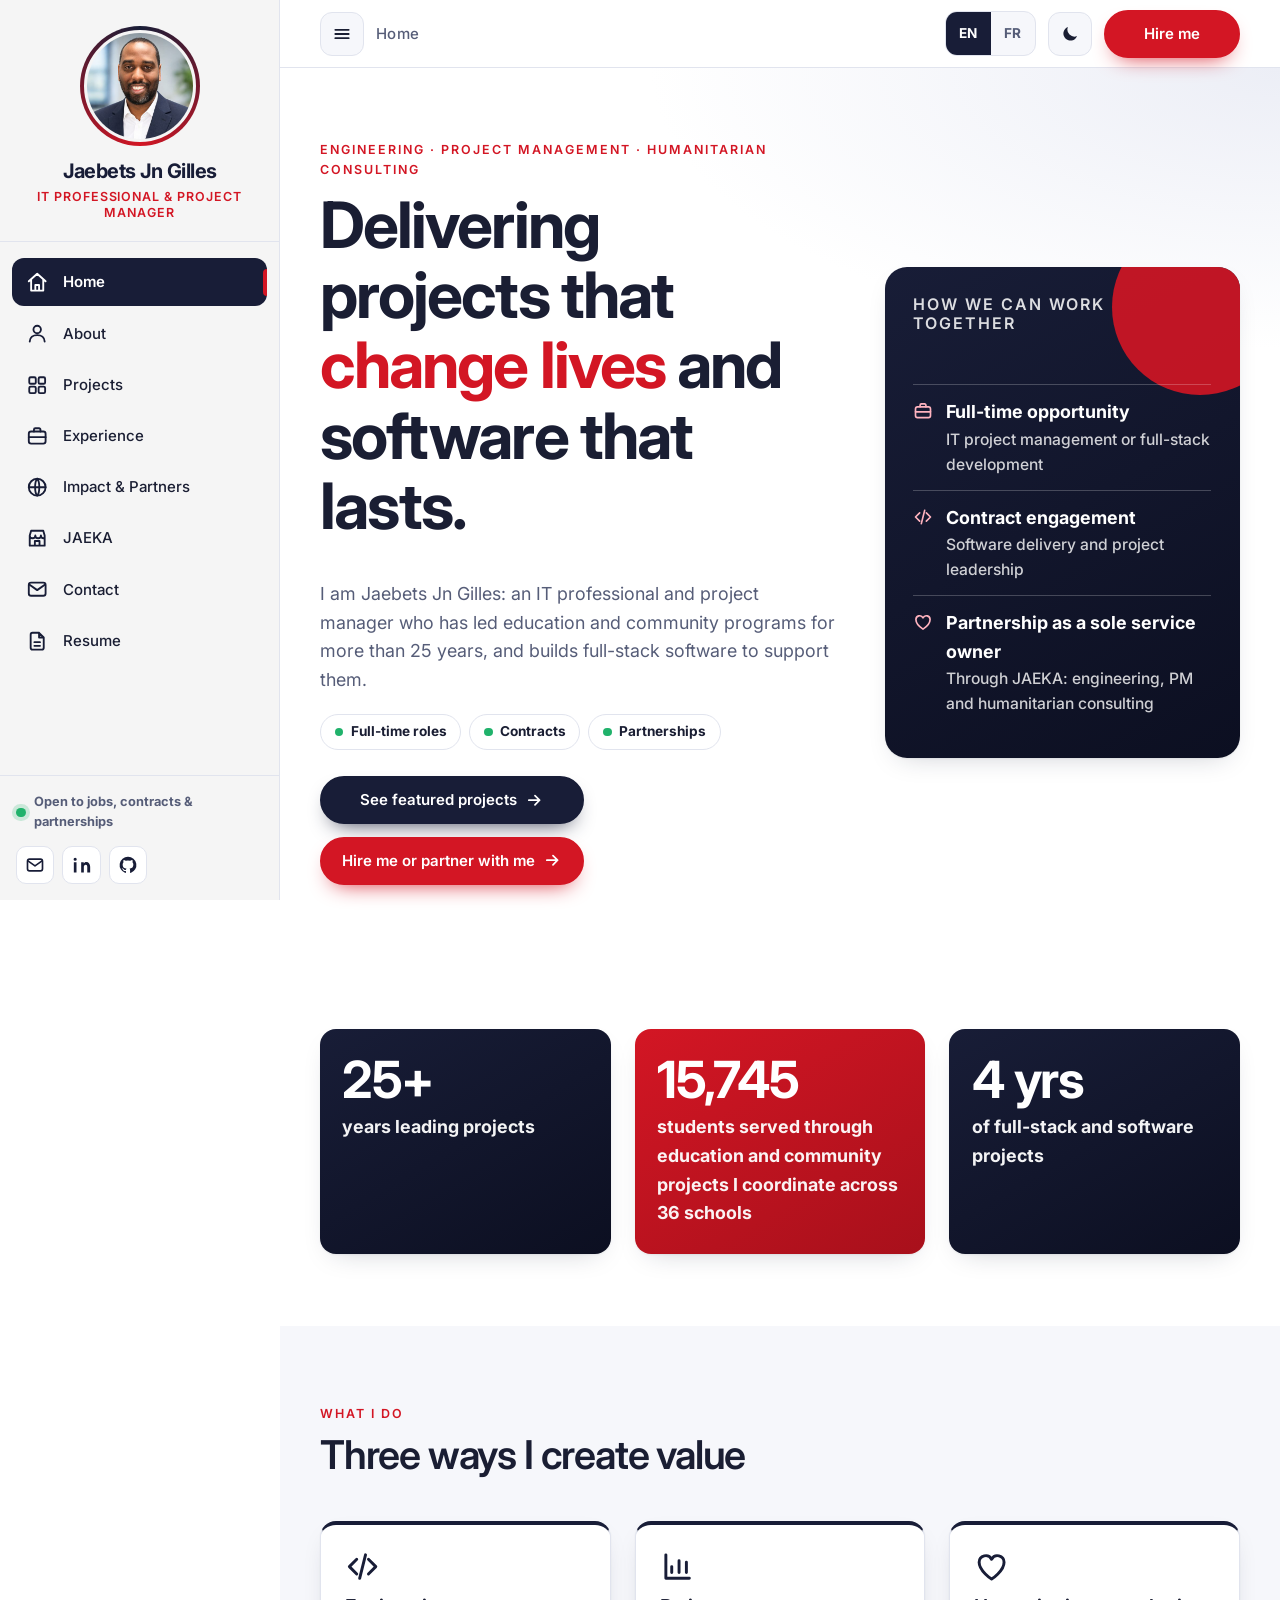
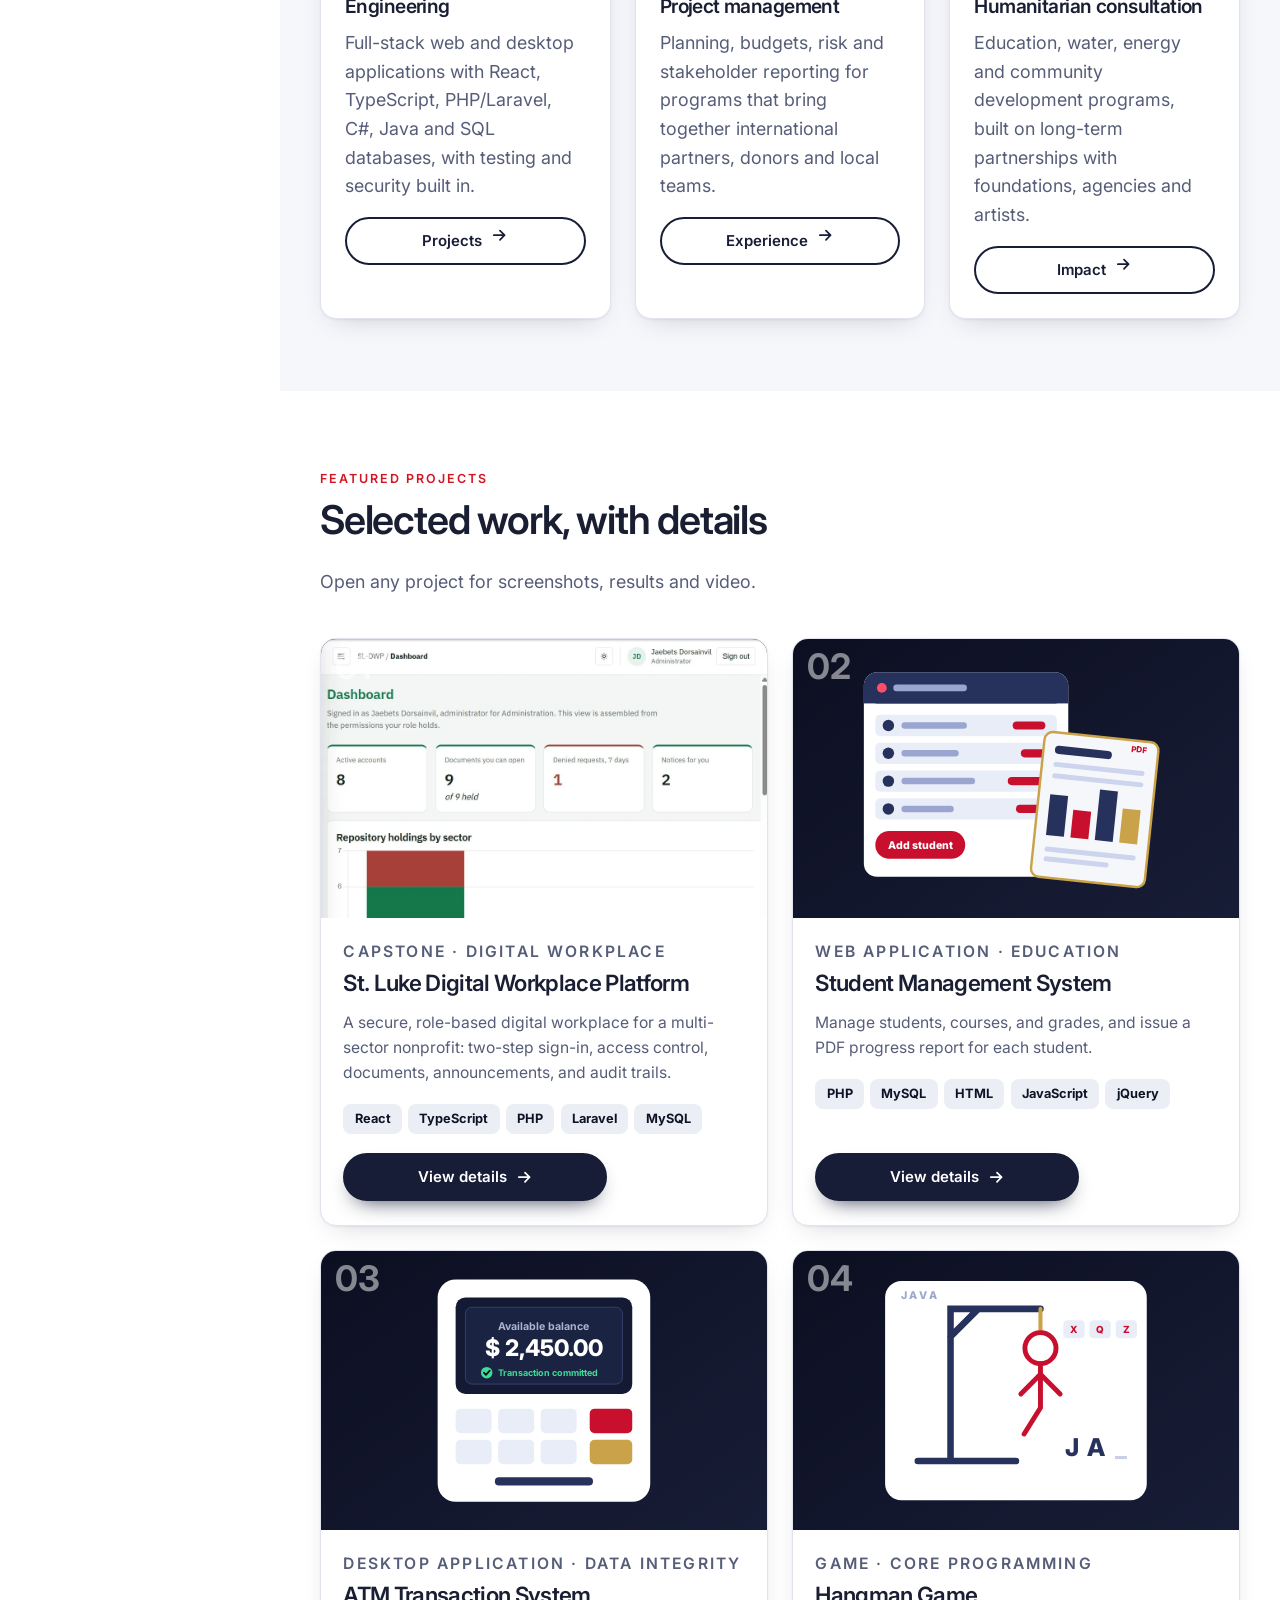
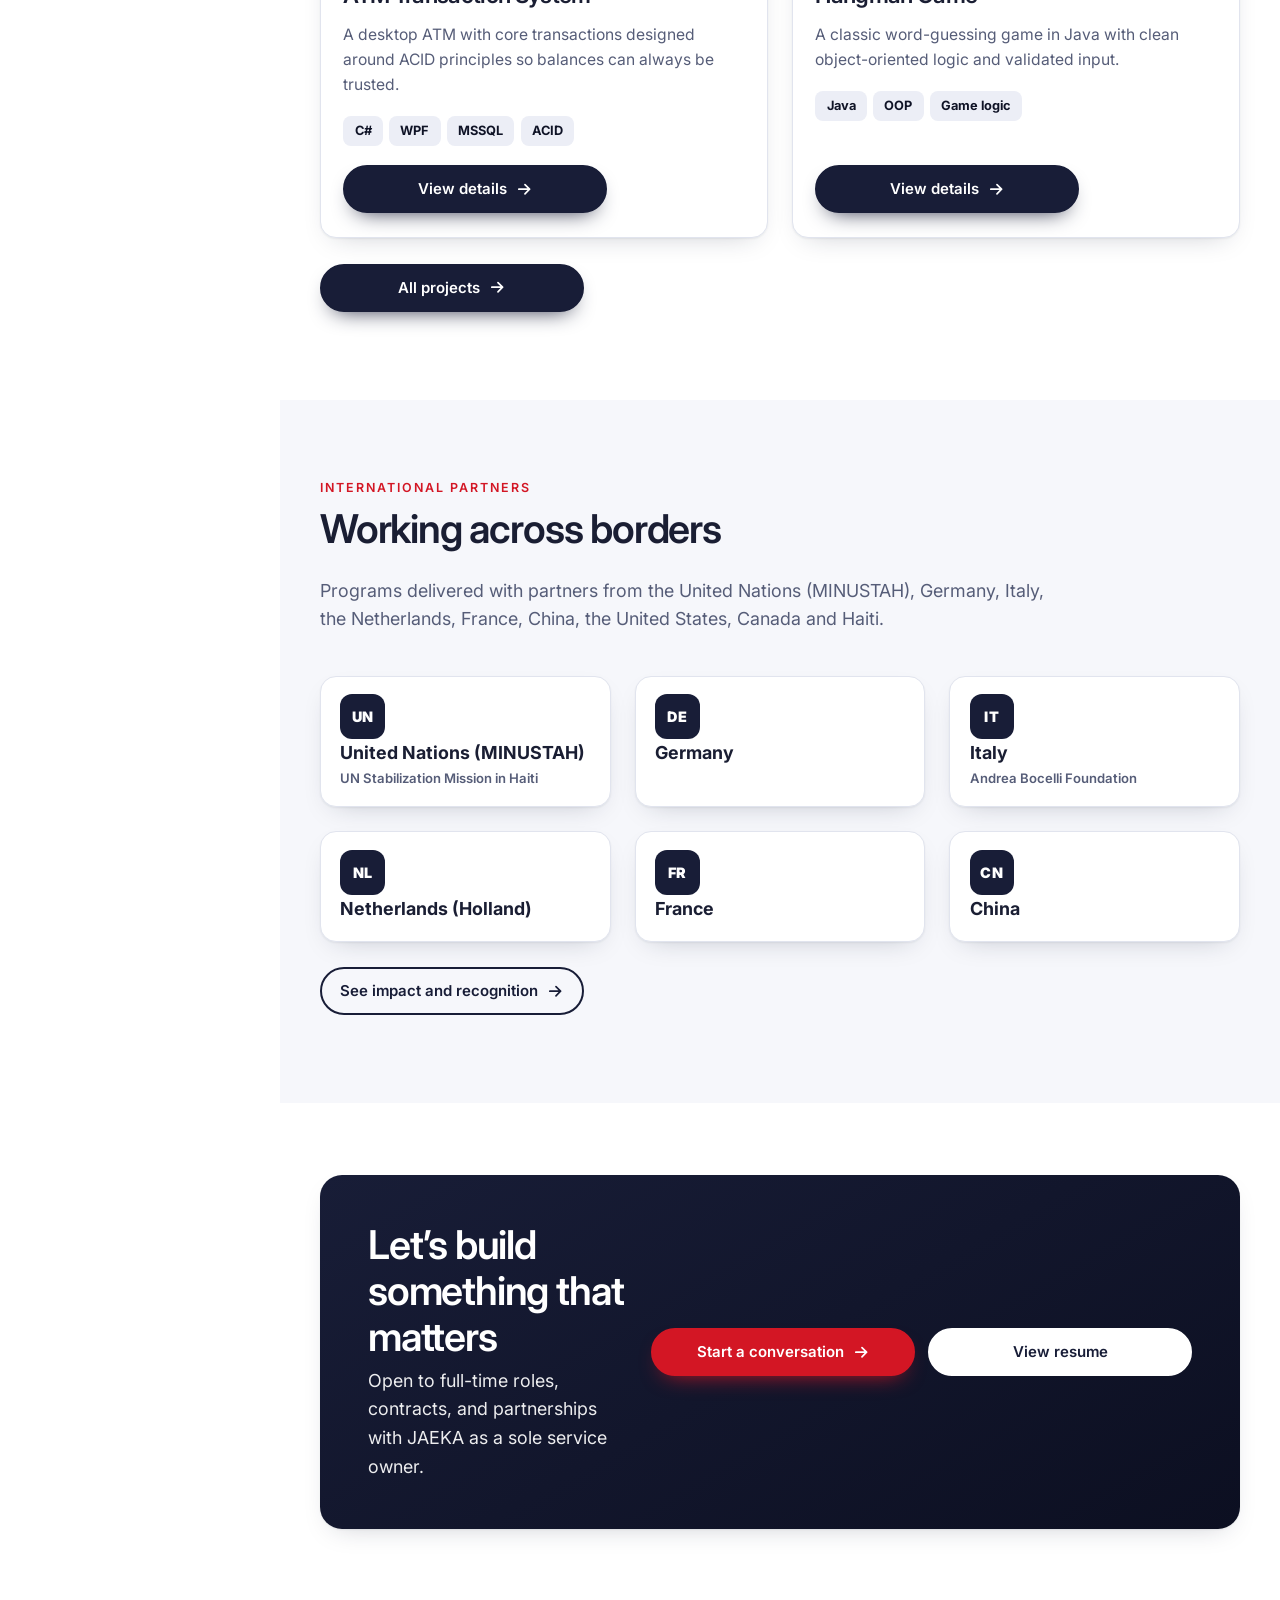
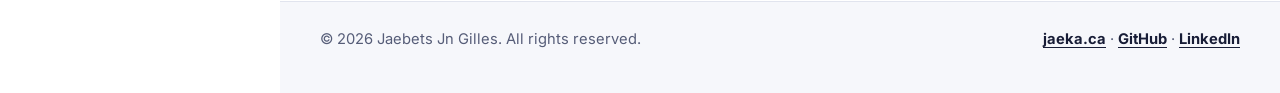
<file: index.html>
<!DOCTYPE html>

<html lang="en">
<head>
<meta charset="utf-8"/>
<meta content="width=device-width, initial-scale=1, viewport-fit=cover" name="viewport"/>
<title>Home | Jaebets Jn Gilles</title>
<meta content="Accueil | Jaebets Jn Gilles" name="title-fr"/>
<meta content="Jaebets Jn Gilles: IT professional and project manager. Engineering, project management and humanitarian consulting. 25+ years leading projects, 16,000 students, 36 schools." name="description"/>
<meta content="Jaebets Jn Gilles" name="author"/>
<meta content="#181d37" name="theme-color"/>
<link href="https://jaba24827.github.io/" rel="canonical"/>
<meta content="website" property="og:type"/><meta content="Home | Jaebets Jn Gilles" property="og:title"/>
<meta content="Jaebets Jn Gilles: IT professional and project manager. Engineering, project management and humanitarian consulting. 25+ years leading projects, 16,000 students, 36 schools." property="og:description"/><meta content="https://jaba24827.github.io/" property="og:url"/>
<meta content="https://jaba24827.github.io/assets/img/og-image.png" property="og:image"/><meta content="summary_large_image" name="twitter:card"/>
<link href="assets/favicon.svg" rel="icon" type="image/svg+xml"/>
<link href="https://fonts.googleapis.com" rel="preconnect"/><link crossorigin="" href="https://fonts.gstatic.com" rel="preconnect"/>
<link href="https://fonts.googleapis.com/css2?family=Inter:wght@400;500;600;700;800&amp;family=JetBrains+Mono:wght@400;500&amp;display=swap" rel="stylesheet"/>
<link href="assets/vendor/bootstrap.min.css" rel="stylesheet"/>
<link href="css/style.css" rel="stylesheet"/>
<script>(function(){try{var t=localStorage.getItem("theme");if(!t&&matchMedia("(prefers-color-scheme: dark)").matches)t="dark";if(t){document.documentElement.setAttribute("data-theme",t);document.documentElement.setAttribute("data-bs-theme",t)}}catch(e){}document.documentElement.classList.add("js")})();</script>
<script type="application/ld+json">{"@context":"https://schema.org","@type":"Person","name":"Jaebets Jn Gilles","jobTitle":"IT Professional and Project Manager","url":"https://jaba24827.github.io/","email":"mailto:jjaebets@jaeka.ca","address":{"@type":"PostalAddress","addressLocality":"Ottawa","addressCountry":"CA"},"sameAs":["https://www.linkedin.com/in/jaebets-jn-gilles-0a60b821b","https://github.com/Jaba24827","https://jaeka.ca"],"worksFor":{"@type":"Organization","name":"JAEKA"}}</script>
</head>
<body>
<svg aria-hidden="true" focusable="false" height="0" style="position:absolute" width="0">
<defs>
<symbol id="i-menu" viewBox="0 0 24 24"><path d="M4 7h16M4 12h16M4 17h16" fill="none" stroke="currentColor" stroke-linecap="round" stroke-width="2.2"></path></symbol>
<symbol id="i-close" viewBox="0 0 24 24"><path d="M6 6l12 12M18 6L6 18" fill="none" stroke="currentColor" stroke-linecap="round" stroke-width="2.2"></path></symbol>
<symbol id="i-moon" viewBox="0 0 24 24"><path d="M20.5 14.5A8.5 8.5 0 0 1 9.5 3.5a8.5 8.5 0 1 0 11 11z" fill="currentColor"></path></symbol>
<symbol id="i-sun" viewBox="0 0 24 24"><g fill="none" stroke="currentColor" stroke-linecap="round" stroke-width="2.2"><circle cx="12" cy="12" r="4.2"></circle><path d="M12 2.5v2.2M12 19.3v2.2M2.5 12h2.2M19.3 12h2.2M5.3 5.3l1.6 1.6M17.1 17.1l1.6 1.6M18.7 5.3l-1.6 1.6M6.9 17.1l-1.6 1.6"></path></g></symbol>
<symbol id="i-mail" viewBox="0 0 24 24"><g fill="none" stroke="currentColor" stroke-linecap="round" stroke-linejoin="round" stroke-width="2"><rect height="14" rx="2.5" width="18" x="3" y="5"></rect><path d="M3.5 7l8.5 6 8.5-6"></path></g></symbol>
<symbol id="i-linkedin" viewBox="0 0 24 24"><path d="M5.4 8.6H2.2V21h3.2V8.6zM3.8 3.2a1.9 1.9 0 1 0 0 3.8 1.9 1.9 0 0 0 0-3.8zM21.8 14.2c0-3.3-1.8-5.8-4.6-5.8-1.5 0-2.6.8-3.1 1.7V8.6H11V21h3.2v-6.4c0-1.7.8-2.8 2.2-2.8s1.9 1 1.9 2.7V21h3.5v-6.8z" fill="currentColor"></path></symbol>
<symbol id="i-github" viewBox="0 0 24 24"><path d="M12 2a10 10 0 0 0-3.2 19.5c.5.1.7-.2.7-.5v-1.8c-2.8.6-3.4-1.3-3.4-1.3-.5-1.2-1.1-1.5-1.1-1.5-.9-.6.1-.6.1-.6 1 .1 1.5 1 1.5 1 .9 1.5 2.4 1.1 3 .8.1-.7.4-1.1.6-1.3-2.2-.3-4.6-1.1-4.6-5 0-1.1.4-2 1-2.7-.1-.3-.4-1.3.1-2.7 0 0 .8-.3 2.8 1a9.6 9.6 0 0 1 5 0c1.9-1.3 2.8-1 2.8-1 .5 1.4.2 2.4.1 2.7.6.7 1 1.6 1 2.7 0 3.9-2.4 4.7-4.6 5 .4.3.7.9.7 1.9v2.8c0 .3.2.6.7.5A10 10 0 0 0 12 2z" fill="currentColor"></path></symbol>
<symbol id="i-pin" viewBox="0 0 24 24"><g fill="none" stroke="currentColor" stroke-linecap="round" stroke-linejoin="round" stroke-width="2"><path d="M12 21s7-6.2 7-11.5A7 7 0 0 0 5 9.500C5 14.800 12 21 12 21z"></path><circle cx="12" cy="9.500" r="2.500"></circle></g></symbol>
<symbol id="i-download" viewBox="0 0 24 24"><g fill="none" stroke="currentColor" stroke-linecap="round" stroke-linejoin="round" stroke-width="2.2"><path d="M12 3v12M7 10.500l5 5 5-5M4 20h16"></path></g></symbol>
<symbol id="i-arrow" viewBox="0 0 24 24"><g fill="none" stroke="currentColor" stroke-linecap="round" stroke-linejoin="round" stroke-width="2.2"><path d="M5 12h14M13 6l6 6-6 6"></path></g></symbol>
<symbol id="i-external" viewBox="0 0 24 24"><g fill="none" stroke="currentColor" stroke-linecap="round" stroke-linejoin="round" stroke-width="2.2"><path d="M14 4h6v6M20 4l-9 9M18 14v5a1 1 0 0 1-1 1H5a1 1 0 0 1-1-1V7a1 1 0 0 1 1-1h5"></path></g></symbol>
<symbol id="i-up" viewBox="0 0 24 24"><g fill="none" stroke="currentColor" stroke-linecap="round" stroke-linejoin="round" stroke-width="2.4"><path d="M12 19V5M6 11l6-6 6 6"></path></g></symbol>
<symbol id="i-code" viewBox="0 0 24 24"><g fill="none" stroke="currentColor" stroke-linecap="round" stroke-linejoin="round" stroke-width="2"><path d="M8 7l-5 5 5 5M16 7l5 5-5 5M14 4l-4 16"></path></g></symbol>
<symbol id="i-shield" viewBox="0 0 24 24"><g fill="none" stroke="currentColor" stroke-linecap="round" stroke-linejoin="round" stroke-width="2"><path d="M12 3l8 3v6c0 4.500-3.300 8-8 9-4.700-1-8-4.500-8-9V6l8-3z"></path><path d="M8.500 12l2.500 2.500 4.500-5"></path></g></symbol>
<symbol id="i-users" viewBox="0 0 24 24"><g fill="none" stroke="currentColor" stroke-linecap="round" stroke-linejoin="round" stroke-width="2"><circle cx="9" cy="8" r="3.500"></circle><path d="M2.500 20c0-3.600 2.900-6 6.500-6s6.500 2.400 6.500 6M16 4.600a3.500 3.500 0 0 1 0 6.800M18 14.300c2 .8 3.500 2.700 3.500 5.700"></path></g></symbol>
<symbol id="i-globe" viewBox="0 0 24 24"><g fill="none" stroke="currentColor" stroke-linecap="round" stroke-linejoin="round" stroke-width="2"><circle cx="12" cy="12" r="9"></circle><path d="M3 12h18M12 3c3 3 3 15 0 18M12 3c-3 3-3 15 0 18"></path></g></symbol>
<symbol id="i-scissors" viewBox="0 0 24 24"><g fill="none" stroke="currentColor" stroke-linecap="round" stroke-linejoin="round" stroke-width="2"><circle cx="6" cy="6.500" r="2.800"></circle><circle cx="6" cy="17.500" r="2.800"></circle><path d="M8.300 8.200L20 18M8.300 15.800L20 6"></path></g></symbol>
<symbol id="i-cart" viewBox="0 0 24 24"><g fill="none" stroke="currentColor" stroke-linecap="round" stroke-linejoin="round" stroke-width="2"><path d="M2.500 4h3l2.200 11h10.600l2-8H6.500"></path><circle cx="9.500" cy="19.500" r="1.500"></circle><circle cx="17" cy="19.500" r="1.500"></circle></g></symbol>
<symbol id="i-laptop" viewBox="0 0 24 24"><g fill="none" stroke="currentColor" stroke-linecap="round" stroke-linejoin="round" stroke-width="2"><rect height="11" rx="1.800" width="16" x="4" y="5"></rect><path d="M2 19.500h20M9.500 9.500L8 11l1.500 1.500M14.500 9.500L16 11l-1.500 1.500"></path></g></symbol>
<symbol id="i-award" viewBox="0 0 24 24"><g fill="none" stroke="currentColor" stroke-linecap="round" stroke-linejoin="round" stroke-width="2"><circle cx="12" cy="9" r="6"></circle><path d="M8.500 14L7 22l5-3 5 3-1.500-8"></path></g></symbol>
<symbol id="i-cap" viewBox="0 0 24 24"><g fill="none" stroke="currentColor" stroke-linecap="round" stroke-linejoin="round" stroke-width="2"><path d="M2 9l10-5 10 5-10 5L2 9z"></path><path d="M6 11.500V16c0 1.500 2.700 3 6 3s6-1.500 6-3v-4.500M22 9v6"></path></g></symbol>
<symbol id="i-db" viewBox="0 0 24 24"><g fill="none" stroke="currentColor" stroke-linecap="round" stroke-linejoin="round" stroke-width="2"><ellipse cx="12" cy="5.500" rx="7.500" ry="3"></ellipse><path d="M4.500 5.500v13c0 1.700 3.400 3 7.500 3s7.500-1.300 7.500-3v-13M4.500 12c0 1.700 3.400 3 7.500 3s7.500-1.300 7.500-3"></path></g></symbol>
<symbol id="i-chart" viewBox="0 0 24 24"><g fill="none" stroke="currentColor" stroke-linecap="round" stroke-linejoin="round" stroke-width="2"><path d="M4 20V4M4 20h16M8 16v-4M13 16V8M18 16v-7"></path></g></symbol>
<symbol id="i-palette" viewBox="0 0 24 24"><g fill="none" stroke="currentColor" stroke-linecap="round" stroke-linejoin="round" stroke-width="2"><path d="M12 3a9 9 0 1 0 0 18c1.400 0 2-1 1.500-2.100-.5-1.100.2-2.400 1.500-2.400H17a4 4 0 0 0 4-4C21 6.500 17 3 12 3z"></path><circle cx="7.500" cy="11" r="1"></circle><circle cx="10.500" cy="7.500" r="1"></circle><circle cx="15" cy="8" r="1"></circle></g></symbol>
<symbol id="i-heart" viewBox="0 0 24 24"><path d="M12 20.500S3.500 15 3.500 9A4.500 4.500 0 0 1 12 7a4.500 4.500 0 0 1 8.500 2c0 6-8.500 11.500-8.500 11.500z" fill="none" stroke="currentColor" stroke-linecap="round" stroke-linejoin="round" stroke-width="2"></path></symbol>
<symbol id="i-check" viewBox="0 0 24 24"><path d="M5 12.500l4.500 4.500L19 7.500" fill="none" stroke="currentColor" stroke-linecap="round" stroke-linejoin="round" stroke-width="2.600"></path></symbol>
<symbol id="i-home" viewBox="0 0 24 24"><g fill="none" stroke="currentColor" stroke-linecap="round" stroke-linejoin="round" stroke-width="2"><path d="M3 11l9-8 9 8M5.5 9.5V21h13V9.5M10 21v-6h4v6"></path></g></symbol>
<symbol id="i-user" viewBox="0 0 24 24"><g fill="none" stroke="currentColor" stroke-linecap="round" stroke-linejoin="round" stroke-width="2"><circle cx="12" cy="8" r="4"></circle><path d="M4 21c0-4.4 3.6-7 8-7s8 2.6 8 7"></path></g></symbol>
<symbol id="i-grid" viewBox="0 0 24 24"><g fill="none" stroke="currentColor" stroke-linejoin="round" stroke-width="2"><rect height="7" rx="1.5" width="7" x="3.5" y="3.5"></rect><rect height="7" rx="1.5" width="7" x="13.5" y="3.5"></rect><rect height="7" rx="1.5" width="7" x="3.5" y="13.5"></rect><rect height="7" rx="1.5" width="7" x="13.5" y="13.5"></rect></g></symbol>
<symbol id="i-briefcase" viewBox="0 0 24 24"><g fill="none" stroke="currentColor" stroke-linecap="round" stroke-linejoin="round" stroke-width="2"><rect height="13" rx="2.5" width="18" x="3" y="7"></rect><path d="M8.5 7V5a1.5 1.5 0 0 1 1.5-1.5h4A1.5 1.5 0 0 1 15.5 5v2M3 13h18"></path></g></symbol>
<symbol id="i-store" viewBox="0 0 24 24"><g fill="none" stroke="currentColor" stroke-linecap="round" stroke-linejoin="round" stroke-width="2"><path d="M4 9l1.5-5h13L20 9M4 9v11h16V9M4 9c0 1.7 1.3 3 3 3s3-1.300 3-3c0 1.700 1.300 3 3 3s3-1.300 3-3c0 1.700 1.300 3 3 3M9.500 20v-5h5v5"></path></g></symbol>
<symbol id="i-file" viewBox="0 0 24 24"><g fill="none" stroke="currentColor" stroke-linecap="round" stroke-linejoin="round" stroke-width="2"><path d="M14 3H7a2 2 0 0 0-2 2v14a2 2 0 0 0 2 2h10a2 2 0 0 0 2-2V8l-5-5zM14 3v5h5M9 13h6M9 17h6"></path></g></symbol>
<symbol id="i-chevrons" viewBox="0 0 24 24"><g fill="none" stroke="currentColor" stroke-linecap="round" stroke-linejoin="round" stroke-width="2.4"><path d="M11 17l-5-5 5-5M18 17l-5-5 5-5"></path></g></symbol>
<symbol id="i-play" viewBox="0 0 24 24"><g fill="none" stroke="currentColor" stroke-linecap="round" stroke-linejoin="round" stroke-width="2"><circle cx="12" cy="12" r="9.500"></circle><path d="M10 8.500l5.500 3.500-5.500 3.500z" fill="currentColor"></path></g></symbol>
<symbol id="i-image" viewBox="0 0 24 24"><g fill="none" stroke="currentColor" stroke-linecap="round" stroke-linejoin="round" stroke-width="2"><rect height="16" rx="2.500" width="18" x="3" y="4"></rect><circle cx="9" cy="10" r="1.800"></circle><path d="M21 16l-5-5-8 9"></path></g></symbol>
</defs>
</svg>
<a class="skip-link" href="#main"><span data-i18n="k67">Skip to content</span></a>
<aside aria-label="Main" class="sidebar" id="sidebar">
<a aria-label="Jaebets Jn Gilles, home" class="sb-brand" data-i18n-attr="aria-label:k84" href="index.html">
<span class="sb-avatar"><img alt="Portrait of Jaebets Jn Gilles" data-i18n-attr="alt:k85" height="400" src="assets/img/portrait-sm.jpg" width="400"/></span>
<span class="sb-name">Jaebets Jn Gilles</span>
<span class="sb-title" data-i18n="k86">IT Professional &amp; Project Manager</span>
</a>
<nav aria-label="Primary" class="sb-menu" data-i18n-attr="aria-label:k87"><ul><li><a aria-current="page" data-i18n-attr="title:k68" href="index.html" title="Home"><svg aria-hidden="true" class="ico"><use href="#i-home"></use></svg><span class="label" data-i18n="k69">Home</span></a></li><li><a data-i18n-attr="title:k70" href="about.html" title="About"><svg aria-hidden="true" class="ico"><use href="#i-user"></use></svg><span class="label" data-i18n="k71">About</span></a></li><li><a data-i18n-attr="title:k72" href="projects.html" title="Projects"><svg aria-hidden="true" class="ico"><use href="#i-grid"></use></svg><span class="label" data-i18n="k73">Projects</span></a></li><li><a data-i18n-attr="title:k74" href="experience.html" title="Experience"><svg aria-hidden="true" class="ico"><use href="#i-briefcase"></use></svg><span class="label" data-i18n="k75">Experience</span></a></li><li><a data-i18n-attr="title:k76" href="impact.html" title="Impact &amp; Partners"><svg aria-hidden="true" class="ico"><use href="#i-globe"></use></svg><span class="label" data-i18n="k77">Impact &amp; Partners</span></a></li><li><a data-i18n-attr="title:k78" href="jaeka.html" title="JAEKA"><svg aria-hidden="true" class="ico"><use href="#i-store"></use></svg><span class="label" data-i18n="k79">JAEKA</span></a></li><li><a data-i18n-attr="title:k80" href="contact.html" title="Contact"><svg aria-hidden="true" class="ico"><use href="#i-mail"></use></svg><span class="label" data-i18n="k81">Contact</span></a></li><li><a data-i18n-attr="title:k82" href="resume.html" title="Resume"><svg aria-hidden="true" class="ico"><use href="#i-file"></use></svg><span class="label" data-i18n="k83">Resume</span></a></li></ul></nav>
<div class="sb-foot">
<div class="sb-avail"><i></i><span data-i18n="k88">Open to jobs, contracts &amp; partnerships</span></div>
<div class="sb-social">
<a aria-label="Email" data-bs-placement="top" data-bs-title="Email" data-bs-toggle="tooltip" href="mailto:jjaebets@jaeka.ca"><svg aria-hidden="true" class="ico"><use href="#i-mail"></use></svg></a>
<a aria-label="LinkedIn" data-bs-placement="top" data-bs-title="LinkedIn" data-bs-toggle="tooltip" href="https://www.linkedin.com/in/jaebets-jn-gilles-0a60b821b" rel="noopener" target="_blank"><svg aria-hidden="true" class="ico"><use href="#i-linkedin"></use></svg></a>
<a aria-label="GitHub" data-bs-placement="top" data-bs-title="GitHub" data-bs-toggle="tooltip" href="https://github.com/Jaba24827" rel="noopener" target="_blank"><svg aria-hidden="true" class="ico"><use href="#i-github"></use></svg></a>
</div>
</div>
</aside>
<div aria-hidden="true" class="scrim"></div>
<div class="layout">
<header class="topbar">
<button aria-controls="sidebar" aria-expanded="true" aria-label="Open or close the menu" class="icon-btn" data-i18n-attr="aria-label:k89" id="drawer-btn" type="button"><svg aria-hidden="true" class="ico"><use href="#i-menu"></use></svg></button>
<a class="topbar__brand" href="index.html"><img alt="" height="80" src="assets/img/portrait-sm.jpg" width="80"/><span>Jaebets Jn Gilles</span></a>
<span class="topbar__title" data-i18n="k90">Home</span>
<div aria-label="Language" class="seg" data-i18n-attr="aria-label:k91" role="group">
<button aria-pressed="true" data-lang="en" lang="en" type="button">EN</button>
<button aria-pressed="false" data-lang="fr" lang="fr" type="button">FR</button>
</div>
<button aria-label="Toggle dark mode" class="icon-btn theme-toggle" data-bs-placement="top" data-bs-title="Toggle dark mode" data-bs-toggle="tooltip" data-i18n-attr="aria-label:k92" id="theme-toggle" type="button"><svg aria-hidden="true" class="ico moon"><use href="#i-moon"></use></svg><svg aria-hidden="true" class="ico sun"><use href="#i-sun"></use></svg></button>
<a class="btn btn--red btn--sm" href="contact.html"><span data-i18n="k93">Hire me</span></a>
</header>
<main id="main">
<section class="hero"><div class="container">


<div class="row align-items-center g-4 g-lg-5"><div class="col-lg-7"><div>
<span class="eyebrow" data-i18n="k1">Engineering · Project Management · Humanitarian consulting</span>
<h1 data-i18n="k2">Delivering projects that <span>change lives</span> and software that lasts.</h1>
<p class="lead" data-i18n="k3">I am Jaebets Jn Gilles: an IT professional and project manager who has led education and community programs for more than 25 years, and builds full-stack software to support them.</p>
<div class="avail-pills">
<span class="pill"><i></i><span data-i18n="k4">Full-time roles</span></span>
<span class="pill"><i></i><span data-i18n="k5">Contracts</span></span>
<span class="pill"><i></i><span data-i18n="k6">Partnerships</span></span>
</div>
<div class="cta-row" style="margin-top:1.6rem">
<a class="btn btn--blue" href="projects.html"><span data-i18n="k7">See featured projects</span><svg aria-hidden="true" class="ico"><use href="#i-arrow"></use></svg></a>
<a class="btn btn--red" href="contact.html"><span data-i18n="k8">Hire me or partner with me</span><svg aria-hidden="true" class="ico"><use href="#i-arrow"></use></svg></a>
</div>
</div></div><div class="col-lg-5"><aside class="hero-card">
<h3 data-i18n="k9">How we can work together</h3>
<ul>
<li><svg aria-hidden="true" class="ico"><use href="#i-briefcase"></use></svg><span><span data-i18n="k10">Full-time opportunity</span><small><span data-i18n="k11">IT project management or full-stack development</span></small></span></li>
<li><svg aria-hidden="true" class="ico"><use href="#i-code"></use></svg><span><span data-i18n="k12">Contract engagement</span><small><span data-i18n="k13">Software delivery and project leadership</span></small></span></li>
<li><svg aria-hidden="true" class="ico"><use href="#i-heart"></use></svg><span><span data-i18n="k14">Partnership as a sole service owner</span><small><span data-i18n="k15">Through JAEKA: engineering, PM and humanitarian consulting</span></small></span></li>
</ul>
</aside></div></div></div></section>
<section class="section"><div class="container"><div class="row g-3 g-lg-4 row-cols-1 row-cols-sm-2 row-cols-xl-3">
<div class="col"><div class="stat reveal"><strong data-count="25" data-suffix="+">25+</strong><span data-i18n="k16">years leading projects</span></div></div>
<div class="col"><div class="stat stat--red reveal"><strong data-count="16000">16,000</strong><span data-i18n="k17">students served through education and community projects I coordinate across 36 schools</span></div></div>
<div class="col"><div class="stat reveal"><strong data-count="4" data-suffix=" yrs">4 yrs</strong><span data-i18n="k18">of full-stack and software projects</span></div></div>
</div></div></section><section class="section section--tint"><div class="container"><div class="section-head reveal"><span class="eyebrow" data-i18n="k53">What I do</span><h2 data-i18n="k54">Three ways I create value</h2></div><div class="row g-3 g-lg-4 row-cols-1 row-cols-sm-2 row-cols-xl-3">
<div class="col"><div class="card pillar reveal"><svg aria-hidden="true" class="ico"><use href="#i-code"></use></svg><h3 data-i18n="k19">Engineering</h3><p data-i18n="k20">Full-stack web and desktop applications with React, TypeScript, PHP/Laravel, C#, Java and SQL databases, with testing and security built in.</p><a class="btn btn--outline btn--sm" href="projects.html"><span data-i18n="k21">Projects</span><svg aria-hidden="true" class="ico"><use href="#i-arrow"></use></svg></a></div></div>
<div class="col"><div class="card pillar reveal"><svg aria-hidden="true" class="ico"><use href="#i-chart"></use></svg><h3 data-i18n="k22">Project management</h3><p data-i18n="k23">Planning, budgets, risk and stakeholder reporting for programs that bring together international partners, donors and local teams.</p><a class="btn btn--outline btn--sm" href="experience.html"><span data-i18n="k24">Experience</span><svg aria-hidden="true" class="ico"><use href="#i-arrow"></use></svg></a></div></div>
<div class="col"><div class="card pillar reveal"><svg aria-hidden="true" class="ico"><use href="#i-heart"></use></svg><h3 data-i18n="k25">Humanitarian consultation</h3><p data-i18n="k26">Education, water, energy and community development programs, built on long-term partnerships with foundations, agencies and artists.</p><a class="btn btn--outline btn--sm" href="impact.html"><span data-i18n="k27">Impact</span><svg aria-hidden="true" class="ico"><use href="#i-arrow"></use></svg></a></div></div>
</div></div></section><section class="section"><div class="container"><div class="section-head reveal"><span class="eyebrow" data-i18n="k55">Featured projects</span><h2 data-i18n="k56">Selected work, with details</h2><p data-i18n="k57">Open any project for screenshots, results and video.</p></div><div class="row g-3 g-lg-4 row-cols-1 row-cols-md-2"><div class="col"><article class="card pcard reveal">
<div class="pcard__media"><span aria-hidden="true" class="pcard__num">01</span><picture><source srcset="assets/projects/sldwp/dashboard.webp" type="image/webp"/><img alt="Screenshot of St. Luke Digital Workplace Platform" data-i18n-attr="alt:k28" height="800" loading="lazy" src="assets/projects/sldwp/dashboard.jpg" width="1084"/></picture></div>
<div class="pcard__body">
<p class="pcard__kicker" data-i18n="k29">Capstone · Digital workplace</p>
<h3 data-i18n="k30">St. Luke Digital Workplace Platform</h3>
<p data-i18n="k31">A secure, role-based digital workplace for a multi-sector nonprofit: two-step sign-in, access control, documents, announcements, and audit trails.</p>
<ul class="chips"><li class="chip">React</li><li class="chip">TypeScript</li><li class="chip">PHP</li><li class="chip">Laravel</li><li class="chip">MySQL</li></ul>
<a class="btn btn--blue btn--sm" href="project-sldwp.html"><span data-i18n="k32">View details</span><svg aria-hidden="true" class="ico"><use href="#i-arrow"></use></svg></a>
</div>
</article></div><div class="col"><article class="card pcard reveal">
<div class="pcard__media"><span aria-hidden="true" class="pcard__num">02</span><svg aria-label="Illustration of a student management dashboard with a student table and a PDF progress report" class="art" role="img" viewBox="0 0 400 300">
<rect fill="#fff" height="250" rx="16" width="250" x="14" y="20"></rect>
<rect fill="#27325c" height="38" rx="16" width="250" x="14" y="20"></rect><rect fill="#27325c" height="16" width="250" x="14" y="42"></rect>
<circle cx="36" cy="39" fill="#ff4d67" r="6"></circle><rect fill="#9aa6cf" height="8" rx="4" width="90" x="50" y="35"></rect>
<g fill="#e9edf8"><rect height="26" rx="6" width="222" x="28" y="72"></rect><rect height="26" rx="6" width="222" x="28" y="106"></rect><rect height="26" rx="6" width="222" x="28" y="140"></rect><rect height="26" rx="6" width="222" x="28" y="174"></rect></g>
<g fill="#27325c"><circle cx="44" cy="85" r="7"></circle><circle cx="44" cy="119" r="7"></circle><circle cx="44" cy="153" r="7"></circle><circle cx="44" cy="187" r="7"></circle></g>
<g fill="#9aa6cf"><rect height="8" rx="4" width="80" x="60" y="81"></rect><rect height="8" rx="4" width="70" x="60" y="115"></rect><rect height="8" rx="4" width="90" x="60" y="149"></rect><rect height="8" rx="4" width="64" x="60" y="183"></rect></g>
<g fill="#c8102e"><rect height="10" rx="5" width="40" x="196" y="80"></rect><rect height="10" rx="5" width="30" x="206" y="114"></rect><rect height="10" rx="5" width="46" x="190" y="148"></rect><rect height="10" rx="5" width="36" x="200" y="182"></rect></g>
<rect fill="#c8102e" height="34" rx="17" width="110" x="28" y="214"></rect><text fill="#fff" font-size="13" font-weight="800" text-anchor="middle" x="83" y="236">Add student</text>
<g transform="translate(236,92) rotate(6)"><rect fill="#f6f7fb" height="178" rx="10" stroke="#c9a24a" stroke-width="3" width="140"></rect><rect fill="#27325c" height="10" rx="5" width="70" x="14" y="16"></rect><rect fill="#cdd5ee" height="6" rx="3" width="112" x="14" y="36"></rect><rect fill="#cdd5ee" height="6" rx="3" width="112" x="14" y="50"></rect><g fill="#27325c"><rect height="50" width="22" x="14" y="76"></rect><rect fill="#c8102e" height="34" width="22" x="44" y="92"></rect><rect height="62" width="22" x="74" y="64"></rect><rect fill="#c9a24a" height="42" width="22" x="104" y="84"></rect></g><rect fill="#cdd5ee" height="6" rx="3" width="112" x="14" y="140"></rect><rect fill="#cdd5ee" height="6" rx="3" width="80" x="14" y="152"></rect><text fill="#c8102e" font-size="10" font-weight="800" text-anchor="end" x="126" y="14">PDF</text></g>
</svg></div>
<div class="pcard__body">
<p class="pcard__kicker" data-i18n="k33">Web application · Education</p>
<h3 data-i18n="k34">Student Management System</h3>
<p data-i18n="k35">Manage students, courses, and grades, and issue a PDF progress report for each student.</p>
<ul class="chips"><li class="chip">PHP</li><li class="chip">MySQL</li><li class="chip">HTML</li><li class="chip">JavaScript</li><li class="chip">jQuery</li></ul>
<a class="btn btn--blue btn--sm" href="project-student-management.html"><span data-i18n="k36">View details</span><svg aria-hidden="true" class="ico"><use href="#i-arrow"></use></svg></a>
</div>
</article></div><div class="col"><article class="card pcard reveal">
<div class="pcard__media"><span aria-hidden="true" class="pcard__num">03</span><svg aria-label="Illustration of an ATM screen showing a successful transaction" class="art" role="img" viewBox="0 0 400 300">
<rect fill="#fff" height="272" rx="22" width="260" x="70" y="14"></rect>
<rect fill="#141a33" height="118" rx="12" width="216" x="92" y="36"></rect>
<rect fill="#1b2342" height="94" rx="8" stroke="#3a4777" width="192" x="104" y="48"></rect>
<text fill="#aab3cf" font-size="13" font-weight="700" text-anchor="middle" x="200" y="76">Available balance</text>
<text fill="#fff" font-size="28" font-weight="800" text-anchor="middle" x="200" y="108">$ 2,450.00</text>
<circle cx="130" cy="128" fill="#3ddc97" r="7"></circle><path d="M126.500 128l2.600 2.600 4.600-5" fill="none" stroke="#0d1226" stroke-linecap="round" stroke-linejoin="round" stroke-width="2.200"></path>
<text fill="#3ddc97" font-size="11" font-weight="700" x="144" y="132">Transaction committed</text>
<g fill="#e9edf8"><rect height="30" rx="6" width="44" x="92" y="172"></rect><rect height="30" rx="6" width="44" x="144" y="172"></rect><rect height="30" rx="6" width="44" x="196" y="172"></rect><rect height="30" rx="6" width="44" x="92" y="210"></rect><rect height="30" rx="6" width="44" x="144" y="210"></rect><rect height="30" rx="6" width="44" x="196" y="210"></rect></g>
<rect fill="#c8102e" height="30" rx="6" width="52" x="256" y="172"></rect><rect fill="#c9a24a" height="30" rx="6" width="52" x="256" y="210"></rect>
<rect fill="#27325c" height="10" rx="5" width="120" x="140" y="256"></rect>
</svg></div>
<div class="pcard__body">
<p class="pcard__kicker" data-i18n="k37">Desktop application · Data integrity</p>
<h3 data-i18n="k38">ATM Transaction System</h3>
<p data-i18n="k39">A desktop ATM with core transactions designed around ACID principles so balances can always be trusted.</p>
<ul class="chips"><li class="chip">C#</li><li class="chip">WPF</li><li class="chip">MSSQL</li><li class="chip">ACID</li></ul>
<a class="btn btn--blue btn--sm" href="project-atm.html"><span data-i18n="k40">View details</span><svg aria-hidden="true" class="ico"><use href="#i-arrow"></use></svg></a>
</div>
</article></div><div class="col"><article class="card pcard reveal">
<div class="pcard__media"><span aria-hidden="true" class="pcard__num">04</span><svg aria-label="Illustration of a Hangman game with a gallows and a partially guessed word" class="art" role="img" viewBox="0 0 400 300">
<rect fill="#fff" height="268" rx="20" width="320" x="40" y="16"></rect>
<g fill="none" stroke="#27325c" stroke-linecap="round" stroke-width="8"><path d="M80 236h120M120 236V50h110M120 84l34-34"></path></g>
<path d="M230 50v28" stroke="#c9a24a" stroke-linecap="round" stroke-width="5"></path>
<g fill="none" stroke="#c8102e" stroke-linecap="round" stroke-width="6"><circle cx="230" cy="98" r="19"></circle><path d="M230 117v54M230 130l-24 24M230 130l24 24M230 171l-20 32"></path></g>
<g fill="#27325c" font-size="30" font-weight="800" text-anchor="middle"><text x="268" y="230">J</text><text x="298" y="230">A</text><text fill="#c9cfe6" x="328" y="230">_</text></g>
<g fill="#9aa6cf" font-size="13" font-weight="800"><text x="60" y="38">J A V A</text></g>
<g fill="#e9edf8"><rect height="22" rx="5" width="26" x="258" y="64"></rect><rect height="22" rx="5" width="26" x="290" y="64"></rect><rect height="22" rx="5" width="26" x="322" y="64"></rect></g>
<g fill="#c8102e" font-size="12" font-weight="800" text-anchor="middle"><text x="271" y="80">X</text><text x="303" y="80">Q</text><text x="335" y="80">Z</text></g>
</svg></div>
<div class="pcard__body">
<p class="pcard__kicker" data-i18n="k41">Game · Core programming</p>
<h3 data-i18n="k42">Hangman Game</h3>
<p data-i18n="k43">A classic word-guessing game in Java with clean object-oriented logic and validated input.</p>
<ul class="chips"><li class="chip">Java</li><li class="chip">OOP</li><li class="chip">Game logic</li></ul>
<a class="btn btn--blue btn--sm" href="project-hangman.html"><span data-i18n="k44">View details</span><svg aria-hidden="true" class="ico"><use href="#i-arrow"></use></svg></a>
</div>
</article></div></div><p style="margin-top:1.6rem"><a class="btn btn--blue" href="projects.html"><span data-i18n="k58">All projects</span><svg aria-hidden="true" class="ico"><use href="#i-arrow"></use></svg></a></p></div></section><section class="section section--tint"><div class="container"><div class="section-head reveal"><span class="eyebrow" data-i18n="k59">International partners</span><h2 data-i18n="k60">Working across borders</h2><p data-i18n="k61">Programs delivered with partners from the United Nations (MINUSTAH), Germany, Italy, the Netherlands, France, China, the United States, Canada and Haiti.</p></div><div class="row g-3 g-lg-4 row-cols-1 row-cols-sm-2 row-cols-xl-3"><div class="col"><div class="card country reveal"><b>UN</b><div><div data-i18n="k45">United Nations (MINUSTAH)</div><span data-i18n="k46">UN Stabilization Mission in Haiti</span></div></div></div><div class="col"><div class="card country reveal"><b>DE</b><div><div data-i18n="k47">Germany</div></div></div></div><div class="col"><div class="card country reveal"><b>IT</b><div><div data-i18n="k48">Italy</div><span data-i18n="k49">Andrea Bocelli Foundation</span></div></div></div><div class="col"><div class="card country reveal"><b>NL</b><div><div data-i18n="k50">Netherlands (Holland)</div></div></div></div><div class="col"><div class="card country reveal"><b>FR</b><div><div data-i18n="k51">France</div></div></div></div><div class="col"><div class="card country reveal"><b>CN</b><div><div data-i18n="k52">China</div></div></div></div></div><p style="margin-top:1.6rem"><a class="btn btn--outline" href="impact.html"><span data-i18n="k62">See impact and recognition</span><svg aria-hidden="true" class="ico"><use href="#i-arrow"></use></svg></a></p></div></section><section class="section"><div class="container"><div class="banner reveal row align-items-center g-0"><div class="col-md"><h2 data-i18n="k63">Let’s build something that matters</h2><p data-i18n="k64">Open to full-time roles, contracts, and partnerships with JAEKA as a sole service owner.</p></div>
<div class="cta-row col-md-auto"><a class="btn btn--red" href="contact.html"><span data-i18n="k65">Start a conversation</span><svg aria-hidden="true" class="ico"><use href="#i-arrow"></use></svg></a><a class="btn btn--white" href="resume.html"><span data-i18n="k66">View resume</span></a></div></div></div></section>
</main>
<footer class="site-footer"><div class="container d-flex flex-wrap justify-content-between align-items-center gap-2 gap-md-4">
<p>© <span id="year">2026</span> Jaebets Jn Gilles. <span data-i18n="k94">All rights reserved.</span></p>
<p><a href="https://jaeka.ca" rel="noopener" target="_blank">jaeka.ca</a> · <a href="https://github.com/Jaba24827" rel="noopener" target="_blank">GitHub</a> · <a href="https://www.linkedin.com/in/jaebets-jn-gilles-0a60b821b" rel="noopener" target="_blank">LinkedIn</a></p>
</div></footer>
</div>
<script src="assets/vendor/jquery.min.js"></script>
<script src="assets/vendor/bootstrap.bundle.min.js"></script>
<script src="js/i18n.js"></script>
<script src="js/main.js"></script>
</body>
</html>
</file>
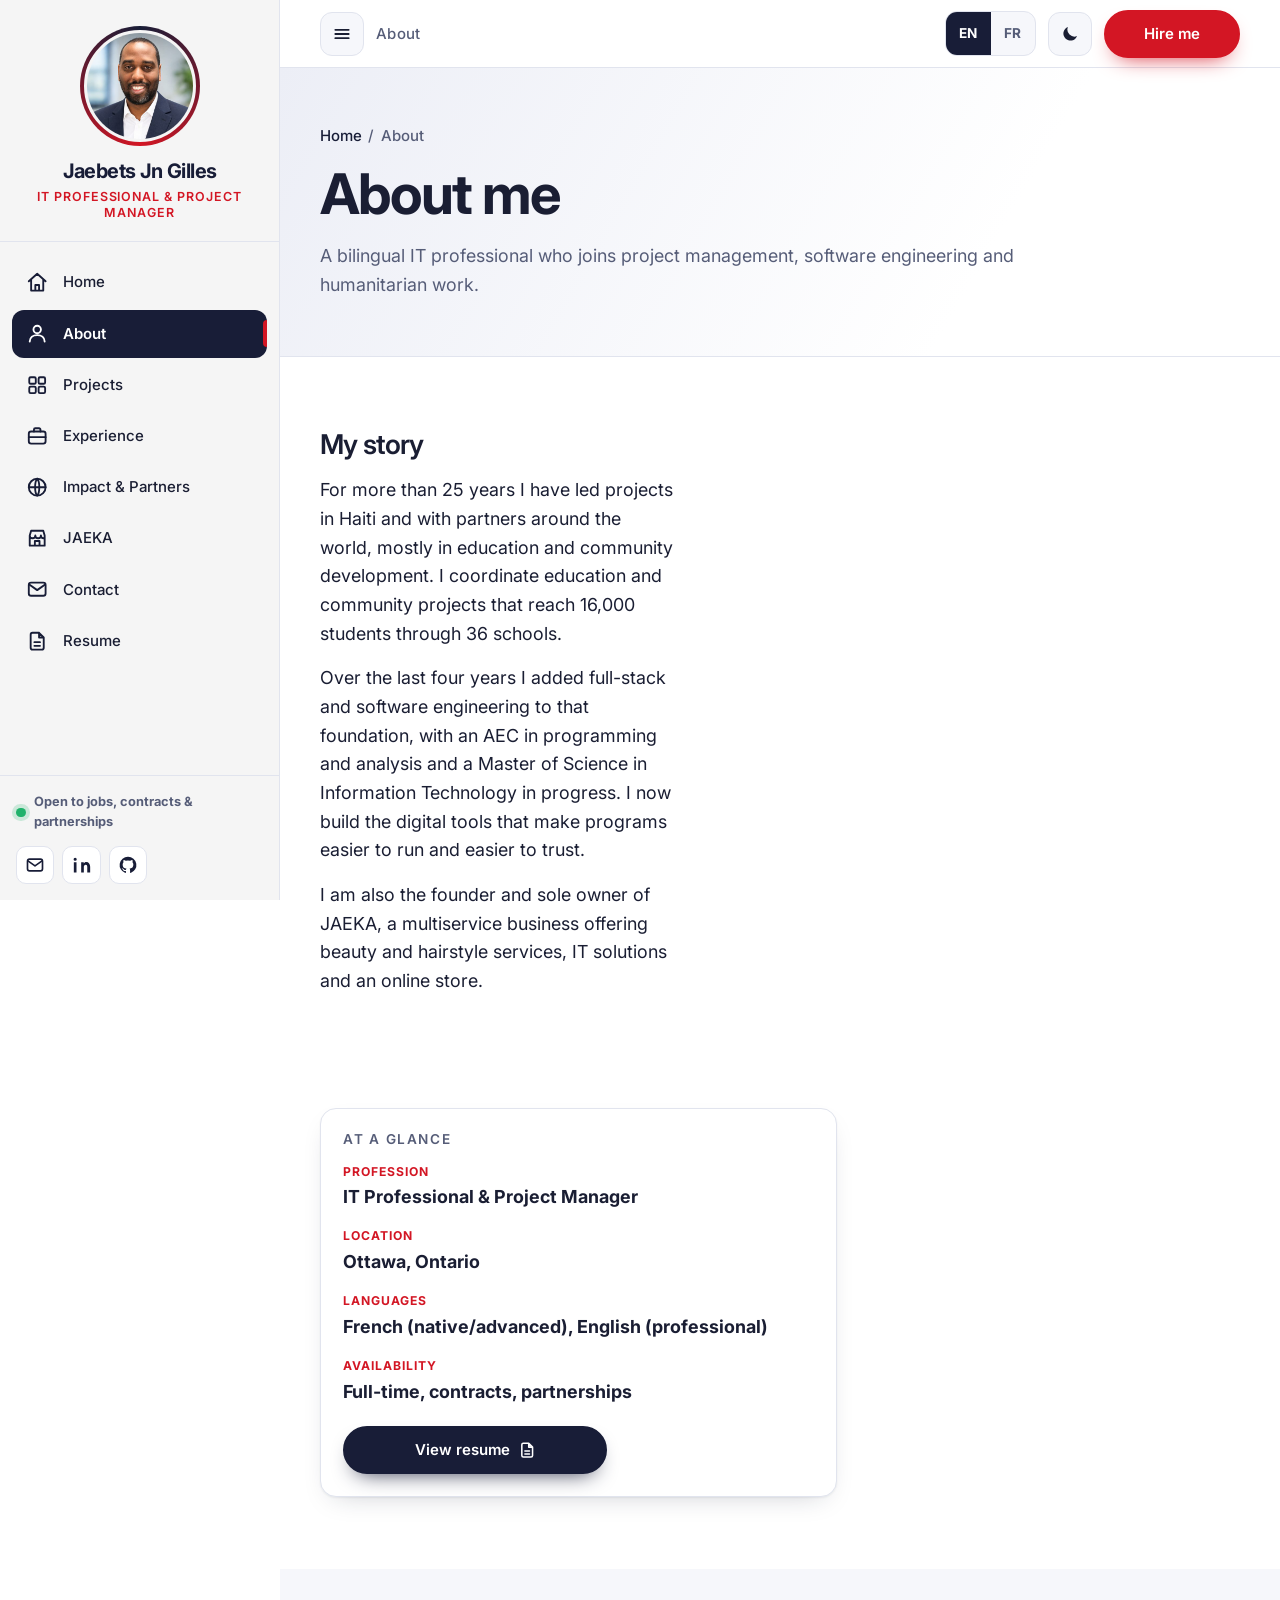
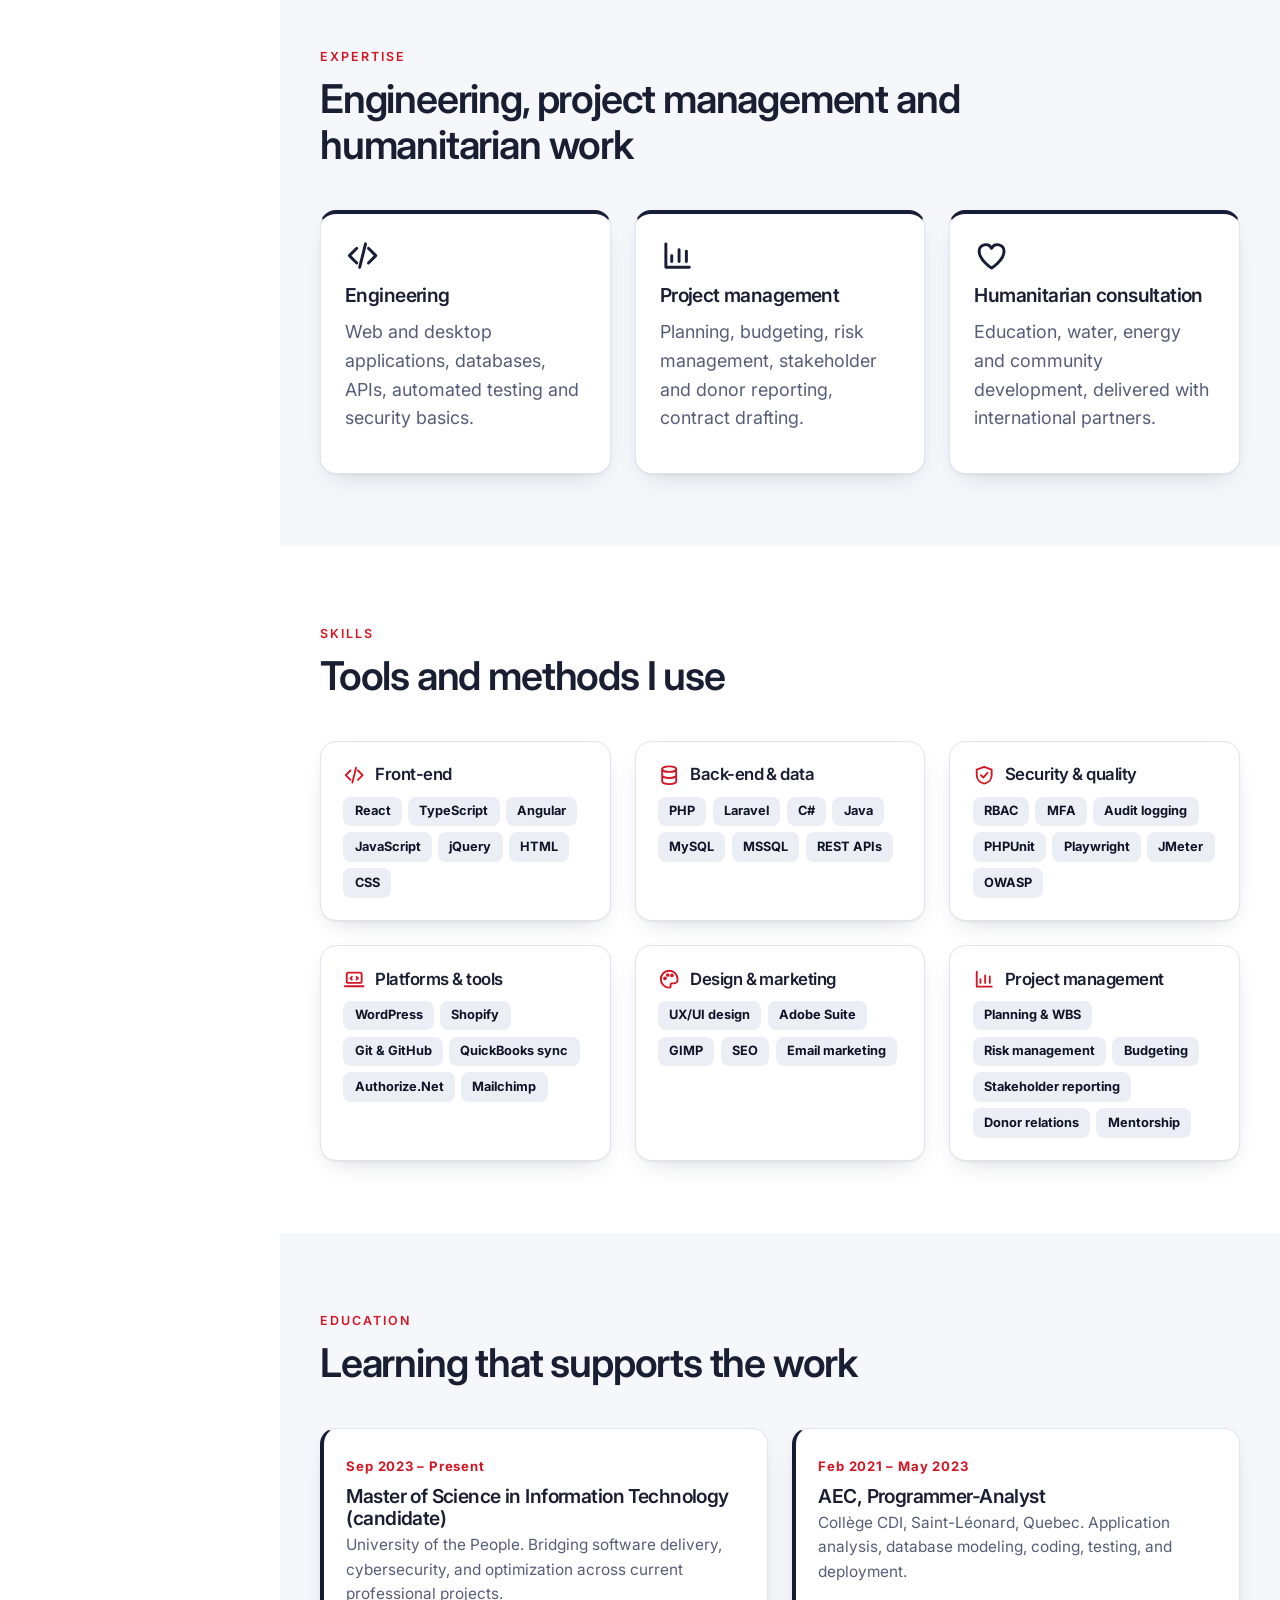
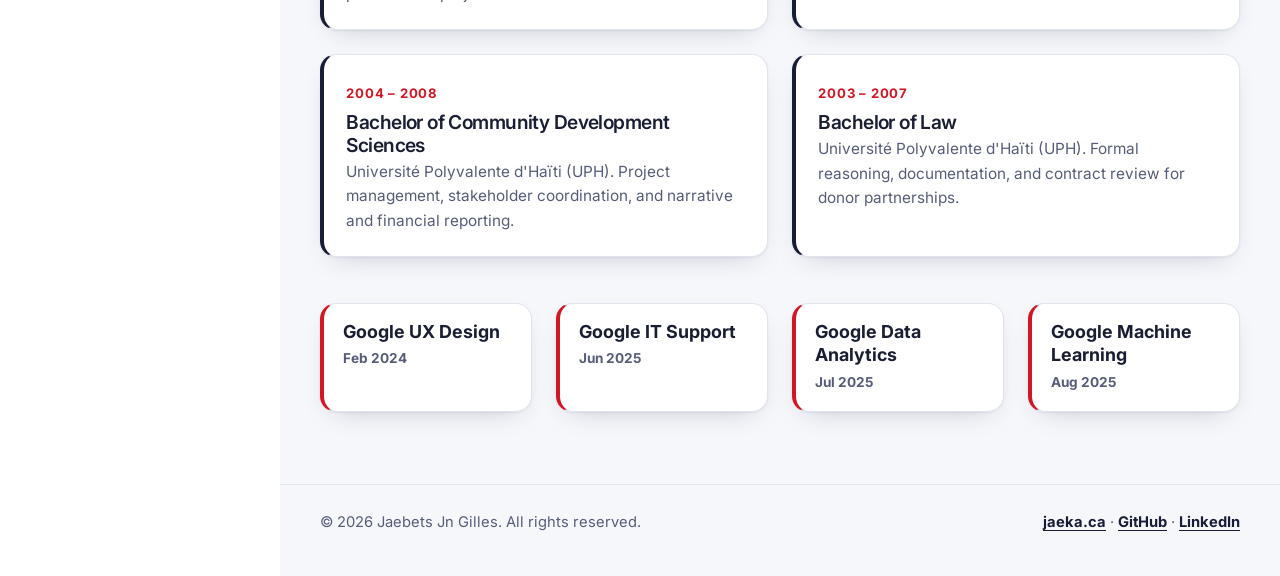
<file: about.html>
<!DOCTYPE html>

<html lang="en">
<head>
<meta charset="utf-8"/>
<meta content="width=device-width, initial-scale=1, viewport-fit=cover" name="viewport"/>
<title>About | Jaebets Jn Gilles</title>
<meta content="À propos | Jaebets Jn Gilles" name="title-fr"/>
<meta content="About Jaebets Jn Gilles: story, expertise, skills, education and certifications." name="description"/>
<meta content="Jaebets Jn Gilles" name="author"/>
<meta content="#181d37" name="theme-color"/>
<link href="https://jaba24827.github.io/about.html" rel="canonical"/>
<meta content="website" property="og:type"/><meta content="About | Jaebets Jn Gilles" property="og:title"/>
<meta content="About Jaebets Jn Gilles: story, expertise, skills, education and certifications." property="og:description"/><meta content="https://jaba24827.github.io/about.html" property="og:url"/>
<meta content="https://jaba24827.github.io/assets/img/og-image.png" property="og:image"/><meta content="summary_large_image" name="twitter:card"/>
<link href="assets/favicon.svg" rel="icon" type="image/svg+xml"/>
<link href="https://fonts.googleapis.com" rel="preconnect"/><link crossorigin="" href="https://fonts.gstatic.com" rel="preconnect"/>
<link href="https://fonts.googleapis.com/css2?family=Inter:wght@400;500;600;700;800&amp;family=JetBrains+Mono:wght@400;500&amp;display=swap" rel="stylesheet"/>
<link href="assets/vendor/bootstrap.min.css" rel="stylesheet"/>
<link href="css/style.css" rel="stylesheet"/>
<script>(function(){try{var t=localStorage.getItem("theme");if(!t&&matchMedia("(prefers-color-scheme: dark)").matches)t="dark";if(t){document.documentElement.setAttribute("data-theme",t);document.documentElement.setAttribute("data-bs-theme",t)}}catch(e){}document.documentElement.classList.add("js")})();</script>
</head>
<body>
<svg aria-hidden="true" focusable="false" height="0" style="position:absolute" width="0">
<defs>
<symbol id="i-menu" viewBox="0 0 24 24"><path d="M4 7h16M4 12h16M4 17h16" fill="none" stroke="currentColor" stroke-linecap="round" stroke-width="2.2"></path></symbol>
<symbol id="i-close" viewBox="0 0 24 24"><path d="M6 6l12 12M18 6L6 18" fill="none" stroke="currentColor" stroke-linecap="round" stroke-width="2.2"></path></symbol>
<symbol id="i-moon" viewBox="0 0 24 24"><path d="M20.5 14.5A8.5 8.5 0 0 1 9.5 3.5a8.5 8.5 0 1 0 11 11z" fill="currentColor"></path></symbol>
<symbol id="i-sun" viewBox="0 0 24 24"><g fill="none" stroke="currentColor" stroke-linecap="round" stroke-width="2.2"><circle cx="12" cy="12" r="4.2"></circle><path d="M12 2.5v2.2M12 19.3v2.2M2.5 12h2.2M19.3 12h2.2M5.3 5.3l1.6 1.6M17.1 17.1l1.6 1.6M18.7 5.3l-1.6 1.6M6.9 17.1l-1.6 1.6"></path></g></symbol>
<symbol id="i-mail" viewBox="0 0 24 24"><g fill="none" stroke="currentColor" stroke-linecap="round" stroke-linejoin="round" stroke-width="2"><rect height="14" rx="2.5" width="18" x="3" y="5"></rect><path d="M3.5 7l8.5 6 8.5-6"></path></g></symbol>
<symbol id="i-linkedin" viewBox="0 0 24 24"><path d="M5.4 8.6H2.2V21h3.2V8.6zM3.8 3.2a1.9 1.9 0 1 0 0 3.8 1.9 1.9 0 0 0 0-3.8zM21.8 14.2c0-3.3-1.8-5.8-4.6-5.8-1.5 0-2.6.8-3.1 1.7V8.6H11V21h3.2v-6.4c0-1.7.8-2.8 2.2-2.8s1.9 1 1.9 2.7V21h3.5v-6.8z" fill="currentColor"></path></symbol>
<symbol id="i-github" viewBox="0 0 24 24"><path d="M12 2a10 10 0 0 0-3.2 19.5c.5.1.7-.2.7-.5v-1.8c-2.8.6-3.4-1.3-3.4-1.3-.5-1.2-1.1-1.5-1.1-1.5-.9-.6.1-.6.1-.6 1 .1 1.5 1 1.5 1 .9 1.5 2.4 1.1 3 .8.1-.7.4-1.1.6-1.3-2.2-.3-4.6-1.1-4.6-5 0-1.1.4-2 1-2.7-.1-.3-.4-1.3.1-2.7 0 0 .8-.3 2.8 1a9.6 9.6 0 0 1 5 0c1.9-1.3 2.8-1 2.8-1 .5 1.4.2 2.4.1 2.7.6.7 1 1.6 1 2.7 0 3.9-2.4 4.7-4.6 5 .4.3.7.9.7 1.9v2.8c0 .3.2.6.7.5A10 10 0 0 0 12 2z" fill="currentColor"></path></symbol>
<symbol id="i-pin" viewBox="0 0 24 24"><g fill="none" stroke="currentColor" stroke-linecap="round" stroke-linejoin="round" stroke-width="2"><path d="M12 21s7-6.2 7-11.5A7 7 0 0 0 5 9.500C5 14.800 12 21 12 21z"></path><circle cx="12" cy="9.500" r="2.500"></circle></g></symbol>
<symbol id="i-download" viewBox="0 0 24 24"><g fill="none" stroke="currentColor" stroke-linecap="round" stroke-linejoin="round" stroke-width="2.2"><path d="M12 3v12M7 10.500l5 5 5-5M4 20h16"></path></g></symbol>
<symbol id="i-arrow" viewBox="0 0 24 24"><g fill="none" stroke="currentColor" stroke-linecap="round" stroke-linejoin="round" stroke-width="2.2"><path d="M5 12h14M13 6l6 6-6 6"></path></g></symbol>
<symbol id="i-external" viewBox="0 0 24 24"><g fill="none" stroke="currentColor" stroke-linecap="round" stroke-linejoin="round" stroke-width="2.2"><path d="M14 4h6v6M20 4l-9 9M18 14v5a1 1 0 0 1-1 1H5a1 1 0 0 1-1-1V7a1 1 0 0 1 1-1h5"></path></g></symbol>
<symbol id="i-up" viewBox="0 0 24 24"><g fill="none" stroke="currentColor" stroke-linecap="round" stroke-linejoin="round" stroke-width="2.4"><path d="M12 19V5M6 11l6-6 6 6"></path></g></symbol>
<symbol id="i-code" viewBox="0 0 24 24"><g fill="none" stroke="currentColor" stroke-linecap="round" stroke-linejoin="round" stroke-width="2"><path d="M8 7l-5 5 5 5M16 7l5 5-5 5M14 4l-4 16"></path></g></symbol>
<symbol id="i-shield" viewBox="0 0 24 24"><g fill="none" stroke="currentColor" stroke-linecap="round" stroke-linejoin="round" stroke-width="2"><path d="M12 3l8 3v6c0 4.500-3.300 8-8 9-4.700-1-8-4.500-8-9V6l8-3z"></path><path d="M8.500 12l2.500 2.500 4.500-5"></path></g></symbol>
<symbol id="i-users" viewBox="0 0 24 24"><g fill="none" stroke="currentColor" stroke-linecap="round" stroke-linejoin="round" stroke-width="2"><circle cx="9" cy="8" r="3.500"></circle><path d="M2.500 20c0-3.600 2.900-6 6.500-6s6.500 2.400 6.500 6M16 4.600a3.500 3.500 0 0 1 0 6.800M18 14.300c2 .8 3.500 2.700 3.500 5.700"></path></g></symbol>
<symbol id="i-globe" viewBox="0 0 24 24"><g fill="none" stroke="currentColor" stroke-linecap="round" stroke-linejoin="round" stroke-width="2"><circle cx="12" cy="12" r="9"></circle><path d="M3 12h18M12 3c3 3 3 15 0 18M12 3c-3 3-3 15 0 18"></path></g></symbol>
<symbol id="i-scissors" viewBox="0 0 24 24"><g fill="none" stroke="currentColor" stroke-linecap="round" stroke-linejoin="round" stroke-width="2"><circle cx="6" cy="6.500" r="2.800"></circle><circle cx="6" cy="17.500" r="2.800"></circle><path d="M8.300 8.200L20 18M8.300 15.800L20 6"></path></g></symbol>
<symbol id="i-cart" viewBox="0 0 24 24"><g fill="none" stroke="currentColor" stroke-linecap="round" stroke-linejoin="round" stroke-width="2"><path d="M2.500 4h3l2.200 11h10.600l2-8H6.500"></path><circle cx="9.500" cy="19.500" r="1.500"></circle><circle cx="17" cy="19.500" r="1.500"></circle></g></symbol>
<symbol id="i-laptop" viewBox="0 0 24 24"><g fill="none" stroke="currentColor" stroke-linecap="round" stroke-linejoin="round" stroke-width="2"><rect height="11" rx="1.800" width="16" x="4" y="5"></rect><path d="M2 19.500h20M9.500 9.500L8 11l1.500 1.500M14.500 9.500L16 11l-1.500 1.500"></path></g></symbol>
<symbol id="i-award" viewBox="0 0 24 24"><g fill="none" stroke="currentColor" stroke-linecap="round" stroke-linejoin="round" stroke-width="2"><circle cx="12" cy="9" r="6"></circle><path d="M8.500 14L7 22l5-3 5 3-1.500-8"></path></g></symbol>
<symbol id="i-cap" viewBox="0 0 24 24"><g fill="none" stroke="currentColor" stroke-linecap="round" stroke-linejoin="round" stroke-width="2"><path d="M2 9l10-5 10 5-10 5L2 9z"></path><path d="M6 11.500V16c0 1.500 2.700 3 6 3s6-1.500 6-3v-4.500M22 9v6"></path></g></symbol>
<symbol id="i-db" viewBox="0 0 24 24"><g fill="none" stroke="currentColor" stroke-linecap="round" stroke-linejoin="round" stroke-width="2"><ellipse cx="12" cy="5.500" rx="7.500" ry="3"></ellipse><path d="M4.500 5.500v13c0 1.700 3.400 3 7.500 3s7.500-1.300 7.500-3v-13M4.500 12c0 1.700 3.400 3 7.500 3s7.500-1.300 7.500-3"></path></g></symbol>
<symbol id="i-chart" viewBox="0 0 24 24"><g fill="none" stroke="currentColor" stroke-linecap="round" stroke-linejoin="round" stroke-width="2"><path d="M4 20V4M4 20h16M8 16v-4M13 16V8M18 16v-7"></path></g></symbol>
<symbol id="i-palette" viewBox="0 0 24 24"><g fill="none" stroke="currentColor" stroke-linecap="round" stroke-linejoin="round" stroke-width="2"><path d="M12 3a9 9 0 1 0 0 18c1.400 0 2-1 1.500-2.100-.5-1.100.2-2.400 1.500-2.400H17a4 4 0 0 0 4-4C21 6.500 17 3 12 3z"></path><circle cx="7.500" cy="11" r="1"></circle><circle cx="10.500" cy="7.500" r="1"></circle><circle cx="15" cy="8" r="1"></circle></g></symbol>
<symbol id="i-heart" viewBox="0 0 24 24"><path d="M12 20.500S3.500 15 3.500 9A4.500 4.500 0 0 1 12 7a4.500 4.500 0 0 1 8.500 2c0 6-8.500 11.500-8.500 11.500z" fill="none" stroke="currentColor" stroke-linecap="round" stroke-linejoin="round" stroke-width="2"></path></symbol>
<symbol id="i-check" viewBox="0 0 24 24"><path d="M5 12.500l4.500 4.500L19 7.500" fill="none" stroke="currentColor" stroke-linecap="round" stroke-linejoin="round" stroke-width="2.600"></path></symbol>
<symbol id="i-home" viewBox="0 0 24 24"><g fill="none" stroke="currentColor" stroke-linecap="round" stroke-linejoin="round" stroke-width="2"><path d="M3 11l9-8 9 8M5.5 9.5V21h13V9.5M10 21v-6h4v6"></path></g></symbol>
<symbol id="i-user" viewBox="0 0 24 24"><g fill="none" stroke="currentColor" stroke-linecap="round" stroke-linejoin="round" stroke-width="2"><circle cx="12" cy="8" r="4"></circle><path d="M4 21c0-4.4 3.6-7 8-7s8 2.6 8 7"></path></g></symbol>
<symbol id="i-grid" viewBox="0 0 24 24"><g fill="none" stroke="currentColor" stroke-linejoin="round" stroke-width="2"><rect height="7" rx="1.5" width="7" x="3.5" y="3.5"></rect><rect height="7" rx="1.5" width="7" x="13.5" y="3.5"></rect><rect height="7" rx="1.5" width="7" x="3.5" y="13.5"></rect><rect height="7" rx="1.5" width="7" x="13.5" y="13.5"></rect></g></symbol>
<symbol id="i-briefcase" viewBox="0 0 24 24"><g fill="none" stroke="currentColor" stroke-linecap="round" stroke-linejoin="round" stroke-width="2"><rect height="13" rx="2.5" width="18" x="3" y="7"></rect><path d="M8.5 7V5a1.5 1.5 0 0 1 1.5-1.5h4A1.5 1.5 0 0 1 15.5 5v2M3 13h18"></path></g></symbol>
<symbol id="i-store" viewBox="0 0 24 24"><g fill="none" stroke="currentColor" stroke-linecap="round" stroke-linejoin="round" stroke-width="2"><path d="M4 9l1.5-5h13L20 9M4 9v11h16V9M4 9c0 1.7 1.3 3 3 3s3-1.300 3-3c0 1.700 1.300 3 3 3s3-1.300 3-3c0 1.700 1.300 3 3 3M9.500 20v-5h5v5"></path></g></symbol>
<symbol id="i-file" viewBox="0 0 24 24"><g fill="none" stroke="currentColor" stroke-linecap="round" stroke-linejoin="round" stroke-width="2"><path d="M14 3H7a2 2 0 0 0-2 2v14a2 2 0 0 0 2 2h10a2 2 0 0 0 2-2V8l-5-5zM14 3v5h5M9 13h6M9 17h6"></path></g></symbol>
<symbol id="i-chevrons" viewBox="0 0 24 24"><g fill="none" stroke="currentColor" stroke-linecap="round" stroke-linejoin="round" stroke-width="2.4"><path d="M11 17l-5-5 5-5M18 17l-5-5 5-5"></path></g></symbol>
<symbol id="i-play" viewBox="0 0 24 24"><g fill="none" stroke="currentColor" stroke-linecap="round" stroke-linejoin="round" stroke-width="2"><circle cx="12" cy="12" r="9.500"></circle><path d="M10 8.500l5.500 3.500-5.500 3.500z" fill="currentColor"></path></g></symbol>
<symbol id="i-image" viewBox="0 0 24 24"><g fill="none" stroke="currentColor" stroke-linecap="round" stroke-linejoin="round" stroke-width="2"><rect height="16" rx="2.500" width="18" x="3" y="4"></rect><circle cx="9" cy="10" r="1.800"></circle><path d="M21 16l-5-5-8 9"></path></g></symbol>
</defs>
</svg>
<a class="skip-link" href="#main"><span data-i18n="k475">Skip to content</span></a>
<aside aria-label="Main" class="sidebar" id="sidebar">
<a aria-label="Jaebets Jn Gilles, home" class="sb-brand" data-i18n-attr="aria-label:k492" href="index.html">
<span class="sb-avatar"><img alt="Portrait of Jaebets Jn Gilles" data-i18n-attr="alt:k493" height="400" src="assets/img/portrait-sm.jpg" width="400"/></span>
<span class="sb-name">Jaebets Jn Gilles</span>
<span class="sb-title" data-i18n="k494">IT Professional &amp; Project Manager</span>
</a>
<nav aria-label="Primary" class="sb-menu" data-i18n-attr="aria-label:k495"><ul><li><a data-i18n-attr="title:k476" href="index.html" title="Home"><svg aria-hidden="true" class="ico"><use href="#i-home"></use></svg><span class="label" data-i18n="k477">Home</span></a></li><li><a aria-current="page" data-i18n-attr="title:k478" href="about.html" title="About"><svg aria-hidden="true" class="ico"><use href="#i-user"></use></svg><span class="label" data-i18n="k479">About</span></a></li><li><a data-i18n-attr="title:k480" href="projects.html" title="Projects"><svg aria-hidden="true" class="ico"><use href="#i-grid"></use></svg><span class="label" data-i18n="k481">Projects</span></a></li><li><a data-i18n-attr="title:k482" href="experience.html" title="Experience"><svg aria-hidden="true" class="ico"><use href="#i-briefcase"></use></svg><span class="label" data-i18n="k483">Experience</span></a></li><li><a data-i18n-attr="title:k484" href="impact.html" title="Impact &amp; Partners"><svg aria-hidden="true" class="ico"><use href="#i-globe"></use></svg><span class="label" data-i18n="k485">Impact &amp; Partners</span></a></li><li><a data-i18n-attr="title:k486" href="jaeka.html" title="JAEKA"><svg aria-hidden="true" class="ico"><use href="#i-store"></use></svg><span class="label" data-i18n="k487">JAEKA</span></a></li><li><a data-i18n-attr="title:k488" href="contact.html" title="Contact"><svg aria-hidden="true" class="ico"><use href="#i-mail"></use></svg><span class="label" data-i18n="k489">Contact</span></a></li><li><a data-i18n-attr="title:k490" href="resume.html" title="Resume"><svg aria-hidden="true" class="ico"><use href="#i-file"></use></svg><span class="label" data-i18n="k491">Resume</span></a></li></ul></nav>
<div class="sb-foot">
<div class="sb-avail"><i></i><span data-i18n="k496">Open to jobs, contracts &amp; partnerships</span></div>
<div class="sb-social">
<a aria-label="Email" data-bs-placement="top" data-bs-title="Email" data-bs-toggle="tooltip" href="mailto:jjaebets@jaeka.ca"><svg aria-hidden="true" class="ico"><use href="#i-mail"></use></svg></a>
<a aria-label="LinkedIn" data-bs-placement="top" data-bs-title="LinkedIn" data-bs-toggle="tooltip" href="https://www.linkedin.com/in/jaebets-jn-gilles-0a60b821b" rel="noopener" target="_blank"><svg aria-hidden="true" class="ico"><use href="#i-linkedin"></use></svg></a>
<a aria-label="GitHub" data-bs-placement="top" data-bs-title="GitHub" data-bs-toggle="tooltip" href="https://github.com/Jaba24827" rel="noopener" target="_blank"><svg aria-hidden="true" class="ico"><use href="#i-github"></use></svg></a>
</div>
</div>
</aside>
<div aria-hidden="true" class="scrim"></div>
<div class="layout">
<header class="topbar">
<button aria-controls="sidebar" aria-expanded="true" aria-label="Open or close the menu" class="icon-btn" data-i18n-attr="aria-label:k497" id="drawer-btn" type="button"><svg aria-hidden="true" class="ico"><use href="#i-menu"></use></svg></button>
<a class="topbar__brand" href="index.html"><img alt="" height="80" src="assets/img/portrait-sm.jpg" width="80"/><span>Jaebets Jn Gilles</span></a>
<span class="topbar__title" data-i18n="k498">About</span>
<div aria-label="Language" class="seg" data-i18n-attr="aria-label:k499" role="group">
<button aria-pressed="true" data-lang="en" lang="en" type="button">EN</button>
<button aria-pressed="false" data-lang="fr" lang="fr" type="button">FR</button>
</div>
<button aria-label="Toggle dark mode" class="icon-btn theme-toggle" data-bs-placement="top" data-bs-title="Toggle dark mode" data-bs-toggle="tooltip" data-i18n-attr="aria-label:k500" id="theme-toggle" type="button"><svg aria-hidden="true" class="ico moon"><use href="#i-moon"></use></svg><svg aria-hidden="true" class="ico sun"><use href="#i-sun"></use></svg></button>
<a class="btn btn--red btn--sm" href="contact.html"><span data-i18n="k501">Hire me</span></a>
</header>
<main id="main">
<section class="page-hero"><div class="container"><nav aria-label="Breadcrumb" class="crumbs"><a href="index.html"><span data-i18n="k424">Home</span></a> <span>/</span> <span data-i18n="k425">About</span></nav><h1 data-i18n="k426">About me</h1><p class="lead" data-i18n="k427">A bilingual IT professional who joins project management, software engineering and humanitarian work.</p></div></section>
<section class="section"><div class="container"><div class="contact__grid row g-4 g-lg-5 align-items-start"><div class="col-lg-5"><div class="prose reveal">
<h2 data-i18n="k428">My story</h2>
<p data-i18n="k429">For more than 25 years I have led projects in Haiti and with partners around the world, mostly in education and community development. I coordinate education and community projects that reach 16,000 students through 36 schools.</p>
<p data-i18n="k430">Over the last four years I added full-stack and software engineering to that foundation, with an AEC in programming and analysis and a Master of Science in Information Technology in progress. I now build the digital tools that make programs easier to run and easier to trust.</p>
<p data-i18n="k431">I am also the founder and sole owner of JAEKA, a multiservice business offering beauty and hairstyle services, IT solutions and an online store.</p>
</div></div>
<div class="col-lg-7"><aside class="card facts reveal" style="position:static"><h3 data-i18n="k432">At a glance</h3><dl>
<dt data-i18n="k433">Profession</dt><dd><span data-i18n="k434">IT Professional &amp; Project Manager</span></dd>
<dt data-i18n="k435">Location</dt><dd>Ottawa, Ontario</dd>
<dt data-i18n="k436">Languages</dt><dd><span data-i18n="k437">French (native/advanced), English (professional)</span></dd>
<dt data-i18n="k438">Availability</dt><dd><span data-i18n="k439">Full-time, contracts, partnerships</span></dd></dl>
<a class="btn btn--blue" href="resume.html"><span data-i18n="k440">View resume</span><svg aria-hidden="true" class="ico"><use href="#i-file"></use></svg></a></aside></div></div></div></section><section class="section section--tint" id="expertise"><div class="container"><div class="section-head reveal"><span class="eyebrow" data-i18n="k469">Expertise</span><h2 data-i18n="k470">Engineering, project management and humanitarian work</h2></div><div class="row g-3 g-lg-4 row-cols-1 row-cols-sm-2 row-cols-xl-3"><div class="col"><div class="card pillar reveal"><svg aria-hidden="true" class="ico"><use href="#i-code"></use></svg><h3 data-i18n="k441">Engineering</h3><p data-i18n="k442">Web and desktop applications, databases, APIs, automated testing and security basics.</p></div></div><div class="col"><div class="card pillar reveal"><svg aria-hidden="true" class="ico"><use href="#i-chart"></use></svg><h3 data-i18n="k443">Project management</h3><p data-i18n="k444">Planning, budgeting, risk management, stakeholder and donor reporting, contract drafting.</p></div></div><div class="col"><div class="card pillar reveal"><svg aria-hidden="true" class="ico"><use href="#i-heart"></use></svg><h3 data-i18n="k445">Humanitarian consultation</h3><p data-i18n="k446">Education, water, energy and community development, delivered with international partners.</p></div></div></div></div></section><section class="section" id="skills"><div class="container"><div class="section-head reveal"><span class="eyebrow" data-i18n="k471">Skills</span><h2 data-i18n="k472">Tools and methods I use</h2></div><div class="row g-3 g-lg-4 row-cols-1 row-cols-sm-2 row-cols-xl-3"><div class="col"><div class="card skill reveal"><h3><svg aria-hidden="true" class="ico"><use href="#i-code"></use></svg><span data-i18n="k447">Front-end</span></h3><ul class="chips"><li class="chip">React</li><li class="chip">TypeScript</li><li class="chip">Angular</li><li class="chip">JavaScript</li><li class="chip">jQuery</li><li class="chip">HTML</li><li class="chip">CSS</li></ul></div></div><div class="col"><div class="card skill reveal"><h3><svg aria-hidden="true" class="ico"><use href="#i-db"></use></svg><span data-i18n="k448">Back-end &amp; data</span></h3><ul class="chips"><li class="chip">PHP</li><li class="chip">Laravel</li><li class="chip">C#</li><li class="chip">Java</li><li class="chip">MySQL</li><li class="chip">MSSQL</li><li class="chip">REST APIs</li></ul></div></div><div class="col"><div class="card skill reveal"><h3><svg aria-hidden="true" class="ico"><use href="#i-shield"></use></svg><span data-i18n="k449">Security &amp; quality</span></h3><ul class="chips"><li class="chip">RBAC</li><li class="chip">MFA</li><li class="chip">Audit logging</li><li class="chip">PHPUnit</li><li class="chip">Playwright</li><li class="chip">JMeter</li><li class="chip">OWASP</li></ul></div></div><div class="col"><div class="card skill reveal"><h3><svg aria-hidden="true" class="ico"><use href="#i-laptop"></use></svg><span data-i18n="k450">Platforms &amp; tools</span></h3><ul class="chips"><li class="chip">WordPress</li><li class="chip">Shopify</li><li class="chip">Git &amp; GitHub</li><li class="chip">QuickBooks sync</li><li class="chip">Authorize.Net</li><li class="chip">Mailchimp</li></ul></div></div><div class="col"><div class="card skill reveal"><h3><svg aria-hidden="true" class="ico"><use href="#i-palette"></use></svg><span data-i18n="k451">Design &amp; marketing</span></h3><ul class="chips"><li class="chip">UX/UI design</li><li class="chip">Adobe Suite</li><li class="chip">GIMP</li><li class="chip">SEO</li><li class="chip">Email marketing</li></ul></div></div><div class="col"><div class="card skill reveal"><h3><svg aria-hidden="true" class="ico"><use href="#i-chart"></use></svg><span data-i18n="k452">Project management</span></h3><ul class="chips"><li class="chip">Planning &amp; WBS</li><li class="chip">Risk management</li><li class="chip">Budgeting</li><li class="chip">Stakeholder reporting</li><li class="chip">Donor relations</li><li class="chip">Mentorship</li></ul></div></div></div></div></section><section class="section section--tint" id="education"><div class="container"><div class="section-head reveal"><span class="eyebrow" data-i18n="k473">Education</span><h2 data-i18n="k474">Learning that supports the work</h2></div><div class="row g-3 g-lg-4 row-cols-1 row-cols-md-2"><div class="col"><div class="card edu reveal"><time><span data-i18n="k453">Sep 2023 – Present</span></time><h3 data-i18n="k454">Master of Science in Information Technology (candidate)</h3><p data-i18n="k455">University of the People. Bridging software delivery, cybersecurity, and optimization across current professional projects.</p></div></div><div class="col"><div class="card edu reveal"><time><span data-i18n="k456">Feb 2021 – May 2023</span></time><h3 data-i18n="k457">AEC, Programmer-Analyst</h3><p data-i18n="k458">Collège CDI, Saint-Léonard, Quebec. Application analysis, database modeling, coding, testing, and deployment.</p></div></div><div class="col"><div class="card edu reveal"><time><span data-i18n="k459">2004 – 2008</span></time><h3 data-i18n="k460">Bachelor of Community Development Sciences</h3><p data-i18n="k461">Université Polyvalente d'Haïti (UPH). Project management, stakeholder coordination, and narrative and financial reporting.</p></div></div><div class="col"><div class="card edu reveal"><time><span data-i18n="k462">2003 – 2007</span></time><h3 data-i18n="k463">Bachelor of Law</h3><p data-i18n="k464">Université Polyvalente d'Haïti (UPH). Formal reasoning, documentation, and contract review for donor partnerships.</p></div></div></div><div class="row g-3 g-lg-4 row-cols-1 row-cols-sm-2 row-cols-xl-4" style="margin-top:1.4rem"><div class="col"><div class="card cert reveal"><strong>Google UX Design</strong><span><span data-i18n="k465">Feb 2024</span></span></div></div><div class="col"><div class="card cert reveal"><strong>Google IT Support</strong><span><span data-i18n="k466">Jun 2025</span></span></div></div><div class="col"><div class="card cert reveal"><strong>Google Data Analytics</strong><span><span data-i18n="k467">Jul 2025</span></span></div></div><div class="col"><div class="card cert reveal"><strong>Google Machine Learning</strong><span><span data-i18n="k468">Aug 2025</span></span></div></div></div></div></section>
</main>
<footer class="site-footer"><div class="container d-flex flex-wrap justify-content-between align-items-center gap-2 gap-md-4">
<p>© <span id="year">2026</span> Jaebets Jn Gilles. <span data-i18n="k502">All rights reserved.</span></p>
<p><a href="https://jaeka.ca" rel="noopener" target="_blank">jaeka.ca</a> · <a href="https://github.com/Jaba24827" rel="noopener" target="_blank">GitHub</a> · <a href="https://www.linkedin.com/in/jaebets-jn-gilles-0a60b821b" rel="noopener" target="_blank">LinkedIn</a></p>
</div></footer>
</div>
<script src="assets/vendor/jquery.min.js"></script>
<script src="assets/vendor/bootstrap.bundle.min.js"></script>
<script src="js/i18n.js"></script>
<script src="js/main.js"></script>
</body>
</html>
</file>
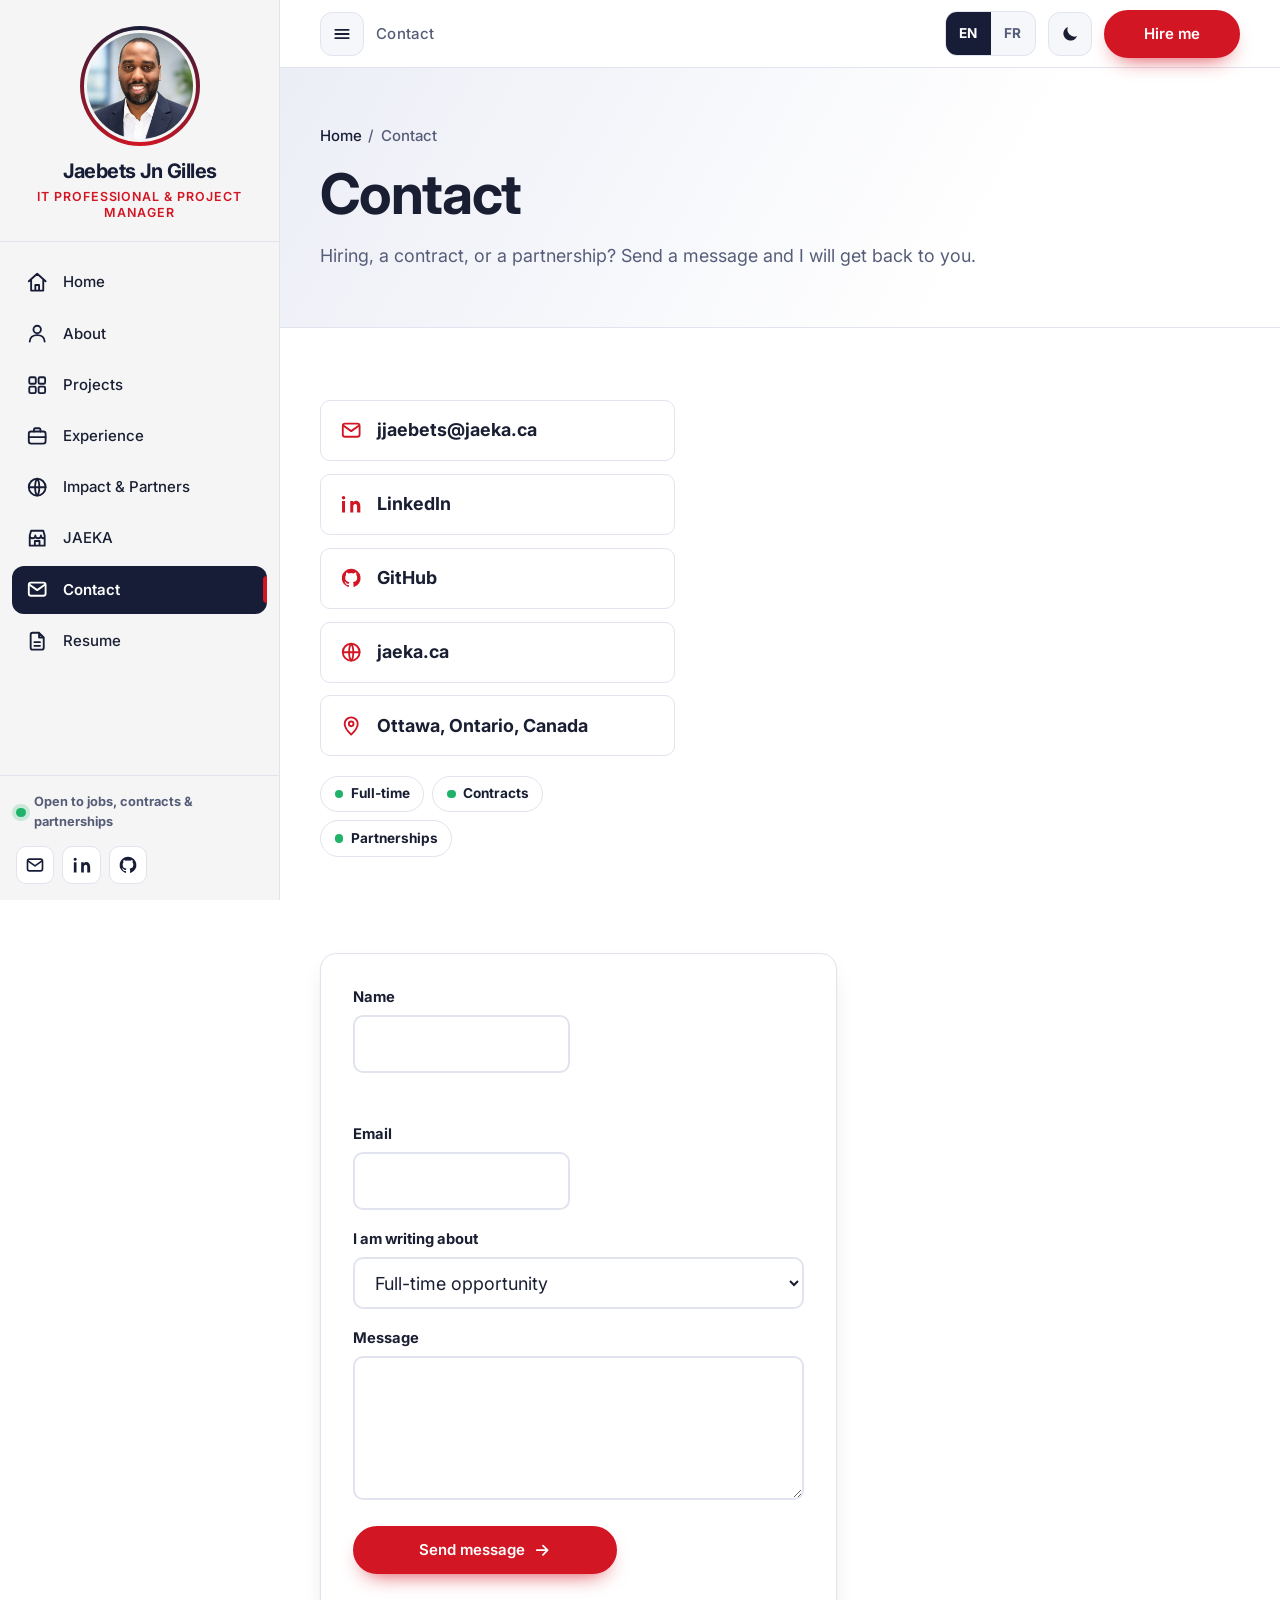
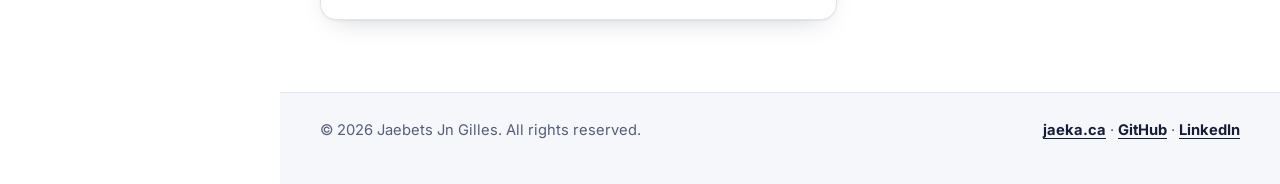
<file: contact.html>
<!DOCTYPE html>

<html lang="en">
<head>
<meta charset="utf-8"/>
<meta content="width=device-width, initial-scale=1, viewport-fit=cover" name="viewport"/>
<title>Contact | Jaebets Jn Gilles</title>
<meta content="Contact | Jaebets Jn Gilles" name="title-fr"/>
<meta content="Contact Jaebets Jn Gilles for full-time roles, contracts and partnerships." name="description"/>
<meta content="Jaebets Jn Gilles" name="author"/>
<meta content="#181d37" name="theme-color"/>
<link href="https://jaba24827.github.io/contact.html" rel="canonical"/>
<meta content="website" property="og:type"/><meta content="Contact | Jaebets Jn Gilles" property="og:title"/>
<meta content="Contact Jaebets Jn Gilles for full-time roles, contracts and partnerships." property="og:description"/><meta content="https://jaba24827.github.io/contact.html" property="og:url"/>
<meta content="https://jaba24827.github.io/assets/img/og-image.png" property="og:image"/><meta content="summary_large_image" name="twitter:card"/>
<link href="assets/favicon.svg" rel="icon" type="image/svg+xml"/>
<link href="https://fonts.googleapis.com" rel="preconnect"/><link crossorigin="" href="https://fonts.gstatic.com" rel="preconnect"/>
<link href="https://fonts.googleapis.com/css2?family=Inter:wght@400;500;600;700;800&amp;family=JetBrains+Mono:wght@400;500&amp;display=swap" rel="stylesheet"/>
<link href="assets/vendor/bootstrap.min.css" rel="stylesheet"/>
<link href="css/style.css" rel="stylesheet"/>
<script>(function(){try{var t=localStorage.getItem("theme");if(!t&&matchMedia("(prefers-color-scheme: dark)").matches)t="dark";if(t){document.documentElement.setAttribute("data-theme",t);document.documentElement.setAttribute("data-bs-theme",t)}}catch(e){}document.documentElement.classList.add("js")})();</script>
</head>
<body>
<svg aria-hidden="true" focusable="false" height="0" style="position:absolute" width="0">
<defs>
<symbol id="i-menu" viewBox="0 0 24 24"><path d="M4 7h16M4 12h16M4 17h16" fill="none" stroke="currentColor" stroke-linecap="round" stroke-width="2.2"></path></symbol>
<symbol id="i-close" viewBox="0 0 24 24"><path d="M6 6l12 12M18 6L6 18" fill="none" stroke="currentColor" stroke-linecap="round" stroke-width="2.2"></path></symbol>
<symbol id="i-moon" viewBox="0 0 24 24"><path d="M20.5 14.5A8.5 8.5 0 0 1 9.5 3.5a8.5 8.5 0 1 0 11 11z" fill="currentColor"></path></symbol>
<symbol id="i-sun" viewBox="0 0 24 24"><g fill="none" stroke="currentColor" stroke-linecap="round" stroke-width="2.2"><circle cx="12" cy="12" r="4.2"></circle><path d="M12 2.5v2.2M12 19.3v2.2M2.5 12h2.2M19.3 12h2.2M5.3 5.3l1.6 1.6M17.1 17.1l1.6 1.6M18.7 5.3l-1.6 1.6M6.9 17.1l-1.6 1.6"></path></g></symbol>
<symbol id="i-mail" viewBox="0 0 24 24"><g fill="none" stroke="currentColor" stroke-linecap="round" stroke-linejoin="round" stroke-width="2"><rect height="14" rx="2.5" width="18" x="3" y="5"></rect><path d="M3.5 7l8.5 6 8.5-6"></path></g></symbol>
<symbol id="i-linkedin" viewBox="0 0 24 24"><path d="M5.4 8.6H2.2V21h3.2V8.6zM3.8 3.2a1.9 1.9 0 1 0 0 3.8 1.9 1.9 0 0 0 0-3.8zM21.8 14.2c0-3.3-1.8-5.8-4.6-5.8-1.5 0-2.6.8-3.1 1.7V8.6H11V21h3.2v-6.4c0-1.7.8-2.8 2.2-2.8s1.9 1 1.9 2.7V21h3.5v-6.8z" fill="currentColor"></path></symbol>
<symbol id="i-github" viewBox="0 0 24 24"><path d="M12 2a10 10 0 0 0-3.2 19.5c.5.1.7-.2.7-.5v-1.8c-2.8.6-3.4-1.3-3.4-1.3-.5-1.2-1.1-1.5-1.1-1.5-.9-.6.1-.6.1-.6 1 .1 1.5 1 1.5 1 .9 1.5 2.4 1.1 3 .8.1-.7.4-1.1.6-1.3-2.2-.3-4.6-1.1-4.6-5 0-1.1.4-2 1-2.7-.1-.3-.4-1.3.1-2.7 0 0 .8-.3 2.8 1a9.6 9.6 0 0 1 5 0c1.9-1.3 2.8-1 2.8-1 .5 1.4.2 2.4.1 2.7.6.7 1 1.6 1 2.7 0 3.9-2.4 4.7-4.6 5 .4.3.7.9.7 1.9v2.8c0 .3.2.6.7.5A10 10 0 0 0 12 2z" fill="currentColor"></path></symbol>
<symbol id="i-pin" viewBox="0 0 24 24"><g fill="none" stroke="currentColor" stroke-linecap="round" stroke-linejoin="round" stroke-width="2"><path d="M12 21s7-6.2 7-11.5A7 7 0 0 0 5 9.500C5 14.800 12 21 12 21z"></path><circle cx="12" cy="9.500" r="2.500"></circle></g></symbol>
<symbol id="i-download" viewBox="0 0 24 24"><g fill="none" stroke="currentColor" stroke-linecap="round" stroke-linejoin="round" stroke-width="2.2"><path d="M12 3v12M7 10.500l5 5 5-5M4 20h16"></path></g></symbol>
<symbol id="i-arrow" viewBox="0 0 24 24"><g fill="none" stroke="currentColor" stroke-linecap="round" stroke-linejoin="round" stroke-width="2.2"><path d="M5 12h14M13 6l6 6-6 6"></path></g></symbol>
<symbol id="i-external" viewBox="0 0 24 24"><g fill="none" stroke="currentColor" stroke-linecap="round" stroke-linejoin="round" stroke-width="2.2"><path d="M14 4h6v6M20 4l-9 9M18 14v5a1 1 0 0 1-1 1H5a1 1 0 0 1-1-1V7a1 1 0 0 1 1-1h5"></path></g></symbol>
<symbol id="i-up" viewBox="0 0 24 24"><g fill="none" stroke="currentColor" stroke-linecap="round" stroke-linejoin="round" stroke-width="2.4"><path d="M12 19V5M6 11l6-6 6 6"></path></g></symbol>
<symbol id="i-code" viewBox="0 0 24 24"><g fill="none" stroke="currentColor" stroke-linecap="round" stroke-linejoin="round" stroke-width="2"><path d="M8 7l-5 5 5 5M16 7l5 5-5 5M14 4l-4 16"></path></g></symbol>
<symbol id="i-shield" viewBox="0 0 24 24"><g fill="none" stroke="currentColor" stroke-linecap="round" stroke-linejoin="round" stroke-width="2"><path d="M12 3l8 3v6c0 4.500-3.300 8-8 9-4.700-1-8-4.500-8-9V6l8-3z"></path><path d="M8.500 12l2.500 2.500 4.500-5"></path></g></symbol>
<symbol id="i-users" viewBox="0 0 24 24"><g fill="none" stroke="currentColor" stroke-linecap="round" stroke-linejoin="round" stroke-width="2"><circle cx="9" cy="8" r="3.500"></circle><path d="M2.500 20c0-3.600 2.900-6 6.500-6s6.500 2.400 6.500 6M16 4.600a3.500 3.500 0 0 1 0 6.800M18 14.300c2 .8 3.500 2.700 3.500 5.700"></path></g></symbol>
<symbol id="i-globe" viewBox="0 0 24 24"><g fill="none" stroke="currentColor" stroke-linecap="round" stroke-linejoin="round" stroke-width="2"><circle cx="12" cy="12" r="9"></circle><path d="M3 12h18M12 3c3 3 3 15 0 18M12 3c-3 3-3 15 0 18"></path></g></symbol>
<symbol id="i-scissors" viewBox="0 0 24 24"><g fill="none" stroke="currentColor" stroke-linecap="round" stroke-linejoin="round" stroke-width="2"><circle cx="6" cy="6.500" r="2.800"></circle><circle cx="6" cy="17.500" r="2.800"></circle><path d="M8.300 8.200L20 18M8.300 15.800L20 6"></path></g></symbol>
<symbol id="i-cart" viewBox="0 0 24 24"><g fill="none" stroke="currentColor" stroke-linecap="round" stroke-linejoin="round" stroke-width="2"><path d="M2.500 4h3l2.200 11h10.600l2-8H6.500"></path><circle cx="9.500" cy="19.500" r="1.500"></circle><circle cx="17" cy="19.500" r="1.500"></circle></g></symbol>
<symbol id="i-laptop" viewBox="0 0 24 24"><g fill="none" stroke="currentColor" stroke-linecap="round" stroke-linejoin="round" stroke-width="2"><rect height="11" rx="1.800" width="16" x="4" y="5"></rect><path d="M2 19.500h20M9.500 9.500L8 11l1.500 1.500M14.500 9.500L16 11l-1.500 1.500"></path></g></symbol>
<symbol id="i-award" viewBox="0 0 24 24"><g fill="none" stroke="currentColor" stroke-linecap="round" stroke-linejoin="round" stroke-width="2"><circle cx="12" cy="9" r="6"></circle><path d="M8.500 14L7 22l5-3 5 3-1.500-8"></path></g></symbol>
<symbol id="i-cap" viewBox="0 0 24 24"><g fill="none" stroke="currentColor" stroke-linecap="round" stroke-linejoin="round" stroke-width="2"><path d="M2 9l10-5 10 5-10 5L2 9z"></path><path d="M6 11.500V16c0 1.500 2.700 3 6 3s6-1.500 6-3v-4.500M22 9v6"></path></g></symbol>
<symbol id="i-db" viewBox="0 0 24 24"><g fill="none" stroke="currentColor" stroke-linecap="round" stroke-linejoin="round" stroke-width="2"><ellipse cx="12" cy="5.500" rx="7.500" ry="3"></ellipse><path d="M4.500 5.500v13c0 1.700 3.400 3 7.500 3s7.500-1.300 7.500-3v-13M4.500 12c0 1.700 3.400 3 7.500 3s7.500-1.300 7.500-3"></path></g></symbol>
<symbol id="i-chart" viewBox="0 0 24 24"><g fill="none" stroke="currentColor" stroke-linecap="round" stroke-linejoin="round" stroke-width="2"><path d="M4 20V4M4 20h16M8 16v-4M13 16V8M18 16v-7"></path></g></symbol>
<symbol id="i-palette" viewBox="0 0 24 24"><g fill="none" stroke="currentColor" stroke-linecap="round" stroke-linejoin="round" stroke-width="2"><path d="M12 3a9 9 0 1 0 0 18c1.400 0 2-1 1.500-2.100-.5-1.100.2-2.400 1.500-2.400H17a4 4 0 0 0 4-4C21 6.500 17 3 12 3z"></path><circle cx="7.500" cy="11" r="1"></circle><circle cx="10.500" cy="7.500" r="1"></circle><circle cx="15" cy="8" r="1"></circle></g></symbol>
<symbol id="i-heart" viewBox="0 0 24 24"><path d="M12 20.500S3.500 15 3.500 9A4.500 4.500 0 0 1 12 7a4.500 4.500 0 0 1 8.500 2c0 6-8.500 11.500-8.500 11.500z" fill="none" stroke="currentColor" stroke-linecap="round" stroke-linejoin="round" stroke-width="2"></path></symbol>
<symbol id="i-check" viewBox="0 0 24 24"><path d="M5 12.500l4.500 4.500L19 7.500" fill="none" stroke="currentColor" stroke-linecap="round" stroke-linejoin="round" stroke-width="2.600"></path></symbol>
<symbol id="i-home" viewBox="0 0 24 24"><g fill="none" stroke="currentColor" stroke-linecap="round" stroke-linejoin="round" stroke-width="2"><path d="M3 11l9-8 9 8M5.5 9.5V21h13V9.5M10 21v-6h4v6"></path></g></symbol>
<symbol id="i-user" viewBox="0 0 24 24"><g fill="none" stroke="currentColor" stroke-linecap="round" stroke-linejoin="round" stroke-width="2"><circle cx="12" cy="8" r="4"></circle><path d="M4 21c0-4.4 3.6-7 8-7s8 2.6 8 7"></path></g></symbol>
<symbol id="i-grid" viewBox="0 0 24 24"><g fill="none" stroke="currentColor" stroke-linejoin="round" stroke-width="2"><rect height="7" rx="1.5" width="7" x="3.5" y="3.5"></rect><rect height="7" rx="1.5" width="7" x="13.5" y="3.5"></rect><rect height="7" rx="1.5" width="7" x="3.5" y="13.5"></rect><rect height="7" rx="1.5" width="7" x="13.5" y="13.5"></rect></g></symbol>
<symbol id="i-briefcase" viewBox="0 0 24 24"><g fill="none" stroke="currentColor" stroke-linecap="round" stroke-linejoin="round" stroke-width="2"><rect height="13" rx="2.5" width="18" x="3" y="7"></rect><path d="M8.5 7V5a1.5 1.5 0 0 1 1.5-1.5h4A1.5 1.5 0 0 1 15.5 5v2M3 13h18"></path></g></symbol>
<symbol id="i-store" viewBox="0 0 24 24"><g fill="none" stroke="currentColor" stroke-linecap="round" stroke-linejoin="round" stroke-width="2"><path d="M4 9l1.5-5h13L20 9M4 9v11h16V9M4 9c0 1.7 1.3 3 3 3s3-1.300 3-3c0 1.700 1.300 3 3 3s3-1.300 3-3c0 1.700 1.300 3 3 3M9.500 20v-5h5v5"></path></g></symbol>
<symbol id="i-file" viewBox="0 0 24 24"><g fill="none" stroke="currentColor" stroke-linecap="round" stroke-linejoin="round" stroke-width="2"><path d="M14 3H7a2 2 0 0 0-2 2v14a2 2 0 0 0 2 2h10a2 2 0 0 0 2-2V8l-5-5zM14 3v5h5M9 13h6M9 17h6"></path></g></symbol>
<symbol id="i-chevrons" viewBox="0 0 24 24"><g fill="none" stroke="currentColor" stroke-linecap="round" stroke-linejoin="round" stroke-width="2.4"><path d="M11 17l-5-5 5-5M18 17l-5-5 5-5"></path></g></symbol>
<symbol id="i-play" viewBox="0 0 24 24"><g fill="none" stroke="currentColor" stroke-linecap="round" stroke-linejoin="round" stroke-width="2"><circle cx="12" cy="12" r="9.500"></circle><path d="M10 8.500l5.500 3.500-5.500 3.500z" fill="currentColor"></path></g></symbol>
<symbol id="i-image" viewBox="0 0 24 24"><g fill="none" stroke="currentColor" stroke-linecap="round" stroke-linejoin="round" stroke-width="2"><rect height="16" rx="2.500" width="18" x="3" y="4"></rect><circle cx="9" cy="10" r="1.800"></circle><path d="M21 16l-5-5-8 9"></path></g></symbol>
</defs>
</svg>
<a class="skip-link" href="#main"><span data-i18n="k695">Skip to content</span></a>
<aside aria-label="Main" class="sidebar" id="sidebar">
<a aria-label="Jaebets Jn Gilles, home" class="sb-brand" data-i18n-attr="aria-label:k712" href="index.html">
<span class="sb-avatar"><img alt="Portrait of Jaebets Jn Gilles" data-i18n-attr="alt:k713" height="400" src="assets/img/portrait-sm.jpg" width="400"/></span>
<span class="sb-name">Jaebets Jn Gilles</span>
<span class="sb-title" data-i18n="k714">IT Professional &amp; Project Manager</span>
</a>
<nav aria-label="Primary" class="sb-menu" data-i18n-attr="aria-label:k715"><ul><li><a data-i18n-attr="title:k696" href="index.html" title="Home"><svg aria-hidden="true" class="ico"><use href="#i-home"></use></svg><span class="label" data-i18n="k697">Home</span></a></li><li><a data-i18n-attr="title:k698" href="about.html" title="About"><svg aria-hidden="true" class="ico"><use href="#i-user"></use></svg><span class="label" data-i18n="k699">About</span></a></li><li><a data-i18n-attr="title:k700" href="projects.html" title="Projects"><svg aria-hidden="true" class="ico"><use href="#i-grid"></use></svg><span class="label" data-i18n="k701">Projects</span></a></li><li><a data-i18n-attr="title:k702" href="experience.html" title="Experience"><svg aria-hidden="true" class="ico"><use href="#i-briefcase"></use></svg><span class="label" data-i18n="k703">Experience</span></a></li><li><a data-i18n-attr="title:k704" href="impact.html" title="Impact &amp; Partners"><svg aria-hidden="true" class="ico"><use href="#i-globe"></use></svg><span class="label" data-i18n="k705">Impact &amp; Partners</span></a></li><li><a data-i18n-attr="title:k706" href="jaeka.html" title="JAEKA"><svg aria-hidden="true" class="ico"><use href="#i-store"></use></svg><span class="label" data-i18n="k707">JAEKA</span></a></li><li><a aria-current="page" data-i18n-attr="title:k708" href="contact.html" title="Contact"><svg aria-hidden="true" class="ico"><use href="#i-mail"></use></svg><span class="label" data-i18n="k709">Contact</span></a></li><li><a data-i18n-attr="title:k710" href="resume.html" title="Resume"><svg aria-hidden="true" class="ico"><use href="#i-file"></use></svg><span class="label" data-i18n="k711">Resume</span></a></li></ul></nav>
<div class="sb-foot">
<div class="sb-avail"><i></i><span data-i18n="k716">Open to jobs, contracts &amp; partnerships</span></div>
<div class="sb-social">
<a aria-label="Email" data-bs-placement="top" data-bs-title="Email" data-bs-toggle="tooltip" href="mailto:jjaebets@jaeka.ca"><svg aria-hidden="true" class="ico"><use href="#i-mail"></use></svg></a>
<a aria-label="LinkedIn" data-bs-placement="top" data-bs-title="LinkedIn" data-bs-toggle="tooltip" href="https://www.linkedin.com/in/jaebets-jn-gilles-0a60b821b" rel="noopener" target="_blank"><svg aria-hidden="true" class="ico"><use href="#i-linkedin"></use></svg></a>
<a aria-label="GitHub" data-bs-placement="top" data-bs-title="GitHub" data-bs-toggle="tooltip" href="https://github.com/Jaba24827" rel="noopener" target="_blank"><svg aria-hidden="true" class="ico"><use href="#i-github"></use></svg></a>
</div>
</div>
</aside>
<div aria-hidden="true" class="scrim"></div>
<div class="layout">
<header class="topbar">
<button aria-controls="sidebar" aria-expanded="true" aria-label="Open or close the menu" class="icon-btn" data-i18n-attr="aria-label:k717" id="drawer-btn" type="button"><svg aria-hidden="true" class="ico"><use href="#i-menu"></use></svg></button>
<a class="topbar__brand" href="index.html"><img alt="" height="80" src="assets/img/portrait-sm.jpg" width="80"/><span>Jaebets Jn Gilles</span></a>
<span class="topbar__title" data-i18n="k718">Contact</span>
<div aria-label="Language" class="seg" data-i18n-attr="aria-label:k719" role="group">
<button aria-pressed="true" data-lang="en" lang="en" type="button">EN</button>
<button aria-pressed="false" data-lang="fr" lang="fr" type="button">FR</button>
</div>
<button aria-label="Toggle dark mode" class="icon-btn theme-toggle" data-bs-placement="top" data-bs-title="Toggle dark mode" data-bs-toggle="tooltip" data-i18n-attr="aria-label:k720" id="theme-toggle" type="button"><svg aria-hidden="true" class="ico moon"><use href="#i-moon"></use></svg><svg aria-hidden="true" class="ico sun"><use href="#i-sun"></use></svg></button>
<a class="btn btn--red btn--sm" href="contact.html"><span data-i18n="k721">Hire me</span></a>
</header>
<main id="main">
<section class="page-hero"><div class="container"><nav aria-label="Breadcrumb" class="crumbs"><a href="index.html"><span data-i18n="k683">Home</span></a> <span>/</span> <span data-i18n="k684">Contact</span></nav><h1 data-i18n="k685">Contact</h1><p class="lead" data-i18n="k686">Hiring, a contract, or a partnership? Send a message and I will get back to you.</p></div></section>
<section class="section"><div class="container"><div class="contact__grid row g-4 g-lg-5 align-items-start"><div class="col-lg-5"><div class="reveal"><ul class="contact-list">
<li><a href="mailto:jjaebets@jaeka.ca"><svg aria-hidden="true" class="ico"><use href="#i-mail"></use></svg><span>jjaebets@jaeka.ca</span></a></li>
<li><a href="https://www.linkedin.com/in/jaebets-jn-gilles-0a60b821b" rel="noopener" target="_blank"><svg aria-hidden="true" class="ico"><use href="#i-linkedin"></use></svg><span>LinkedIn</span></a></li>
<li><a href="https://github.com/Jaba24827" rel="noopener" target="_blank"><svg aria-hidden="true" class="ico"><use href="#i-github"></use></svg><span>GitHub</span></a></li>
<li><a href="https://jaeka.ca" rel="noopener" target="_blank"><svg aria-hidden="true" class="ico"><use href="#i-globe"></use></svg><span>jaeka.ca</span></a></li>
<li><span class="static"><svg aria-hidden="true" class="ico"><use href="#i-pin"></use></svg><span>Ottawa, Ontario, Canada</span></span></li></ul>
<div class="avail-pills"><span class="pill"><i></i><span data-i18n="k687">Full-time</span></span><span class="pill"><i></i><span data-i18n="k688">Contracts</span></span><span class="pill"><i></i><span data-i18n="k689">Partnerships</span></span></div></div></div><div class="col-lg-7"><div class="reveal"><form class="card form" id="contact-form" novalidate="">
<div class="form__row row g-3"><div class="col-md-6"><div class="field"><label for="f-name"><span data-i18n="k690">Name</span></label><input autocomplete="name" id="f-name" name="name" required=""/></div></div>
<div class="col-md-6"><div class="field"><label for="f-email"><span data-i18n="k691">Email</span></label><input autocomplete="email" id="f-email" name="email" required="" type="email"/></div></div></div>
<div class="field"><label for="f-topic"><span data-i18n="k692">I am writing about</span></label><select id="f-topic" name="topic"><option>Full-time opportunity</option><option>Contract</option><option>Partnership</option><option>Donation or support</option><option>Other</option></select></div>
<div class="field"><label for="f-msg"><span data-i18n="k693">Message</span></label><textarea id="f-msg" name="message" required=""></textarea></div>
<input aria-hidden="true" autocomplete="off" class="hp" name="website" tabindex="-1"/>
<button class="btn btn--red" type="submit"><span data-i18n="k694">Send message</span><svg aria-hidden="true" class="ico"><use href="#i-arrow"></use></svg></button>
<p class="form__hint" id="form-status" role="status"></p></form></div></div></div></div></section>
</main>
<footer class="site-footer"><div class="container d-flex flex-wrap justify-content-between align-items-center gap-2 gap-md-4">
<p>© <span id="year">2026</span> Jaebets Jn Gilles. <span data-i18n="k722">All rights reserved.</span></p>
<p><a href="https://jaeka.ca" rel="noopener" target="_blank">jaeka.ca</a> · <a href="https://github.com/Jaba24827" rel="noopener" target="_blank">GitHub</a> · <a href="https://www.linkedin.com/in/jaebets-jn-gilles-0a60b821b" rel="noopener" target="_blank">LinkedIn</a></p>
</div></footer>
</div>
<script src="assets/vendor/jquery.min.js"></script>
<script src="assets/vendor/bootstrap.bundle.min.js"></script>
<script src="js/i18n.js"></script>
<script src="js/main.js"></script>
</body>
</html>
</file>
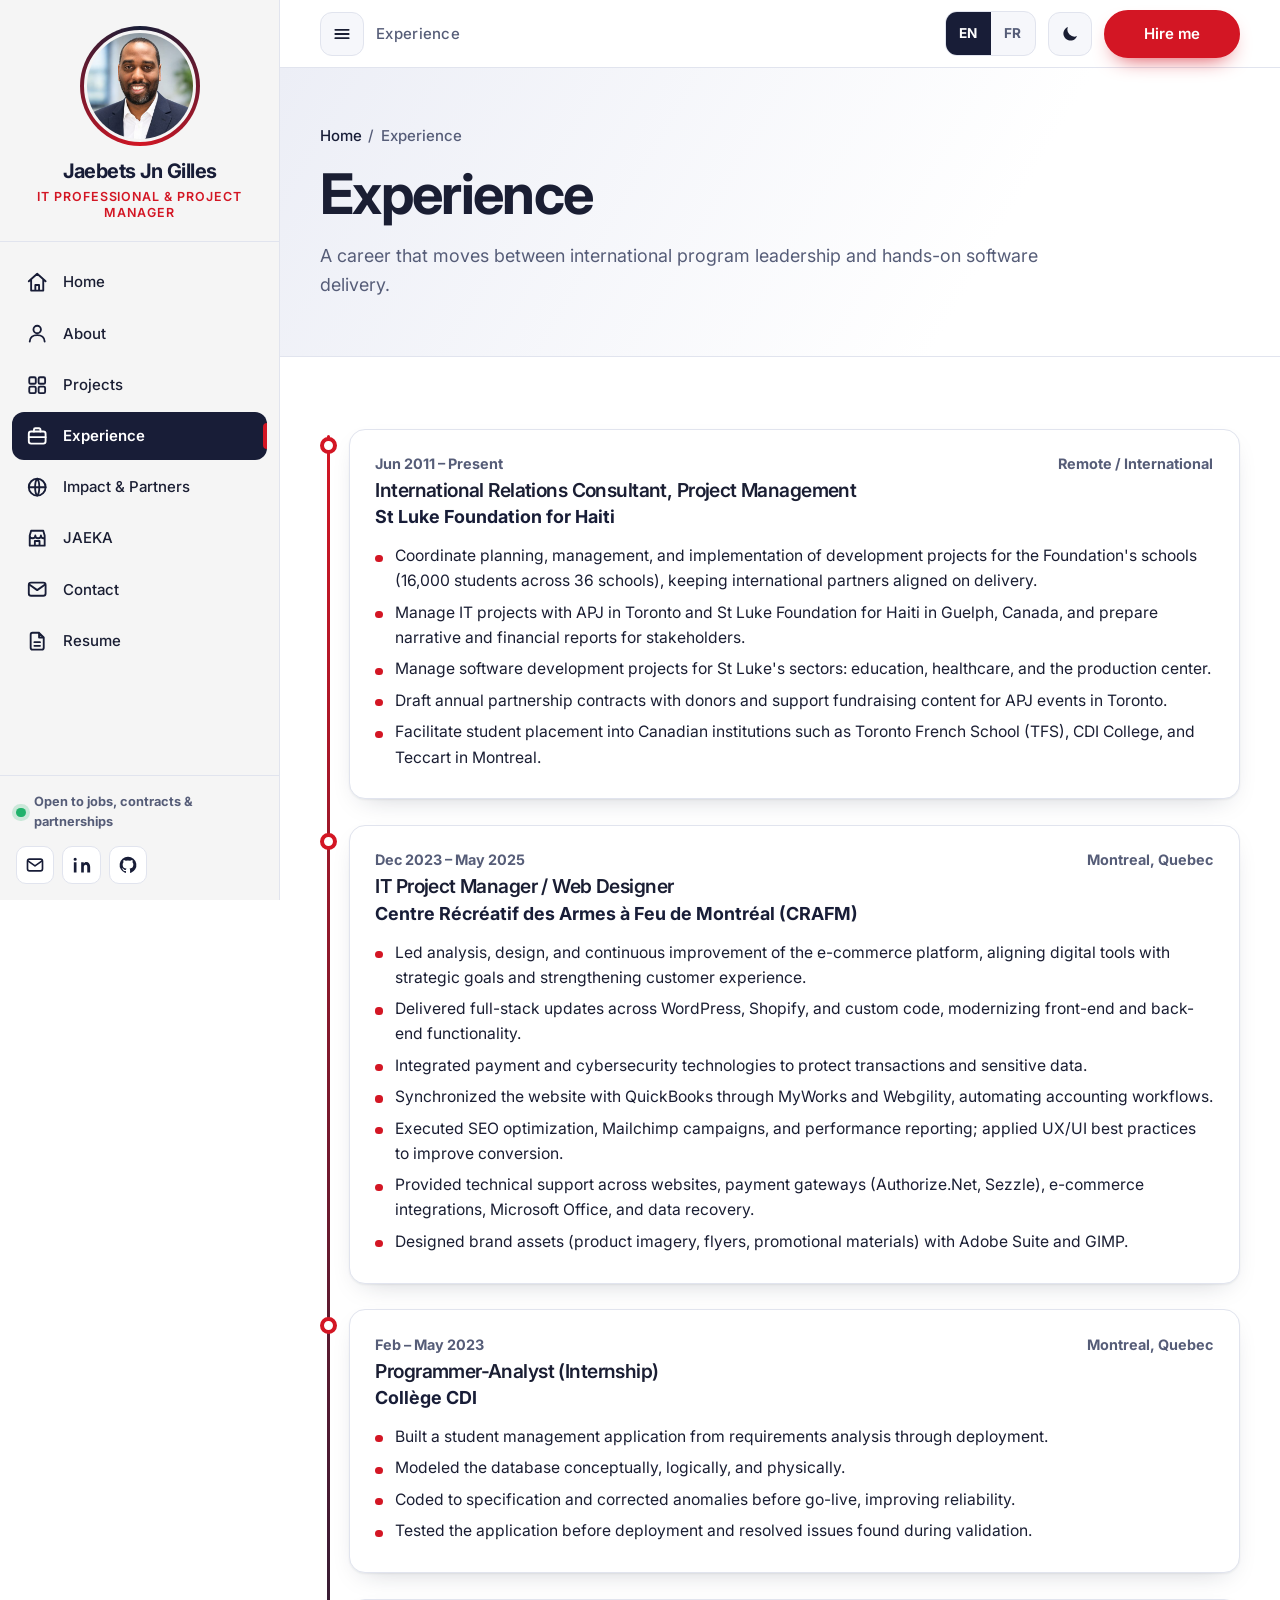
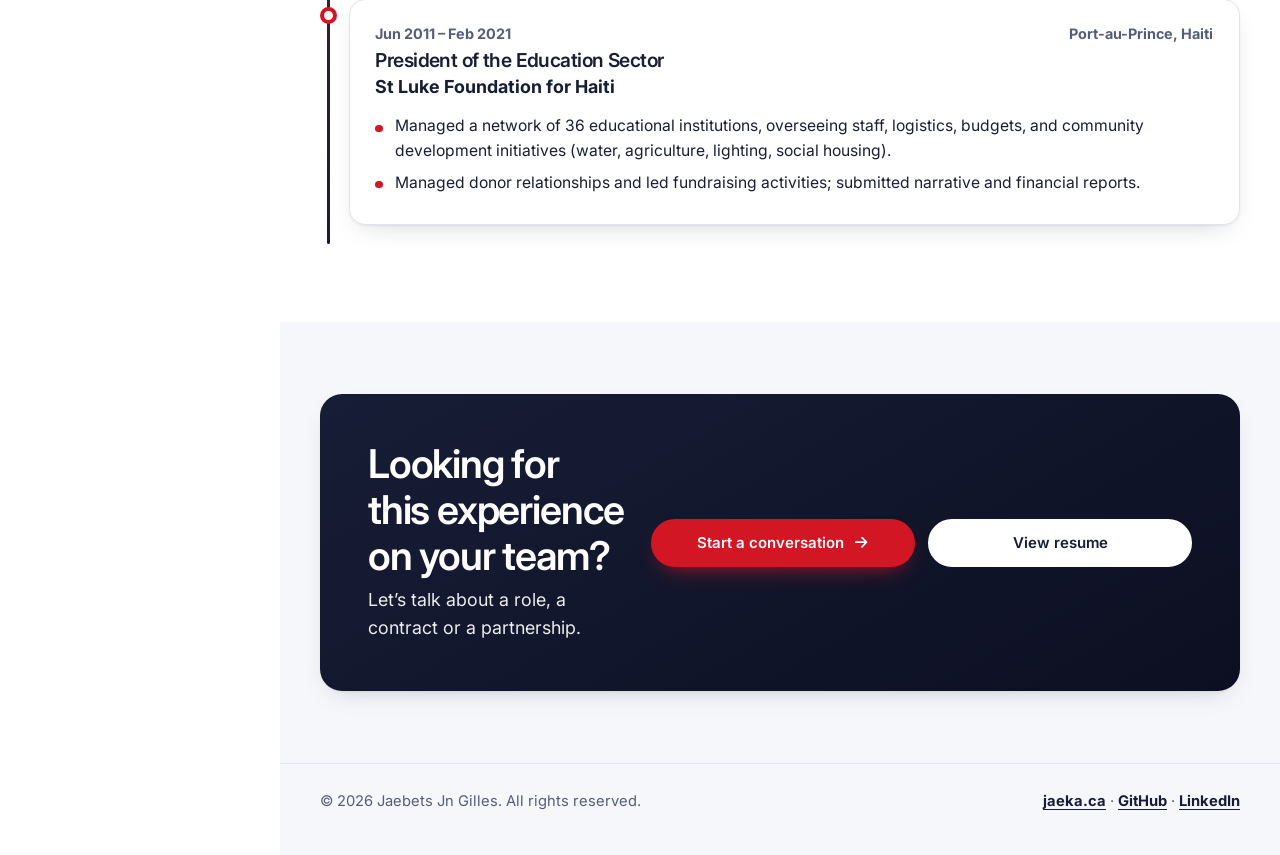
<file: experience.html>
<!DOCTYPE html>

<html lang="en">
<head>
<meta charset="utf-8"/>
<meta content="width=device-width, initial-scale=1, viewport-fit=cover" name="viewport"/>
<title>Experience | Jaebets Jn Gilles</title>
<meta content="Expérience | Jaebets Jn Gilles" name="title-fr"/>
<meta content="Professional experience of Jaebets Jn Gilles in project management and software." name="description"/>
<meta content="Jaebets Jn Gilles" name="author"/>
<meta content="#181d37" name="theme-color"/>
<link href="https://jaba24827.github.io/experience.html" rel="canonical"/>
<meta content="website" property="og:type"/><meta content="Experience | Jaebets Jn Gilles" property="og:title"/>
<meta content="Professional experience of Jaebets Jn Gilles in project management and software." property="og:description"/><meta content="https://jaba24827.github.io/experience.html" property="og:url"/>
<meta content="https://jaba24827.github.io/assets/img/og-image.png" property="og:image"/><meta content="summary_large_image" name="twitter:card"/>
<link href="assets/favicon.svg" rel="icon" type="image/svg+xml"/>
<link href="https://fonts.googleapis.com" rel="preconnect"/><link crossorigin="" href="https://fonts.gstatic.com" rel="preconnect"/>
<link href="https://fonts.googleapis.com/css2?family=Inter:wght@400;500;600;700;800&amp;family=JetBrains+Mono:wght@400;500&amp;display=swap" rel="stylesheet"/>
<link href="assets/vendor/bootstrap.min.css" rel="stylesheet"/>
<link href="css/style.css" rel="stylesheet"/>
<script>(function(){try{var t=localStorage.getItem("theme");if(!t&&matchMedia("(prefers-color-scheme: dark)").matches)t="dark";if(t){document.documentElement.setAttribute("data-theme",t);document.documentElement.setAttribute("data-bs-theme",t)}}catch(e){}document.documentElement.classList.add("js")})();</script>
</head>
<body>
<svg aria-hidden="true" focusable="false" height="0" style="position:absolute" width="0">
<defs>
<symbol id="i-menu" viewBox="0 0 24 24"><path d="M4 7h16M4 12h16M4 17h16" fill="none" stroke="currentColor" stroke-linecap="round" stroke-width="2.2"></path></symbol>
<symbol id="i-close" viewBox="0 0 24 24"><path d="M6 6l12 12M18 6L6 18" fill="none" stroke="currentColor" stroke-linecap="round" stroke-width="2.2"></path></symbol>
<symbol id="i-moon" viewBox="0 0 24 24"><path d="M20.5 14.5A8.5 8.5 0 0 1 9.5 3.5a8.5 8.5 0 1 0 11 11z" fill="currentColor"></path></symbol>
<symbol id="i-sun" viewBox="0 0 24 24"><g fill="none" stroke="currentColor" stroke-linecap="round" stroke-width="2.2"><circle cx="12" cy="12" r="4.2"></circle><path d="M12 2.5v2.2M12 19.3v2.2M2.5 12h2.2M19.3 12h2.2M5.3 5.3l1.6 1.6M17.1 17.1l1.6 1.6M18.7 5.3l-1.6 1.6M6.9 17.1l-1.6 1.6"></path></g></symbol>
<symbol id="i-mail" viewBox="0 0 24 24"><g fill="none" stroke="currentColor" stroke-linecap="round" stroke-linejoin="round" stroke-width="2"><rect height="14" rx="2.5" width="18" x="3" y="5"></rect><path d="M3.5 7l8.5 6 8.5-6"></path></g></symbol>
<symbol id="i-linkedin" viewBox="0 0 24 24"><path d="M5.4 8.6H2.2V21h3.2V8.6zM3.8 3.2a1.9 1.9 0 1 0 0 3.8 1.9 1.9 0 0 0 0-3.8zM21.8 14.2c0-3.3-1.8-5.8-4.6-5.8-1.5 0-2.6.8-3.1 1.7V8.6H11V21h3.2v-6.4c0-1.7.8-2.8 2.2-2.8s1.9 1 1.9 2.7V21h3.5v-6.8z" fill="currentColor"></path></symbol>
<symbol id="i-github" viewBox="0 0 24 24"><path d="M12 2a10 10 0 0 0-3.2 19.5c.5.1.7-.2.7-.5v-1.8c-2.8.6-3.4-1.3-3.4-1.3-.5-1.2-1.1-1.5-1.1-1.5-.9-.6.1-.6.1-.6 1 .1 1.5 1 1.5 1 .9 1.5 2.4 1.1 3 .8.1-.7.4-1.1.6-1.3-2.2-.3-4.6-1.1-4.6-5 0-1.1.4-2 1-2.7-.1-.3-.4-1.3.1-2.7 0 0 .8-.3 2.8 1a9.6 9.6 0 0 1 5 0c1.9-1.3 2.8-1 2.8-1 .5 1.4.2 2.4.1 2.7.6.7 1 1.6 1 2.7 0 3.9-2.4 4.7-4.6 5 .4.3.7.9.7 1.9v2.8c0 .3.2.6.7.5A10 10 0 0 0 12 2z" fill="currentColor"></path></symbol>
<symbol id="i-pin" viewBox="0 0 24 24"><g fill="none" stroke="currentColor" stroke-linecap="round" stroke-linejoin="round" stroke-width="2"><path d="M12 21s7-6.2 7-11.5A7 7 0 0 0 5 9.500C5 14.800 12 21 12 21z"></path><circle cx="12" cy="9.500" r="2.500"></circle></g></symbol>
<symbol id="i-download" viewBox="0 0 24 24"><g fill="none" stroke="currentColor" stroke-linecap="round" stroke-linejoin="round" stroke-width="2.2"><path d="M12 3v12M7 10.500l5 5 5-5M4 20h16"></path></g></symbol>
<symbol id="i-arrow" viewBox="0 0 24 24"><g fill="none" stroke="currentColor" stroke-linecap="round" stroke-linejoin="round" stroke-width="2.2"><path d="M5 12h14M13 6l6 6-6 6"></path></g></symbol>
<symbol id="i-external" viewBox="0 0 24 24"><g fill="none" stroke="currentColor" stroke-linecap="round" stroke-linejoin="round" stroke-width="2.2"><path d="M14 4h6v6M20 4l-9 9M18 14v5a1 1 0 0 1-1 1H5a1 1 0 0 1-1-1V7a1 1 0 0 1 1-1h5"></path></g></symbol>
<symbol id="i-up" viewBox="0 0 24 24"><g fill="none" stroke="currentColor" stroke-linecap="round" stroke-linejoin="round" stroke-width="2.4"><path d="M12 19V5M6 11l6-6 6 6"></path></g></symbol>
<symbol id="i-code" viewBox="0 0 24 24"><g fill="none" stroke="currentColor" stroke-linecap="round" stroke-linejoin="round" stroke-width="2"><path d="M8 7l-5 5 5 5M16 7l5 5-5 5M14 4l-4 16"></path></g></symbol>
<symbol id="i-shield" viewBox="0 0 24 24"><g fill="none" stroke="currentColor" stroke-linecap="round" stroke-linejoin="round" stroke-width="2"><path d="M12 3l8 3v6c0 4.500-3.300 8-8 9-4.700-1-8-4.500-8-9V6l8-3z"></path><path d="M8.500 12l2.500 2.500 4.500-5"></path></g></symbol>
<symbol id="i-users" viewBox="0 0 24 24"><g fill="none" stroke="currentColor" stroke-linecap="round" stroke-linejoin="round" stroke-width="2"><circle cx="9" cy="8" r="3.500"></circle><path d="M2.500 20c0-3.600 2.900-6 6.500-6s6.500 2.400 6.500 6M16 4.600a3.500 3.500 0 0 1 0 6.800M18 14.300c2 .8 3.500 2.700 3.500 5.700"></path></g></symbol>
<symbol id="i-globe" viewBox="0 0 24 24"><g fill="none" stroke="currentColor" stroke-linecap="round" stroke-linejoin="round" stroke-width="2"><circle cx="12" cy="12" r="9"></circle><path d="M3 12h18M12 3c3 3 3 15 0 18M12 3c-3 3-3 15 0 18"></path></g></symbol>
<symbol id="i-scissors" viewBox="0 0 24 24"><g fill="none" stroke="currentColor" stroke-linecap="round" stroke-linejoin="round" stroke-width="2"><circle cx="6" cy="6.500" r="2.800"></circle><circle cx="6" cy="17.500" r="2.800"></circle><path d="M8.300 8.200L20 18M8.300 15.800L20 6"></path></g></symbol>
<symbol id="i-cart" viewBox="0 0 24 24"><g fill="none" stroke="currentColor" stroke-linecap="round" stroke-linejoin="round" stroke-width="2"><path d="M2.500 4h3l2.200 11h10.600l2-8H6.500"></path><circle cx="9.500" cy="19.500" r="1.500"></circle><circle cx="17" cy="19.500" r="1.500"></circle></g></symbol>
<symbol id="i-laptop" viewBox="0 0 24 24"><g fill="none" stroke="currentColor" stroke-linecap="round" stroke-linejoin="round" stroke-width="2"><rect height="11" rx="1.800" width="16" x="4" y="5"></rect><path d="M2 19.500h20M9.500 9.500L8 11l1.500 1.500M14.500 9.500L16 11l-1.500 1.500"></path></g></symbol>
<symbol id="i-award" viewBox="0 0 24 24"><g fill="none" stroke="currentColor" stroke-linecap="round" stroke-linejoin="round" stroke-width="2"><circle cx="12" cy="9" r="6"></circle><path d="M8.500 14L7 22l5-3 5 3-1.500-8"></path></g></symbol>
<symbol id="i-cap" viewBox="0 0 24 24"><g fill="none" stroke="currentColor" stroke-linecap="round" stroke-linejoin="round" stroke-width="2"><path d="M2 9l10-5 10 5-10 5L2 9z"></path><path d="M6 11.500V16c0 1.500 2.700 3 6 3s6-1.500 6-3v-4.500M22 9v6"></path></g></symbol>
<symbol id="i-db" viewBox="0 0 24 24"><g fill="none" stroke="currentColor" stroke-linecap="round" stroke-linejoin="round" stroke-width="2"><ellipse cx="12" cy="5.500" rx="7.500" ry="3"></ellipse><path d="M4.500 5.500v13c0 1.700 3.400 3 7.500 3s7.500-1.300 7.500-3v-13M4.500 12c0 1.700 3.400 3 7.500 3s7.500-1.300 7.500-3"></path></g></symbol>
<symbol id="i-chart" viewBox="0 0 24 24"><g fill="none" stroke="currentColor" stroke-linecap="round" stroke-linejoin="round" stroke-width="2"><path d="M4 20V4M4 20h16M8 16v-4M13 16V8M18 16v-7"></path></g></symbol>
<symbol id="i-palette" viewBox="0 0 24 24"><g fill="none" stroke="currentColor" stroke-linecap="round" stroke-linejoin="round" stroke-width="2"><path d="M12 3a9 9 0 1 0 0 18c1.400 0 2-1 1.500-2.100-.5-1.100.2-2.400 1.500-2.400H17a4 4 0 0 0 4-4C21 6.500 17 3 12 3z"></path><circle cx="7.500" cy="11" r="1"></circle><circle cx="10.500" cy="7.500" r="1"></circle><circle cx="15" cy="8" r="1"></circle></g></symbol>
<symbol id="i-heart" viewBox="0 0 24 24"><path d="M12 20.500S3.500 15 3.500 9A4.500 4.500 0 0 1 12 7a4.500 4.500 0 0 1 8.500 2c0 6-8.500 11.500-8.500 11.500z" fill="none" stroke="currentColor" stroke-linecap="round" stroke-linejoin="round" stroke-width="2"></path></symbol>
<symbol id="i-check" viewBox="0 0 24 24"><path d="M5 12.500l4.500 4.500L19 7.500" fill="none" stroke="currentColor" stroke-linecap="round" stroke-linejoin="round" stroke-width="2.600"></path></symbol>
<symbol id="i-home" viewBox="0 0 24 24"><g fill="none" stroke="currentColor" stroke-linecap="round" stroke-linejoin="round" stroke-width="2"><path d="M3 11l9-8 9 8M5.5 9.5V21h13V9.5M10 21v-6h4v6"></path></g></symbol>
<symbol id="i-user" viewBox="0 0 24 24"><g fill="none" stroke="currentColor" stroke-linecap="round" stroke-linejoin="round" stroke-width="2"><circle cx="12" cy="8" r="4"></circle><path d="M4 21c0-4.4 3.6-7 8-7s8 2.6 8 7"></path></g></symbol>
<symbol id="i-grid" viewBox="0 0 24 24"><g fill="none" stroke="currentColor" stroke-linejoin="round" stroke-width="2"><rect height="7" rx="1.5" width="7" x="3.5" y="3.5"></rect><rect height="7" rx="1.5" width="7" x="13.5" y="3.5"></rect><rect height="7" rx="1.5" width="7" x="3.5" y="13.5"></rect><rect height="7" rx="1.5" width="7" x="13.5" y="13.5"></rect></g></symbol>
<symbol id="i-briefcase" viewBox="0 0 24 24"><g fill="none" stroke="currentColor" stroke-linecap="round" stroke-linejoin="round" stroke-width="2"><rect height="13" rx="2.5" width="18" x="3" y="7"></rect><path d="M8.5 7V5a1.5 1.5 0 0 1 1.5-1.5h4A1.5 1.5 0 0 1 15.5 5v2M3 13h18"></path></g></symbol>
<symbol id="i-store" viewBox="0 0 24 24"><g fill="none" stroke="currentColor" stroke-linecap="round" stroke-linejoin="round" stroke-width="2"><path d="M4 9l1.5-5h13L20 9M4 9v11h16V9M4 9c0 1.7 1.3 3 3 3s3-1.300 3-3c0 1.700 1.300 3 3 3s3-1.300 3-3c0 1.700 1.300 3 3 3M9.500 20v-5h5v5"></path></g></symbol>
<symbol id="i-file" viewBox="0 0 24 24"><g fill="none" stroke="currentColor" stroke-linecap="round" stroke-linejoin="round" stroke-width="2"><path d="M14 3H7a2 2 0 0 0-2 2v14a2 2 0 0 0 2 2h10a2 2 0 0 0 2-2V8l-5-5zM14 3v5h5M9 13h6M9 17h6"></path></g></symbol>
<symbol id="i-chevrons" viewBox="0 0 24 24"><g fill="none" stroke="currentColor" stroke-linecap="round" stroke-linejoin="round" stroke-width="2.4"><path d="M11 17l-5-5 5-5M18 17l-5-5 5-5"></path></g></symbol>
<symbol id="i-play" viewBox="0 0 24 24"><g fill="none" stroke="currentColor" stroke-linecap="round" stroke-linejoin="round" stroke-width="2"><circle cx="12" cy="12" r="9.500"></circle><path d="M10 8.500l5.500 3.500-5.500 3.500z" fill="currentColor"></path></g></symbol>
<symbol id="i-image" viewBox="0 0 24 24"><g fill="none" stroke="currentColor" stroke-linecap="round" stroke-linejoin="round" stroke-width="2"><rect height="16" rx="2.500" width="18" x="3" y="4"></rect><circle cx="9" cy="10" r="1.800"></circle><path d="M21 16l-5-5-8 9"></path></g></symbol>
</defs>
</svg>
<a class="skip-link" href="#main"><span data-i18n="k541">Skip to content</span></a>
<aside aria-label="Main" class="sidebar" id="sidebar">
<a aria-label="Jaebets Jn Gilles, home" class="sb-brand" data-i18n-attr="aria-label:k558" href="index.html">
<span class="sb-avatar"><img alt="Portrait of Jaebets Jn Gilles" data-i18n-attr="alt:k559" height="400" src="assets/img/portrait-sm.jpg" width="400"/></span>
<span class="sb-name">Jaebets Jn Gilles</span>
<span class="sb-title" data-i18n="k560">IT Professional &amp; Project Manager</span>
</a>
<nav aria-label="Primary" class="sb-menu" data-i18n-attr="aria-label:k561"><ul><li><a data-i18n-attr="title:k542" href="index.html" title="Home"><svg aria-hidden="true" class="ico"><use href="#i-home"></use></svg><span class="label" data-i18n="k543">Home</span></a></li><li><a data-i18n-attr="title:k544" href="about.html" title="About"><svg aria-hidden="true" class="ico"><use href="#i-user"></use></svg><span class="label" data-i18n="k545">About</span></a></li><li><a data-i18n-attr="title:k546" href="projects.html" title="Projects"><svg aria-hidden="true" class="ico"><use href="#i-grid"></use></svg><span class="label" data-i18n="k547">Projects</span></a></li><li><a aria-current="page" data-i18n-attr="title:k548" href="experience.html" title="Experience"><svg aria-hidden="true" class="ico"><use href="#i-briefcase"></use></svg><span class="label" data-i18n="k549">Experience</span></a></li><li><a data-i18n-attr="title:k550" href="impact.html" title="Impact &amp; Partners"><svg aria-hidden="true" class="ico"><use href="#i-globe"></use></svg><span class="label" data-i18n="k551">Impact &amp; Partners</span></a></li><li><a data-i18n-attr="title:k552" href="jaeka.html" title="JAEKA"><svg aria-hidden="true" class="ico"><use href="#i-store"></use></svg><span class="label" data-i18n="k553">JAEKA</span></a></li><li><a data-i18n-attr="title:k554" href="contact.html" title="Contact"><svg aria-hidden="true" class="ico"><use href="#i-mail"></use></svg><span class="label" data-i18n="k555">Contact</span></a></li><li><a data-i18n-attr="title:k556" href="resume.html" title="Resume"><svg aria-hidden="true" class="ico"><use href="#i-file"></use></svg><span class="label" data-i18n="k557">Resume</span></a></li></ul></nav>
<div class="sb-foot">
<div class="sb-avail"><i></i><span data-i18n="k562">Open to jobs, contracts &amp; partnerships</span></div>
<div class="sb-social">
<a aria-label="Email" data-bs-placement="top" data-bs-title="Email" data-bs-toggle="tooltip" href="mailto:jjaebets@jaeka.ca"><svg aria-hidden="true" class="ico"><use href="#i-mail"></use></svg></a>
<a aria-label="LinkedIn" data-bs-placement="top" data-bs-title="LinkedIn" data-bs-toggle="tooltip" href="https://www.linkedin.com/in/jaebets-jn-gilles-0a60b821b" rel="noopener" target="_blank"><svg aria-hidden="true" class="ico"><use href="#i-linkedin"></use></svg></a>
<a aria-label="GitHub" data-bs-placement="top" data-bs-title="GitHub" data-bs-toggle="tooltip" href="https://github.com/Jaba24827" rel="noopener" target="_blank"><svg aria-hidden="true" class="ico"><use href="#i-github"></use></svg></a>
</div>
</div>
</aside>
<div aria-hidden="true" class="scrim"></div>
<div class="layout">
<header class="topbar">
<button aria-controls="sidebar" aria-expanded="true" aria-label="Open or close the menu" class="icon-btn" data-i18n-attr="aria-label:k563" id="drawer-btn" type="button"><svg aria-hidden="true" class="ico"><use href="#i-menu"></use></svg></button>
<a class="topbar__brand" href="index.html"><img alt="" height="80" src="assets/img/portrait-sm.jpg" width="80"/><span>Jaebets Jn Gilles</span></a>
<span class="topbar__title" data-i18n="k564">Experience</span>
<div aria-label="Language" class="seg" data-i18n-attr="aria-label:k565" role="group">
<button aria-pressed="true" data-lang="en" lang="en" type="button">EN</button>
<button aria-pressed="false" data-lang="fr" lang="fr" type="button">FR</button>
</div>
<button aria-label="Toggle dark mode" class="icon-btn theme-toggle" data-bs-placement="top" data-bs-title="Toggle dark mode" data-bs-toggle="tooltip" data-i18n-attr="aria-label:k566" id="theme-toggle" type="button"><svg aria-hidden="true" class="ico moon"><use href="#i-moon"></use></svg><svg aria-hidden="true" class="ico sun"><use href="#i-sun"></use></svg></button>
<a class="btn btn--red btn--sm" href="contact.html"><span data-i18n="k567">Hire me</span></a>
</header>
<main id="main">
<section class="page-hero"><div class="container"><nav aria-label="Breadcrumb" class="crumbs"><a href="index.html"><span data-i18n="k503">Home</span></a> <span>/</span> <span data-i18n="k504">Experience</span></nav><h1 data-i18n="k505">Experience</h1><p class="lead" data-i18n="k506">A career that moves between international program leadership and hands-on software delivery.</p></div></section>
<section class="section"><div class="container"><div class="timeline"><div class="tl-item reveal"><div class="card tl-card"><div class="tl-meta"><span data-i18n="k512">Jun 2011 – Present</span><span data-i18n="k513">Remote / International</span></div>
<h3 data-i18n="k514">International Relations Consultant, Project Management</h3><p class="tl-org">St Luke Foundation for Haiti</p><ul><li data-i18n="k507">Coordinate planning, management, and implementation of development projects for the Foundation's schools (16,000 students across 36 schools), keeping international partners aligned on delivery.</li><li data-i18n="k508">Manage IT projects with APJ in Toronto and St Luke Foundation for Haiti in Guelph, Canada, and prepare narrative and financial reports for stakeholders.</li><li data-i18n="k509">Manage software development projects for St Luke's sectors: education, healthcare, and the production center.</li><li data-i18n="k510">Draft annual partnership contracts with donors and support fundraising content for APJ events in Toronto.</li><li data-i18n="k511">Facilitate student placement into Canadian institutions such as Toronto French School (TFS), CDI College, and Teccart in Montreal.</li></ul></div></div><div class="tl-item reveal"><div class="card tl-card"><div class="tl-meta"><span data-i18n="k522">Dec 2023 – May 2025</span><span data-i18n="k523">Montreal, Quebec</span></div>
<h3 data-i18n="k524">IT Project Manager / Web Designer</h3><p class="tl-org">Centre Récréatif des Armes à Feu de Montréal (CRAFM)</p><ul><li data-i18n="k515">Led analysis, design, and continuous improvement of the e-commerce platform, aligning digital tools with strategic goals and strengthening customer experience.</li><li data-i18n="k516">Delivered full-stack updates across WordPress, Shopify, and custom code, modernizing front-end and back-end functionality.</li><li data-i18n="k517">Integrated payment and cybersecurity technologies to protect transactions and sensitive data.</li><li data-i18n="k518">Synchronized the website with QuickBooks through MyWorks and Webgility, automating accounting workflows.</li><li data-i18n="k519">Executed SEO optimization, Mailchimp campaigns, and performance reporting; applied UX/UI best practices to improve conversion.</li><li data-i18n="k520">Provided technical support across websites, payment gateways (Authorize.Net, Sezzle), e-commerce integrations, Microsoft Office, and data recovery.</li><li data-i18n="k521">Designed brand assets (product imagery, flyers, promotional materials) with Adobe Suite and GIMP.</li></ul></div></div><div class="tl-item reveal"><div class="card tl-card"><div class="tl-meta"><span data-i18n="k529">Feb – May 2023</span><span data-i18n="k530">Montreal, Quebec</span></div>
<h3 data-i18n="k531">Programmer-Analyst (Internship)</h3><p class="tl-org">Collège CDI</p><ul><li data-i18n="k525">Built a student management application from requirements analysis through deployment.</li><li data-i18n="k526">Modeled the database conceptually, logically, and physically.</li><li data-i18n="k527">Coded to specification and corrected anomalies before go-live, improving reliability.</li><li data-i18n="k528">Tested the application before deployment and resolved issues found during validation.</li></ul></div></div><div class="tl-item reveal"><div class="card tl-card"><div class="tl-meta"><span data-i18n="k534">Jun 2011 – Feb 2021</span><span data-i18n="k535">Port-au-Prince, Haiti</span></div>
<h3 data-i18n="k536">President of the Education Sector</h3><p class="tl-org">St Luke Foundation for Haiti</p><ul><li data-i18n="k532">Managed a network of 36 educational institutions, overseeing staff, logistics, budgets, and community development initiatives (water, agriculture, lighting, social housing).</li><li data-i18n="k533">Managed donor relationships and led fundraising activities; submitted narrative and financial reports.</li></ul></div></div></div></div></section><section class="section section--tint"><div class="container"><div class="banner reveal row align-items-center g-0"><div class="col-md"><h2 data-i18n="k537">Looking for this experience on your team?</h2><p data-i18n="k538">Let’s talk about a role, a contract or a partnership.</p></div>
<div class="cta-row col-md-auto"><a class="btn btn--red" href="contact.html"><span data-i18n="k539">Start a conversation</span><svg aria-hidden="true" class="ico"><use href="#i-arrow"></use></svg></a><a class="btn btn--white" href="resume.html"><span data-i18n="k540">View resume</span></a></div></div></div></section>
</main>
<footer class="site-footer"><div class="container d-flex flex-wrap justify-content-between align-items-center gap-2 gap-md-4">
<p>© <span id="year">2026</span> Jaebets Jn Gilles. <span data-i18n="k568">All rights reserved.</span></p>
<p><a href="https://jaeka.ca" rel="noopener" target="_blank">jaeka.ca</a> · <a href="https://github.com/Jaba24827" rel="noopener" target="_blank">GitHub</a> · <a href="https://www.linkedin.com/in/jaebets-jn-gilles-0a60b821b" rel="noopener" target="_blank">LinkedIn</a></p>
</div></footer>
</div>
<script src="assets/vendor/jquery.min.js"></script>
<script src="assets/vendor/bootstrap.bundle.min.js"></script>
<script src="js/i18n.js"></script>
<script src="js/main.js"></script>
</body>
</html>
</file>
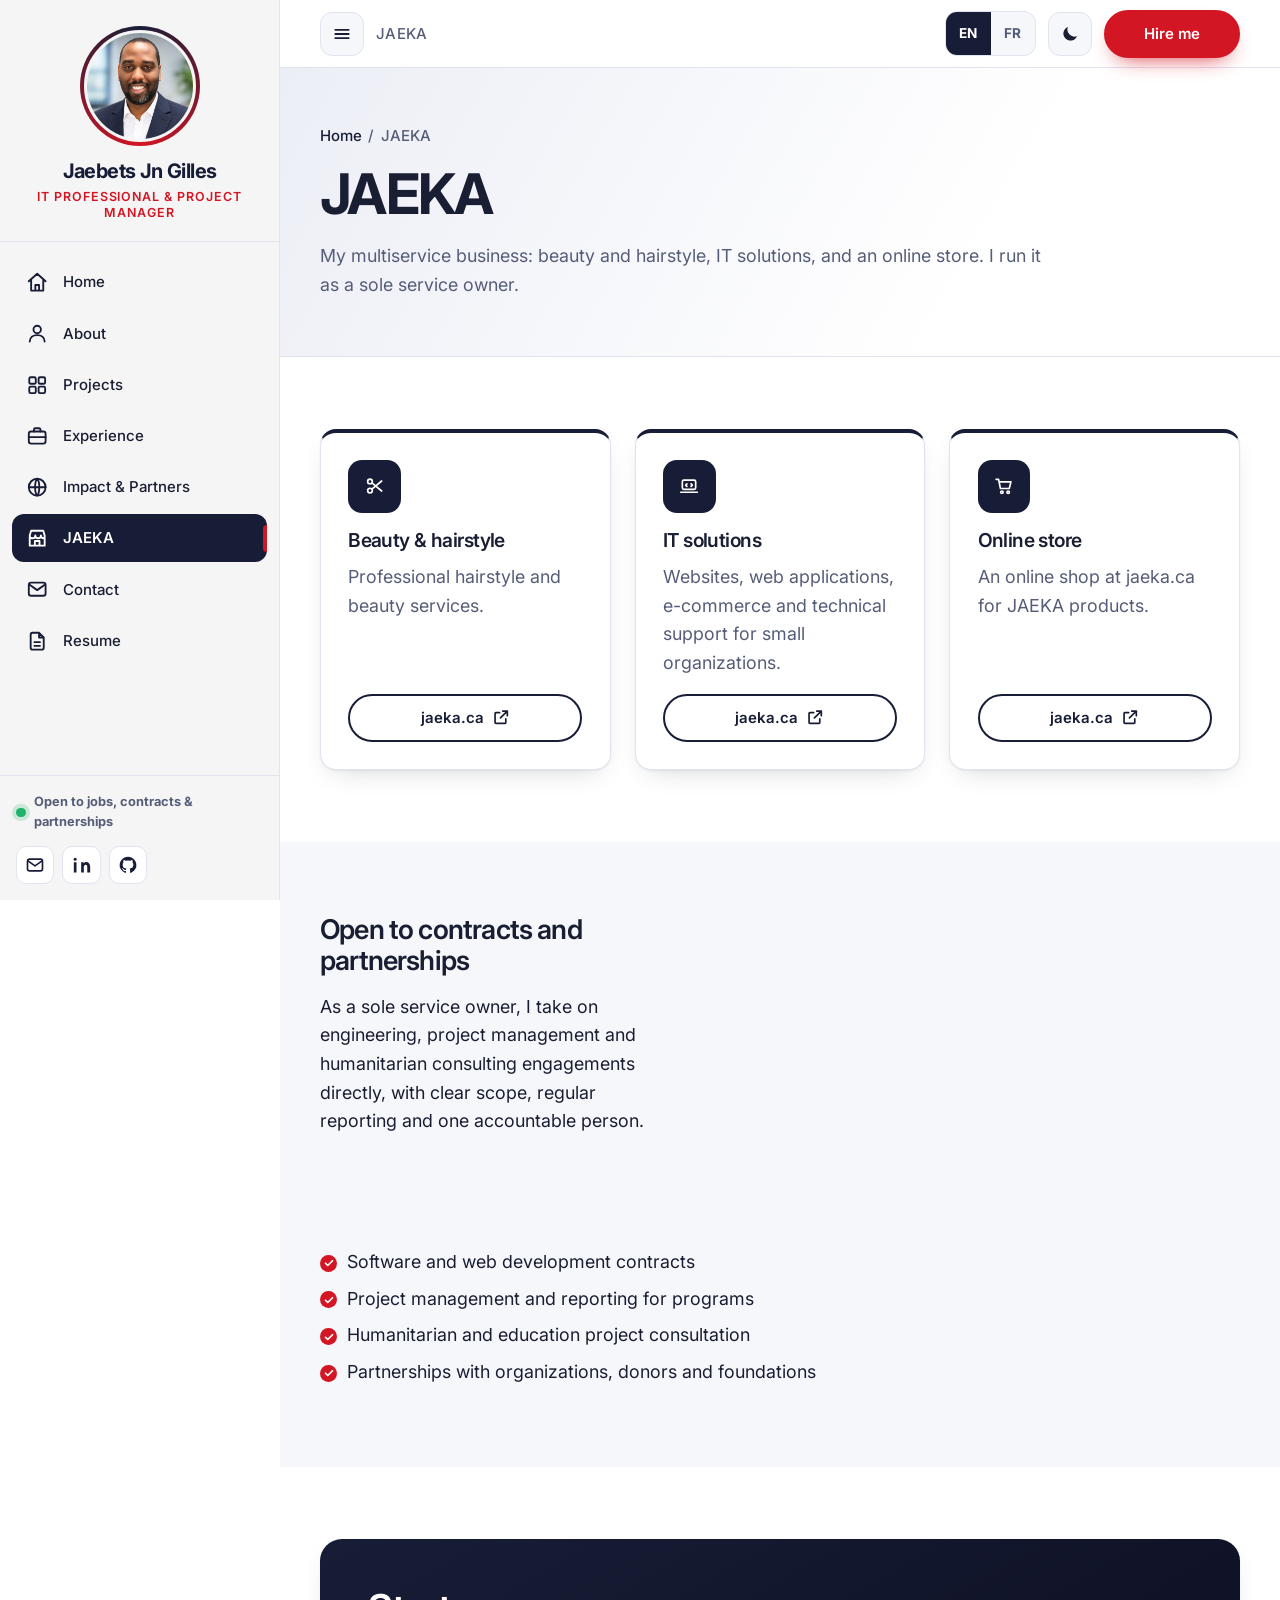
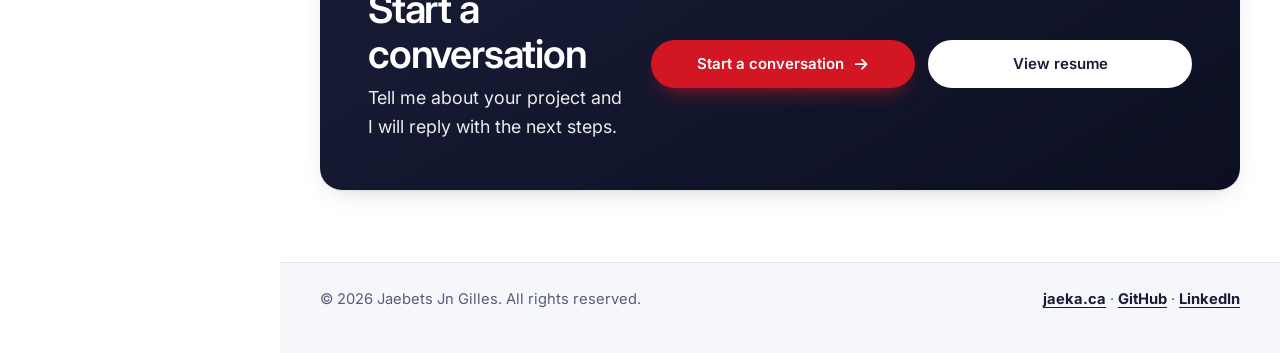
<file: jaeka.html>
<!DOCTYPE html>

<html lang="en">
<head>
<meta charset="utf-8"/>
<meta content="width=device-width, initial-scale=1, viewport-fit=cover" name="viewport"/>
<title>JAEKA | Jaebets Jn Gilles</title>
<meta content="JAEKA | Jaebets Jn Gilles" name="title-fr"/>
<meta content="JAEKA: beauty and hairstyle services, IT solutions and an online store, by Jaebets Jn Gilles." name="description"/>
<meta content="Jaebets Jn Gilles" name="author"/>
<meta content="#181d37" name="theme-color"/>
<link href="https://jaba24827.github.io/jaeka.html" rel="canonical"/>
<meta content="website" property="og:type"/><meta content="JAEKA | Jaebets Jn Gilles" property="og:title"/>
<meta content="JAEKA: beauty and hairstyle services, IT solutions and an online store, by Jaebets Jn Gilles." property="og:description"/><meta content="https://jaba24827.github.io/jaeka.html" property="og:url"/>
<meta content="https://jaba24827.github.io/assets/img/og-image.png" property="og:image"/><meta content="summary_large_image" name="twitter:card"/>
<link href="assets/favicon.svg" rel="icon" type="image/svg+xml"/>
<link href="https://fonts.googleapis.com" rel="preconnect"/><link crossorigin="" href="https://fonts.gstatic.com" rel="preconnect"/>
<link href="https://fonts.googleapis.com/css2?family=Inter:wght@400;500;600;700;800&amp;family=JetBrains+Mono:wght@400;500&amp;display=swap" rel="stylesheet"/>
<link href="assets/vendor/bootstrap.min.css" rel="stylesheet"/>
<link href="css/style.css" rel="stylesheet"/>
<script>(function(){try{var t=localStorage.getItem("theme");if(!t&&matchMedia("(prefers-color-scheme: dark)").matches)t="dark";if(t){document.documentElement.setAttribute("data-theme",t);document.documentElement.setAttribute("data-bs-theme",t)}}catch(e){}document.documentElement.classList.add("js")})();</script>
</head>
<body>
<svg aria-hidden="true" focusable="false" height="0" style="position:absolute" width="0">
<defs>
<symbol id="i-menu" viewBox="0 0 24 24"><path d="M4 7h16M4 12h16M4 17h16" fill="none" stroke="currentColor" stroke-linecap="round" stroke-width="2.2"></path></symbol>
<symbol id="i-close" viewBox="0 0 24 24"><path d="M6 6l12 12M18 6L6 18" fill="none" stroke="currentColor" stroke-linecap="round" stroke-width="2.2"></path></symbol>
<symbol id="i-moon" viewBox="0 0 24 24"><path d="M20.5 14.5A8.5 8.5 0 0 1 9.5 3.5a8.5 8.5 0 1 0 11 11z" fill="currentColor"></path></symbol>
<symbol id="i-sun" viewBox="0 0 24 24"><g fill="none" stroke="currentColor" stroke-linecap="round" stroke-width="2.2"><circle cx="12" cy="12" r="4.2"></circle><path d="M12 2.5v2.2M12 19.3v2.2M2.5 12h2.2M19.3 12h2.2M5.3 5.3l1.6 1.6M17.1 17.1l1.6 1.6M18.7 5.3l-1.6 1.6M6.9 17.1l-1.6 1.6"></path></g></symbol>
<symbol id="i-mail" viewBox="0 0 24 24"><g fill="none" stroke="currentColor" stroke-linecap="round" stroke-linejoin="round" stroke-width="2"><rect height="14" rx="2.5" width="18" x="3" y="5"></rect><path d="M3.5 7l8.5 6 8.5-6"></path></g></symbol>
<symbol id="i-linkedin" viewBox="0 0 24 24"><path d="M5.4 8.6H2.2V21h3.2V8.6zM3.8 3.2a1.9 1.9 0 1 0 0 3.8 1.9 1.9 0 0 0 0-3.8zM21.8 14.2c0-3.3-1.8-5.8-4.6-5.8-1.5 0-2.6.8-3.1 1.7V8.6H11V21h3.2v-6.4c0-1.7.8-2.8 2.2-2.8s1.9 1 1.9 2.7V21h3.5v-6.8z" fill="currentColor"></path></symbol>
<symbol id="i-github" viewBox="0 0 24 24"><path d="M12 2a10 10 0 0 0-3.2 19.5c.5.1.7-.2.7-.5v-1.8c-2.8.6-3.4-1.3-3.4-1.3-.5-1.2-1.1-1.5-1.1-1.5-.9-.6.1-.6.1-.6 1 .1 1.5 1 1.5 1 .9 1.5 2.4 1.1 3 .8.1-.7.4-1.1.6-1.3-2.2-.3-4.6-1.1-4.6-5 0-1.1.4-2 1-2.7-.1-.3-.4-1.3.1-2.7 0 0 .8-.3 2.8 1a9.6 9.6 0 0 1 5 0c1.9-1.3 2.8-1 2.8-1 .5 1.4.2 2.4.1 2.7.6.7 1 1.6 1 2.7 0 3.9-2.4 4.7-4.6 5 .4.3.7.9.7 1.9v2.8c0 .3.2.6.7.5A10 10 0 0 0 12 2z" fill="currentColor"></path></symbol>
<symbol id="i-pin" viewBox="0 0 24 24"><g fill="none" stroke="currentColor" stroke-linecap="round" stroke-linejoin="round" stroke-width="2"><path d="M12 21s7-6.2 7-11.5A7 7 0 0 0 5 9.500C5 14.800 12 21 12 21z"></path><circle cx="12" cy="9.500" r="2.500"></circle></g></symbol>
<symbol id="i-download" viewBox="0 0 24 24"><g fill="none" stroke="currentColor" stroke-linecap="round" stroke-linejoin="round" stroke-width="2.2"><path d="M12 3v12M7 10.500l5 5 5-5M4 20h16"></path></g></symbol>
<symbol id="i-arrow" viewBox="0 0 24 24"><g fill="none" stroke="currentColor" stroke-linecap="round" stroke-linejoin="round" stroke-width="2.2"><path d="M5 12h14M13 6l6 6-6 6"></path></g></symbol>
<symbol id="i-external" viewBox="0 0 24 24"><g fill="none" stroke="currentColor" stroke-linecap="round" stroke-linejoin="round" stroke-width="2.2"><path d="M14 4h6v6M20 4l-9 9M18 14v5a1 1 0 0 1-1 1H5a1 1 0 0 1-1-1V7a1 1 0 0 1 1-1h5"></path></g></symbol>
<symbol id="i-up" viewBox="0 0 24 24"><g fill="none" stroke="currentColor" stroke-linecap="round" stroke-linejoin="round" stroke-width="2.4"><path d="M12 19V5M6 11l6-6 6 6"></path></g></symbol>
<symbol id="i-code" viewBox="0 0 24 24"><g fill="none" stroke="currentColor" stroke-linecap="round" stroke-linejoin="round" stroke-width="2"><path d="M8 7l-5 5 5 5M16 7l5 5-5 5M14 4l-4 16"></path></g></symbol>
<symbol id="i-shield" viewBox="0 0 24 24"><g fill="none" stroke="currentColor" stroke-linecap="round" stroke-linejoin="round" stroke-width="2"><path d="M12 3l8 3v6c0 4.500-3.300 8-8 9-4.700-1-8-4.500-8-9V6l8-3z"></path><path d="M8.500 12l2.500 2.500 4.500-5"></path></g></symbol>
<symbol id="i-users" viewBox="0 0 24 24"><g fill="none" stroke="currentColor" stroke-linecap="round" stroke-linejoin="round" stroke-width="2"><circle cx="9" cy="8" r="3.500"></circle><path d="M2.500 20c0-3.600 2.900-6 6.500-6s6.500 2.400 6.500 6M16 4.600a3.500 3.500 0 0 1 0 6.800M18 14.300c2 .8 3.500 2.700 3.500 5.700"></path></g></symbol>
<symbol id="i-globe" viewBox="0 0 24 24"><g fill="none" stroke="currentColor" stroke-linecap="round" stroke-linejoin="round" stroke-width="2"><circle cx="12" cy="12" r="9"></circle><path d="M3 12h18M12 3c3 3 3 15 0 18M12 3c-3 3-3 15 0 18"></path></g></symbol>
<symbol id="i-scissors" viewBox="0 0 24 24"><g fill="none" stroke="currentColor" stroke-linecap="round" stroke-linejoin="round" stroke-width="2"><circle cx="6" cy="6.500" r="2.800"></circle><circle cx="6" cy="17.500" r="2.800"></circle><path d="M8.300 8.200L20 18M8.300 15.800L20 6"></path></g></symbol>
<symbol id="i-cart" viewBox="0 0 24 24"><g fill="none" stroke="currentColor" stroke-linecap="round" stroke-linejoin="round" stroke-width="2"><path d="M2.500 4h3l2.200 11h10.600l2-8H6.500"></path><circle cx="9.500" cy="19.500" r="1.500"></circle><circle cx="17" cy="19.500" r="1.500"></circle></g></symbol>
<symbol id="i-laptop" viewBox="0 0 24 24"><g fill="none" stroke="currentColor" stroke-linecap="round" stroke-linejoin="round" stroke-width="2"><rect height="11" rx="1.800" width="16" x="4" y="5"></rect><path d="M2 19.500h20M9.500 9.500L8 11l1.500 1.500M14.500 9.500L16 11l-1.500 1.500"></path></g></symbol>
<symbol id="i-award" viewBox="0 0 24 24"><g fill="none" stroke="currentColor" stroke-linecap="round" stroke-linejoin="round" stroke-width="2"><circle cx="12" cy="9" r="6"></circle><path d="M8.500 14L7 22l5-3 5 3-1.500-8"></path></g></symbol>
<symbol id="i-cap" viewBox="0 0 24 24"><g fill="none" stroke="currentColor" stroke-linecap="round" stroke-linejoin="round" stroke-width="2"><path d="M2 9l10-5 10 5-10 5L2 9z"></path><path d="M6 11.500V16c0 1.500 2.700 3 6 3s6-1.500 6-3v-4.500M22 9v6"></path></g></symbol>
<symbol id="i-db" viewBox="0 0 24 24"><g fill="none" stroke="currentColor" stroke-linecap="round" stroke-linejoin="round" stroke-width="2"><ellipse cx="12" cy="5.500" rx="7.500" ry="3"></ellipse><path d="M4.500 5.500v13c0 1.700 3.400 3 7.500 3s7.500-1.300 7.500-3v-13M4.500 12c0 1.700 3.400 3 7.500 3s7.500-1.300 7.500-3"></path></g></symbol>
<symbol id="i-chart" viewBox="0 0 24 24"><g fill="none" stroke="currentColor" stroke-linecap="round" stroke-linejoin="round" stroke-width="2"><path d="M4 20V4M4 20h16M8 16v-4M13 16V8M18 16v-7"></path></g></symbol>
<symbol id="i-palette" viewBox="0 0 24 24"><g fill="none" stroke="currentColor" stroke-linecap="round" stroke-linejoin="round" stroke-width="2"><path d="M12 3a9 9 0 1 0 0 18c1.400 0 2-1 1.500-2.100-.5-1.100.2-2.400 1.500-2.400H17a4 4 0 0 0 4-4C21 6.500 17 3 12 3z"></path><circle cx="7.500" cy="11" r="1"></circle><circle cx="10.500" cy="7.500" r="1"></circle><circle cx="15" cy="8" r="1"></circle></g></symbol>
<symbol id="i-heart" viewBox="0 0 24 24"><path d="M12 20.500S3.500 15 3.500 9A4.500 4.500 0 0 1 12 7a4.500 4.500 0 0 1 8.500 2c0 6-8.500 11.500-8.500 11.500z" fill="none" stroke="currentColor" stroke-linecap="round" stroke-linejoin="round" stroke-width="2"></path></symbol>
<symbol id="i-check" viewBox="0 0 24 24"><path d="M5 12.500l4.500 4.500L19 7.500" fill="none" stroke="currentColor" stroke-linecap="round" stroke-linejoin="round" stroke-width="2.600"></path></symbol>
<symbol id="i-home" viewBox="0 0 24 24"><g fill="none" stroke="currentColor" stroke-linecap="round" stroke-linejoin="round" stroke-width="2"><path d="M3 11l9-8 9 8M5.5 9.5V21h13V9.5M10 21v-6h4v6"></path></g></symbol>
<symbol id="i-user" viewBox="0 0 24 24"><g fill="none" stroke="currentColor" stroke-linecap="round" stroke-linejoin="round" stroke-width="2"><circle cx="12" cy="8" r="4"></circle><path d="M4 21c0-4.4 3.6-7 8-7s8 2.6 8 7"></path></g></symbol>
<symbol id="i-grid" viewBox="0 0 24 24"><g fill="none" stroke="currentColor" stroke-linejoin="round" stroke-width="2"><rect height="7" rx="1.5" width="7" x="3.5" y="3.5"></rect><rect height="7" rx="1.5" width="7" x="13.5" y="3.5"></rect><rect height="7" rx="1.5" width="7" x="3.5" y="13.5"></rect><rect height="7" rx="1.5" width="7" x="13.5" y="13.5"></rect></g></symbol>
<symbol id="i-briefcase" viewBox="0 0 24 24"><g fill="none" stroke="currentColor" stroke-linecap="round" stroke-linejoin="round" stroke-width="2"><rect height="13" rx="2.5" width="18" x="3" y="7"></rect><path d="M8.5 7V5a1.5 1.5 0 0 1 1.5-1.5h4A1.5 1.5 0 0 1 15.5 5v2M3 13h18"></path></g></symbol>
<symbol id="i-store" viewBox="0 0 24 24"><g fill="none" stroke="currentColor" stroke-linecap="round" stroke-linejoin="round" stroke-width="2"><path d="M4 9l1.5-5h13L20 9M4 9v11h16V9M4 9c0 1.7 1.3 3 3 3s3-1.300 3-3c0 1.700 1.300 3 3 3s3-1.300 3-3c0 1.700 1.300 3 3 3M9.500 20v-5h5v5"></path></g></symbol>
<symbol id="i-file" viewBox="0 0 24 24"><g fill="none" stroke="currentColor" stroke-linecap="round" stroke-linejoin="round" stroke-width="2"><path d="M14 3H7a2 2 0 0 0-2 2v14a2 2 0 0 0 2 2h10a2 2 0 0 0 2-2V8l-5-5zM14 3v5h5M9 13h6M9 17h6"></path></g></symbol>
<symbol id="i-chevrons" viewBox="0 0 24 24"><g fill="none" stroke="currentColor" stroke-linecap="round" stroke-linejoin="round" stroke-width="2.4"><path d="M11 17l-5-5 5-5M18 17l-5-5 5-5"></path></g></symbol>
<symbol id="i-play" viewBox="0 0 24 24"><g fill="none" stroke="currentColor" stroke-linecap="round" stroke-linejoin="round" stroke-width="2"><circle cx="12" cy="12" r="9.500"></circle><path d="M10 8.500l5.500 3.500-5.500 3.500z" fill="currentColor"></path></g></symbol>
<symbol id="i-image" viewBox="0 0 24 24"><g fill="none" stroke="currentColor" stroke-linecap="round" stroke-linejoin="round" stroke-width="2"><rect height="16" rx="2.500" width="18" x="3" y="4"></rect><circle cx="9" cy="10" r="1.800"></circle><path d="M21 16l-5-5-8 9"></path></g></symbol>
</defs>
</svg>
<a class="skip-link" href="#main"><span data-i18n="k655">Skip to content</span></a>
<aside aria-label="Main" class="sidebar" id="sidebar">
<a aria-label="Jaebets Jn Gilles, home" class="sb-brand" data-i18n-attr="aria-label:k672" href="index.html">
<span class="sb-avatar"><img alt="Portrait of Jaebets Jn Gilles" data-i18n-attr="alt:k673" height="400" src="assets/img/portrait-sm.jpg" width="400"/></span>
<span class="sb-name">Jaebets Jn Gilles</span>
<span class="sb-title" data-i18n="k674">IT Professional &amp; Project Manager</span>
</a>
<nav aria-label="Primary" class="sb-menu" data-i18n-attr="aria-label:k675"><ul><li><a data-i18n-attr="title:k656" href="index.html" title="Home"><svg aria-hidden="true" class="ico"><use href="#i-home"></use></svg><span class="label" data-i18n="k657">Home</span></a></li><li><a data-i18n-attr="title:k658" href="about.html" title="About"><svg aria-hidden="true" class="ico"><use href="#i-user"></use></svg><span class="label" data-i18n="k659">About</span></a></li><li><a data-i18n-attr="title:k660" href="projects.html" title="Projects"><svg aria-hidden="true" class="ico"><use href="#i-grid"></use></svg><span class="label" data-i18n="k661">Projects</span></a></li><li><a data-i18n-attr="title:k662" href="experience.html" title="Experience"><svg aria-hidden="true" class="ico"><use href="#i-briefcase"></use></svg><span class="label" data-i18n="k663">Experience</span></a></li><li><a data-i18n-attr="title:k664" href="impact.html" title="Impact &amp; Partners"><svg aria-hidden="true" class="ico"><use href="#i-globe"></use></svg><span class="label" data-i18n="k665">Impact &amp; Partners</span></a></li><li><a aria-current="page" data-i18n-attr="title:k666" href="jaeka.html" title="JAEKA"><svg aria-hidden="true" class="ico"><use href="#i-store"></use></svg><span class="label" data-i18n="k667">JAEKA</span></a></li><li><a data-i18n-attr="title:k668" href="contact.html" title="Contact"><svg aria-hidden="true" class="ico"><use href="#i-mail"></use></svg><span class="label" data-i18n="k669">Contact</span></a></li><li><a data-i18n-attr="title:k670" href="resume.html" title="Resume"><svg aria-hidden="true" class="ico"><use href="#i-file"></use></svg><span class="label" data-i18n="k671">Resume</span></a></li></ul></nav>
<div class="sb-foot">
<div class="sb-avail"><i></i><span data-i18n="k676">Open to jobs, contracts &amp; partnerships</span></div>
<div class="sb-social">
<a aria-label="Email" data-bs-placement="top" data-bs-title="Email" data-bs-toggle="tooltip" href="mailto:jjaebets@jaeka.ca"><svg aria-hidden="true" class="ico"><use href="#i-mail"></use></svg></a>
<a aria-label="LinkedIn" data-bs-placement="top" data-bs-title="LinkedIn" data-bs-toggle="tooltip" href="https://www.linkedin.com/in/jaebets-jn-gilles-0a60b821b" rel="noopener" target="_blank"><svg aria-hidden="true" class="ico"><use href="#i-linkedin"></use></svg></a>
<a aria-label="GitHub" data-bs-placement="top" data-bs-title="GitHub" data-bs-toggle="tooltip" href="https://github.com/Jaba24827" rel="noopener" target="_blank"><svg aria-hidden="true" class="ico"><use href="#i-github"></use></svg></a>
</div>
</div>
</aside>
<div aria-hidden="true" class="scrim"></div>
<div class="layout">
<header class="topbar">
<button aria-controls="sidebar" aria-expanded="true" aria-label="Open or close the menu" class="icon-btn" data-i18n-attr="aria-label:k677" id="drawer-btn" type="button"><svg aria-hidden="true" class="ico"><use href="#i-menu"></use></svg></button>
<a class="topbar__brand" href="index.html"><img alt="" height="80" src="assets/img/portrait-sm.jpg" width="80"/><span>Jaebets Jn Gilles</span></a>
<span class="topbar__title" data-i18n="k678">JAEKA</span>
<div aria-label="Language" class="seg" data-i18n-attr="aria-label:k679" role="group">
<button aria-pressed="true" data-lang="en" lang="en" type="button">EN</button>
<button aria-pressed="false" data-lang="fr" lang="fr" type="button">FR</button>
</div>
<button aria-label="Toggle dark mode" class="icon-btn theme-toggle" data-bs-placement="top" data-bs-title="Toggle dark mode" data-bs-toggle="tooltip" data-i18n-attr="aria-label:k680" id="theme-toggle" type="button"><svg aria-hidden="true" class="ico moon"><use href="#i-moon"></use></svg><svg aria-hidden="true" class="ico sun"><use href="#i-sun"></use></svg></button>
<a class="btn btn--red btn--sm" href="contact.html"><span data-i18n="k681">Hire me</span></a>
</header>
<main id="main">
<section class="page-hero"><div class="container"><nav aria-label="Breadcrumb" class="crumbs"><a href="index.html"><span data-i18n="k635">Home</span></a> <span>/</span> <span data-i18n="k636">JAEKA</span></nav><h1 data-i18n="k637">JAEKA</h1><p class="lead" data-i18n="k638">My multiservice business: beauty and hairstyle, IT solutions, and an online store. I run it as a sole service owner.</p></div></section>
<section class="section"><div class="container"><div class="row g-3 g-lg-4 row-cols-1 row-cols-sm-2 row-cols-xl-3"><div class="col"><div class="card biz reveal"><div class="ico-wrap"><svg aria-hidden="true" class="ico"><use href="#i-scissors"></use></svg></div><h3 data-i18n="k639">Beauty &amp; hairstyle</h3><p data-i18n="k640">Professional hairstyle and beauty services.</p><a class="btn btn--outline btn--sm" href="https://jaeka.ca" rel="noopener" target="_blank">jaeka.ca<svg aria-hidden="true" class="ico"><use href="#i-external"></use></svg></a></div></div><div class="col"><div class="card biz reveal"><div class="ico-wrap"><svg aria-hidden="true" class="ico"><use href="#i-laptop"></use></svg></div><h3 data-i18n="k641">IT solutions</h3><p data-i18n="k642">Websites, web applications, e-commerce and technical support for small organizations.</p><a class="btn btn--outline btn--sm" href="https://jaeka.ca" rel="noopener" target="_blank">jaeka.ca<svg aria-hidden="true" class="ico"><use href="#i-external"></use></svg></a></div></div><div class="col"><div class="card biz reveal"><div class="ico-wrap"><svg aria-hidden="true" class="ico"><use href="#i-cart"></use></svg></div><h3 data-i18n="k643">Online store</h3><p data-i18n="k644">An online shop at jaeka.ca for JAEKA products.</p><a class="btn btn--outline btn--sm" href="https://jaeka.ca" rel="noopener" target="_blank">jaeka.ca<svg aria-hidden="true" class="ico"><use href="#i-external"></use></svg></a></div></div></div></div></section><section class="section section--tint"><div class="container"><div class="contact__grid row g-4 g-lg-5 align-items-start"><div class="col-lg-5"><div class="prose reveal"><h2 data-i18n="k645">Open to contracts and partnerships</h2>
<p data-i18n="k646">As a sole service owner, I take on engineering, project management and humanitarian consulting engagements directly, with clear scope, regular reporting and one accountable person.</p></div></div>
<div class="col-lg-7"><div class="reveal"><ul class="checks"><li data-i18n="k647">Software and web development contracts</li><li data-i18n="k648">Project management and reporting for programs</li><li data-i18n="k649">Humanitarian and education project consultation</li><li data-i18n="k650">Partnerships with organizations, donors and foundations</li></ul></div></div></div></div></section><section class="section"><div class="container"><div class="banner reveal row align-items-center g-0"><div class="col-md"><h2 data-i18n="k651">Start a conversation</h2><p data-i18n="k652">Tell me about your project and I will reply with the next steps.</p></div>
<div class="cta-row col-md-auto"><a class="btn btn--red" href="contact.html"><span data-i18n="k653">Start a conversation</span><svg aria-hidden="true" class="ico"><use href="#i-arrow"></use></svg></a><a class="btn btn--white" href="resume.html"><span data-i18n="k654">View resume</span></a></div></div></div></section>
</main>
<footer class="site-footer"><div class="container d-flex flex-wrap justify-content-between align-items-center gap-2 gap-md-4">
<p>© <span id="year">2026</span> Jaebets Jn Gilles. <span data-i18n="k682">All rights reserved.</span></p>
<p><a href="https://jaeka.ca" rel="noopener" target="_blank">jaeka.ca</a> · <a href="https://github.com/Jaba24827" rel="noopener" target="_blank">GitHub</a> · <a href="https://www.linkedin.com/in/jaebets-jn-gilles-0a60b821b" rel="noopener" target="_blank">LinkedIn</a></p>
</div></footer>
</div>
<script src="assets/vendor/jquery.min.js"></script>
<script src="assets/vendor/bootstrap.bundle.min.js"></script>
<script src="js/i18n.js"></script>
<script src="js/main.js"></script>
</body>
</html>
</file>
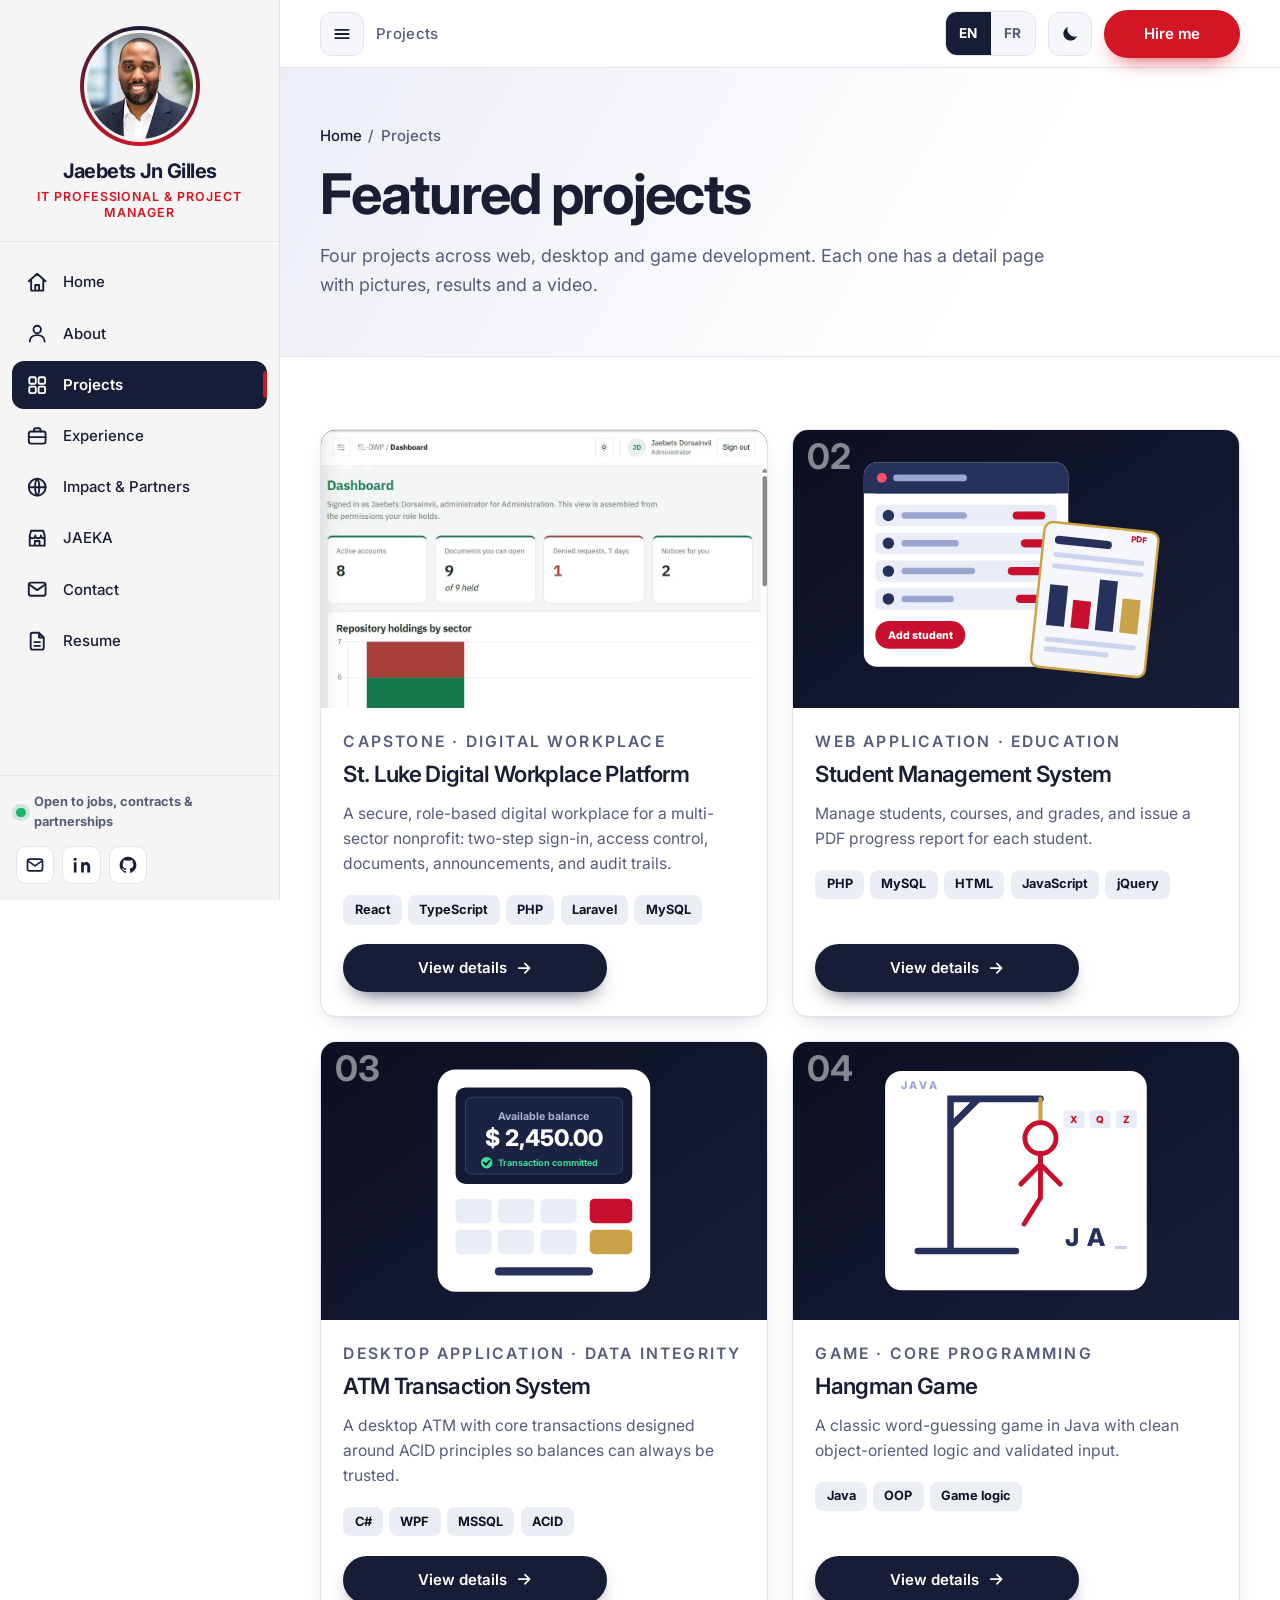
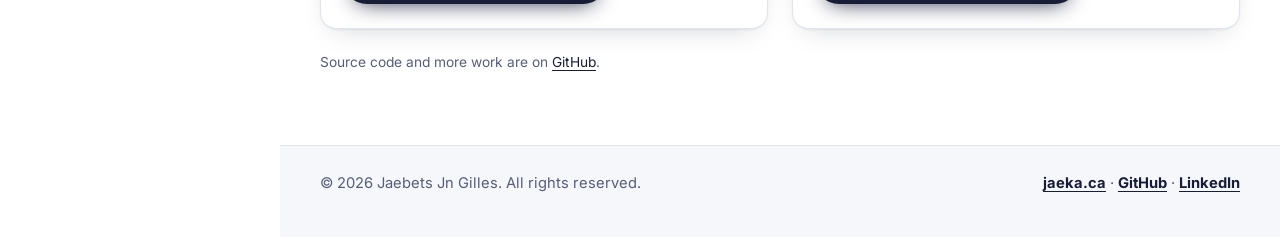
<file: projects.html>
<!DOCTYPE html>

<html lang="en">
<head>
<meta charset="utf-8"/>
<meta content="width=device-width, initial-scale=1, viewport-fit=cover" name="viewport"/>
<title>Projects | Jaebets Jn Gilles</title>
<meta content="Projets | Jaebets Jn Gilles" name="title-fr"/>
<meta content="Featured IT projects by Jaebets Jn Gilles: St. Luke Digital Workplace Platform, Student Management, ATM, Hangman." name="description"/>
<meta content="Jaebets Jn Gilles" name="author"/>
<meta content="#181d37" name="theme-color"/>
<link href="https://jaba24827.github.io/projects.html" rel="canonical"/>
<meta content="website" property="og:type"/><meta content="Projects | Jaebets Jn Gilles" property="og:title"/>
<meta content="Featured IT projects by Jaebets Jn Gilles: St. Luke Digital Workplace Platform, Student Management, ATM, Hangman." property="og:description"/><meta content="https://jaba24827.github.io/projects.html" property="og:url"/>
<meta content="https://jaba24827.github.io/assets/img/og-image.png" property="og:image"/><meta content="summary_large_image" name="twitter:card"/>
<link href="assets/favicon.svg" rel="icon" type="image/svg+xml"/>
<link href="https://fonts.googleapis.com" rel="preconnect"/><link crossorigin="" href="https://fonts.gstatic.com" rel="preconnect"/>
<link href="https://fonts.googleapis.com/css2?family=Inter:wght@400;500;600;700;800&amp;family=JetBrains+Mono:wght@400;500&amp;display=swap" rel="stylesheet"/>
<link href="assets/vendor/bootstrap.min.css" rel="stylesheet"/>
<link href="css/style.css" rel="stylesheet"/>
<script>(function(){try{var t=localStorage.getItem("theme");if(!t&&matchMedia("(prefers-color-scheme: dark)").matches)t="dark";if(t){document.documentElement.setAttribute("data-theme",t);document.documentElement.setAttribute("data-bs-theme",t)}}catch(e){}document.documentElement.classList.add("js")})();</script>
</head>
<body>
<svg aria-hidden="true" focusable="false" height="0" style="position:absolute" width="0">
<defs>
<symbol id="i-menu" viewBox="0 0 24 24"><path d="M4 7h16M4 12h16M4 17h16" fill="none" stroke="currentColor" stroke-linecap="round" stroke-width="2.2"></path></symbol>
<symbol id="i-close" viewBox="0 0 24 24"><path d="M6 6l12 12M18 6L6 18" fill="none" stroke="currentColor" stroke-linecap="round" stroke-width="2.2"></path></symbol>
<symbol id="i-moon" viewBox="0 0 24 24"><path d="M20.5 14.5A8.5 8.5 0 0 1 9.5 3.5a8.5 8.5 0 1 0 11 11z" fill="currentColor"></path></symbol>
<symbol id="i-sun" viewBox="0 0 24 24"><g fill="none" stroke="currentColor" stroke-linecap="round" stroke-width="2.2"><circle cx="12" cy="12" r="4.2"></circle><path d="M12 2.5v2.2M12 19.3v2.2M2.5 12h2.2M19.3 12h2.2M5.3 5.3l1.6 1.6M17.1 17.1l1.6 1.6M18.7 5.3l-1.6 1.6M6.9 17.1l-1.6 1.6"></path></g></symbol>
<symbol id="i-mail" viewBox="0 0 24 24"><g fill="none" stroke="currentColor" stroke-linecap="round" stroke-linejoin="round" stroke-width="2"><rect height="14" rx="2.5" width="18" x="3" y="5"></rect><path d="M3.5 7l8.5 6 8.5-6"></path></g></symbol>
<symbol id="i-linkedin" viewBox="0 0 24 24"><path d="M5.4 8.6H2.2V21h3.2V8.6zM3.8 3.2a1.9 1.9 0 1 0 0 3.8 1.9 1.9 0 0 0 0-3.8zM21.8 14.2c0-3.3-1.8-5.8-4.6-5.8-1.5 0-2.6.8-3.1 1.7V8.6H11V21h3.2v-6.4c0-1.7.8-2.8 2.2-2.8s1.9 1 1.9 2.7V21h3.5v-6.8z" fill="currentColor"></path></symbol>
<symbol id="i-github" viewBox="0 0 24 24"><path d="M12 2a10 10 0 0 0-3.2 19.5c.5.1.7-.2.7-.5v-1.8c-2.8.6-3.4-1.3-3.4-1.3-.5-1.2-1.1-1.5-1.1-1.5-.9-.6.1-.6.1-.6 1 .1 1.5 1 1.5 1 .9 1.5 2.4 1.1 3 .8.1-.7.4-1.1.6-1.3-2.2-.3-4.6-1.1-4.6-5 0-1.1.4-2 1-2.7-.1-.3-.4-1.3.1-2.7 0 0 .8-.3 2.8 1a9.6 9.6 0 0 1 5 0c1.9-1.3 2.8-1 2.8-1 .5 1.4.2 2.4.1 2.7.6.7 1 1.6 1 2.7 0 3.9-2.4 4.7-4.6 5 .4.3.7.9.7 1.9v2.8c0 .3.2.6.7.5A10 10 0 0 0 12 2z" fill="currentColor"></path></symbol>
<symbol id="i-pin" viewBox="0 0 24 24"><g fill="none" stroke="currentColor" stroke-linecap="round" stroke-linejoin="round" stroke-width="2"><path d="M12 21s7-6.2 7-11.5A7 7 0 0 0 5 9.500C5 14.800 12 21 12 21z"></path><circle cx="12" cy="9.500" r="2.500"></circle></g></symbol>
<symbol id="i-download" viewBox="0 0 24 24"><g fill="none" stroke="currentColor" stroke-linecap="round" stroke-linejoin="round" stroke-width="2.2"><path d="M12 3v12M7 10.500l5 5 5-5M4 20h16"></path></g></symbol>
<symbol id="i-arrow" viewBox="0 0 24 24"><g fill="none" stroke="currentColor" stroke-linecap="round" stroke-linejoin="round" stroke-width="2.2"><path d="M5 12h14M13 6l6 6-6 6"></path></g></symbol>
<symbol id="i-external" viewBox="0 0 24 24"><g fill="none" stroke="currentColor" stroke-linecap="round" stroke-linejoin="round" stroke-width="2.2"><path d="M14 4h6v6M20 4l-9 9M18 14v5a1 1 0 0 1-1 1H5a1 1 0 0 1-1-1V7a1 1 0 0 1 1-1h5"></path></g></symbol>
<symbol id="i-up" viewBox="0 0 24 24"><g fill="none" stroke="currentColor" stroke-linecap="round" stroke-linejoin="round" stroke-width="2.4"><path d="M12 19V5M6 11l6-6 6 6"></path></g></symbol>
<symbol id="i-code" viewBox="0 0 24 24"><g fill="none" stroke="currentColor" stroke-linecap="round" stroke-linejoin="round" stroke-width="2"><path d="M8 7l-5 5 5 5M16 7l5 5-5 5M14 4l-4 16"></path></g></symbol>
<symbol id="i-shield" viewBox="0 0 24 24"><g fill="none" stroke="currentColor" stroke-linecap="round" stroke-linejoin="round" stroke-width="2"><path d="M12 3l8 3v6c0 4.500-3.300 8-8 9-4.700-1-8-4.500-8-9V6l8-3z"></path><path d="M8.500 12l2.500 2.500 4.500-5"></path></g></symbol>
<symbol id="i-users" viewBox="0 0 24 24"><g fill="none" stroke="currentColor" stroke-linecap="round" stroke-linejoin="round" stroke-width="2"><circle cx="9" cy="8" r="3.500"></circle><path d="M2.500 20c0-3.600 2.900-6 6.500-6s6.500 2.400 6.500 6M16 4.600a3.500 3.500 0 0 1 0 6.800M18 14.300c2 .8 3.500 2.700 3.500 5.700"></path></g></symbol>
<symbol id="i-globe" viewBox="0 0 24 24"><g fill="none" stroke="currentColor" stroke-linecap="round" stroke-linejoin="round" stroke-width="2"><circle cx="12" cy="12" r="9"></circle><path d="M3 12h18M12 3c3 3 3 15 0 18M12 3c-3 3-3 15 0 18"></path></g></symbol>
<symbol id="i-scissors" viewBox="0 0 24 24"><g fill="none" stroke="currentColor" stroke-linecap="round" stroke-linejoin="round" stroke-width="2"><circle cx="6" cy="6.500" r="2.800"></circle><circle cx="6" cy="17.500" r="2.800"></circle><path d="M8.300 8.200L20 18M8.300 15.800L20 6"></path></g></symbol>
<symbol id="i-cart" viewBox="0 0 24 24"><g fill="none" stroke="currentColor" stroke-linecap="round" stroke-linejoin="round" stroke-width="2"><path d="M2.500 4h3l2.200 11h10.600l2-8H6.500"></path><circle cx="9.500" cy="19.500" r="1.500"></circle><circle cx="17" cy="19.500" r="1.500"></circle></g></symbol>
<symbol id="i-laptop" viewBox="0 0 24 24"><g fill="none" stroke="currentColor" stroke-linecap="round" stroke-linejoin="round" stroke-width="2"><rect height="11" rx="1.800" width="16" x="4" y="5"></rect><path d="M2 19.500h20M9.500 9.500L8 11l1.500 1.500M14.500 9.500L16 11l-1.500 1.500"></path></g></symbol>
<symbol id="i-award" viewBox="0 0 24 24"><g fill="none" stroke="currentColor" stroke-linecap="round" stroke-linejoin="round" stroke-width="2"><circle cx="12" cy="9" r="6"></circle><path d="M8.500 14L7 22l5-3 5 3-1.500-8"></path></g></symbol>
<symbol id="i-cap" viewBox="0 0 24 24"><g fill="none" stroke="currentColor" stroke-linecap="round" stroke-linejoin="round" stroke-width="2"><path d="M2 9l10-5 10 5-10 5L2 9z"></path><path d="M6 11.500V16c0 1.500 2.700 3 6 3s6-1.500 6-3v-4.500M22 9v6"></path></g></symbol>
<symbol id="i-db" viewBox="0 0 24 24"><g fill="none" stroke="currentColor" stroke-linecap="round" stroke-linejoin="round" stroke-width="2"><ellipse cx="12" cy="5.500" rx="7.500" ry="3"></ellipse><path d="M4.500 5.500v13c0 1.700 3.400 3 7.500 3s7.500-1.300 7.500-3v-13M4.500 12c0 1.700 3.400 3 7.500 3s7.500-1.300 7.500-3"></path></g></symbol>
<symbol id="i-chart" viewBox="0 0 24 24"><g fill="none" stroke="currentColor" stroke-linecap="round" stroke-linejoin="round" stroke-width="2"><path d="M4 20V4M4 20h16M8 16v-4M13 16V8M18 16v-7"></path></g></symbol>
<symbol id="i-palette" viewBox="0 0 24 24"><g fill="none" stroke="currentColor" stroke-linecap="round" stroke-linejoin="round" stroke-width="2"><path d="M12 3a9 9 0 1 0 0 18c1.400 0 2-1 1.500-2.100-.5-1.100.2-2.400 1.500-2.400H17a4 4 0 0 0 4-4C21 6.500 17 3 12 3z"></path><circle cx="7.500" cy="11" r="1"></circle><circle cx="10.500" cy="7.500" r="1"></circle><circle cx="15" cy="8" r="1"></circle></g></symbol>
<symbol id="i-heart" viewBox="0 0 24 24"><path d="M12 20.500S3.500 15 3.500 9A4.500 4.500 0 0 1 12 7a4.500 4.500 0 0 1 8.500 2c0 6-8.500 11.500-8.500 11.500z" fill="none" stroke="currentColor" stroke-linecap="round" stroke-linejoin="round" stroke-width="2"></path></symbol>
<symbol id="i-check" viewBox="0 0 24 24"><path d="M5 12.500l4.500 4.500L19 7.500" fill="none" stroke="currentColor" stroke-linecap="round" stroke-linejoin="round" stroke-width="2.600"></path></symbol>
<symbol id="i-home" viewBox="0 0 24 24"><g fill="none" stroke="currentColor" stroke-linecap="round" stroke-linejoin="round" stroke-width="2"><path d="M3 11l9-8 9 8M5.5 9.5V21h13V9.5M10 21v-6h4v6"></path></g></symbol>
<symbol id="i-user" viewBox="0 0 24 24"><g fill="none" stroke="currentColor" stroke-linecap="round" stroke-linejoin="round" stroke-width="2"><circle cx="12" cy="8" r="4"></circle><path d="M4 21c0-4.4 3.6-7 8-7s8 2.6 8 7"></path></g></symbol>
<symbol id="i-grid" viewBox="0 0 24 24"><g fill="none" stroke="currentColor" stroke-linejoin="round" stroke-width="2"><rect height="7" rx="1.5" width="7" x="3.5" y="3.5"></rect><rect height="7" rx="1.5" width="7" x="13.5" y="3.5"></rect><rect height="7" rx="1.5" width="7" x="3.5" y="13.5"></rect><rect height="7" rx="1.5" width="7" x="13.5" y="13.5"></rect></g></symbol>
<symbol id="i-briefcase" viewBox="0 0 24 24"><g fill="none" stroke="currentColor" stroke-linecap="round" stroke-linejoin="round" stroke-width="2"><rect height="13" rx="2.5" width="18" x="3" y="7"></rect><path d="M8.5 7V5a1.5 1.5 0 0 1 1.5-1.5h4A1.5 1.5 0 0 1 15.5 5v2M3 13h18"></path></g></symbol>
<symbol id="i-store" viewBox="0 0 24 24"><g fill="none" stroke="currentColor" stroke-linecap="round" stroke-linejoin="round" stroke-width="2"><path d="M4 9l1.5-5h13L20 9M4 9v11h16V9M4 9c0 1.7 1.3 3 3 3s3-1.300 3-3c0 1.700 1.300 3 3 3s3-1.300 3-3c0 1.700 1.300 3 3 3M9.500 20v-5h5v5"></path></g></symbol>
<symbol id="i-file" viewBox="0 0 24 24"><g fill="none" stroke="currentColor" stroke-linecap="round" stroke-linejoin="round" stroke-width="2"><path d="M14 3H7a2 2 0 0 0-2 2v14a2 2 0 0 0 2 2h10a2 2 0 0 0 2-2V8l-5-5zM14 3v5h5M9 13h6M9 17h6"></path></g></symbol>
<symbol id="i-chevrons" viewBox="0 0 24 24"><g fill="none" stroke="currentColor" stroke-linecap="round" stroke-linejoin="round" stroke-width="2.4"><path d="M11 17l-5-5 5-5M18 17l-5-5 5-5"></path></g></symbol>
<symbol id="i-play" viewBox="0 0 24 24"><g fill="none" stroke="currentColor" stroke-linecap="round" stroke-linejoin="round" stroke-width="2"><circle cx="12" cy="12" r="9.500"></circle><path d="M10 8.500l5.500 3.500-5.500 3.500z" fill="currentColor"></path></g></symbol>
<symbol id="i-image" viewBox="0 0 24 24"><g fill="none" stroke="currentColor" stroke-linecap="round" stroke-linejoin="round" stroke-width="2"><rect height="16" rx="2.500" width="18" x="3" y="4"></rect><circle cx="9" cy="10" r="1.800"></circle><path d="M21 16l-5-5-8 9"></path></g></symbol>
</defs>
</svg>
<a class="skip-link" href="#main"><span data-i18n="k117">Skip to content</span></a>
<aside aria-label="Main" class="sidebar" id="sidebar">
<a aria-label="Jaebets Jn Gilles, home" class="sb-brand" data-i18n-attr="aria-label:k134" href="index.html">
<span class="sb-avatar"><img alt="Portrait of Jaebets Jn Gilles" data-i18n-attr="alt:k135" height="400" src="assets/img/portrait-sm.jpg" width="400"/></span>
<span class="sb-name">Jaebets Jn Gilles</span>
<span class="sb-title" data-i18n="k136">IT Professional &amp; Project Manager</span>
</a>
<nav aria-label="Primary" class="sb-menu" data-i18n-attr="aria-label:k137"><ul><li><a data-i18n-attr="title:k118" href="index.html" title="Home"><svg aria-hidden="true" class="ico"><use href="#i-home"></use></svg><span class="label" data-i18n="k119">Home</span></a></li><li><a data-i18n-attr="title:k120" href="about.html" title="About"><svg aria-hidden="true" class="ico"><use href="#i-user"></use></svg><span class="label" data-i18n="k121">About</span></a></li><li><a aria-current="page" data-i18n-attr="title:k122" href="projects.html" title="Projects"><svg aria-hidden="true" class="ico"><use href="#i-grid"></use></svg><span class="label" data-i18n="k123">Projects</span></a></li><li><a data-i18n-attr="title:k124" href="experience.html" title="Experience"><svg aria-hidden="true" class="ico"><use href="#i-briefcase"></use></svg><span class="label" data-i18n="k125">Experience</span></a></li><li><a data-i18n-attr="title:k126" href="impact.html" title="Impact &amp; Partners"><svg aria-hidden="true" class="ico"><use href="#i-globe"></use></svg><span class="label" data-i18n="k127">Impact &amp; Partners</span></a></li><li><a data-i18n-attr="title:k128" href="jaeka.html" title="JAEKA"><svg aria-hidden="true" class="ico"><use href="#i-store"></use></svg><span class="label" data-i18n="k129">JAEKA</span></a></li><li><a data-i18n-attr="title:k130" href="contact.html" title="Contact"><svg aria-hidden="true" class="ico"><use href="#i-mail"></use></svg><span class="label" data-i18n="k131">Contact</span></a></li><li><a data-i18n-attr="title:k132" href="resume.html" title="Resume"><svg aria-hidden="true" class="ico"><use href="#i-file"></use></svg><span class="label" data-i18n="k133">Resume</span></a></li></ul></nav>
<div class="sb-foot">
<div class="sb-avail"><i></i><span data-i18n="k138">Open to jobs, contracts &amp; partnerships</span></div>
<div class="sb-social">
<a aria-label="Email" data-bs-placement="top" data-bs-title="Email" data-bs-toggle="tooltip" href="mailto:jjaebets@jaeka.ca"><svg aria-hidden="true" class="ico"><use href="#i-mail"></use></svg></a>
<a aria-label="LinkedIn" data-bs-placement="top" data-bs-title="LinkedIn" data-bs-toggle="tooltip" href="https://www.linkedin.com/in/jaebets-jn-gilles-0a60b821b" rel="noopener" target="_blank"><svg aria-hidden="true" class="ico"><use href="#i-linkedin"></use></svg></a>
<a aria-label="GitHub" data-bs-placement="top" data-bs-title="GitHub" data-bs-toggle="tooltip" href="https://github.com/Jaba24827" rel="noopener" target="_blank"><svg aria-hidden="true" class="ico"><use href="#i-github"></use></svg></a>
</div>
</div>
</aside>
<div aria-hidden="true" class="scrim"></div>
<div class="layout">
<header class="topbar">
<button aria-controls="sidebar" aria-expanded="true" aria-label="Open or close the menu" class="icon-btn" data-i18n-attr="aria-label:k139" id="drawer-btn" type="button"><svg aria-hidden="true" class="ico"><use href="#i-menu"></use></svg></button>
<a class="topbar__brand" href="index.html"><img alt="" height="80" src="assets/img/portrait-sm.jpg" width="80"/><span>Jaebets Jn Gilles</span></a>
<span class="topbar__title" data-i18n="k140">Projects</span>
<div aria-label="Language" class="seg" data-i18n-attr="aria-label:k141" role="group">
<button aria-pressed="true" data-lang="en" lang="en" type="button">EN</button>
<button aria-pressed="false" data-lang="fr" lang="fr" type="button">FR</button>
</div>
<button aria-label="Toggle dark mode" class="icon-btn theme-toggle" data-bs-placement="top" data-bs-title="Toggle dark mode" data-bs-toggle="tooltip" data-i18n-attr="aria-label:k142" id="theme-toggle" type="button"><svg aria-hidden="true" class="ico moon"><use href="#i-moon"></use></svg><svg aria-hidden="true" class="ico sun"><use href="#i-sun"></use></svg></button>
<a class="btn btn--red btn--sm" href="contact.html"><span data-i18n="k143">Hire me</span></a>
</header>
<main id="main">
<section class="page-hero"><div class="container"><nav aria-label="Breadcrumb" class="crumbs"><a href="index.html"><span data-i18n="k95">Home</span></a> <span>/</span> <span data-i18n="k96">Projects</span></nav><h1 data-i18n="k97">Featured projects</h1><p class="lead" data-i18n="k98">Four projects across web, desktop and game development. Each one has a detail page with pictures, results and a video.</p></div></section>
<section class="section"><div class="container"><div class="row g-3 g-lg-4 row-cols-1 row-cols-md-2"><div class="col"><article class="card pcard reveal">
<div class="pcard__media"><span aria-hidden="true" class="pcard__num">01</span><picture><source srcset="assets/projects/sldwp/dashboard.webp" type="image/webp"/><img alt="Screenshot of St. Luke Digital Workplace Platform" data-i18n-attr="alt:k99" height="800" loading="lazy" src="assets/projects/sldwp/dashboard.jpg" width="1084"/></picture></div>
<div class="pcard__body">
<p class="pcard__kicker" data-i18n="k100">Capstone · Digital workplace</p>
<h3 data-i18n="k101">St. Luke Digital Workplace Platform</h3>
<p data-i18n="k102">A secure, role-based digital workplace for a multi-sector nonprofit: two-step sign-in, access control, documents, announcements, and audit trails.</p>
<ul class="chips"><li class="chip">React</li><li class="chip">TypeScript</li><li class="chip">PHP</li><li class="chip">Laravel</li><li class="chip">MySQL</li></ul>
<a class="btn btn--blue btn--sm" href="project-sldwp.html"><span data-i18n="k103">View details</span><svg aria-hidden="true" class="ico"><use href="#i-arrow"></use></svg></a>
</div>
</article></div><div class="col"><article class="card pcard reveal">
<div class="pcard__media"><span aria-hidden="true" class="pcard__num">02</span><svg aria-label="Illustration of a student management dashboard with a student table and a PDF progress report" class="art" role="img" viewBox="0 0 400 300">
<rect fill="#fff" height="250" rx="16" width="250" x="14" y="20"></rect>
<rect fill="#27325c" height="38" rx="16" width="250" x="14" y="20"></rect><rect fill="#27325c" height="16" width="250" x="14" y="42"></rect>
<circle cx="36" cy="39" fill="#ff4d67" r="6"></circle><rect fill="#9aa6cf" height="8" rx="4" width="90" x="50" y="35"></rect>
<g fill="#e9edf8"><rect height="26" rx="6" width="222" x="28" y="72"></rect><rect height="26" rx="6" width="222" x="28" y="106"></rect><rect height="26" rx="6" width="222" x="28" y="140"></rect><rect height="26" rx="6" width="222" x="28" y="174"></rect></g>
<g fill="#27325c"><circle cx="44" cy="85" r="7"></circle><circle cx="44" cy="119" r="7"></circle><circle cx="44" cy="153" r="7"></circle><circle cx="44" cy="187" r="7"></circle></g>
<g fill="#9aa6cf"><rect height="8" rx="4" width="80" x="60" y="81"></rect><rect height="8" rx="4" width="70" x="60" y="115"></rect><rect height="8" rx="4" width="90" x="60" y="149"></rect><rect height="8" rx="4" width="64" x="60" y="183"></rect></g>
<g fill="#c8102e"><rect height="10" rx="5" width="40" x="196" y="80"></rect><rect height="10" rx="5" width="30" x="206" y="114"></rect><rect height="10" rx="5" width="46" x="190" y="148"></rect><rect height="10" rx="5" width="36" x="200" y="182"></rect></g>
<rect fill="#c8102e" height="34" rx="17" width="110" x="28" y="214"></rect><text fill="#fff" font-size="13" font-weight="800" text-anchor="middle" x="83" y="236">Add student</text>
<g transform="translate(236,92) rotate(6)"><rect fill="#f6f7fb" height="178" rx="10" stroke="#c9a24a" stroke-width="3" width="140"></rect><rect fill="#27325c" height="10" rx="5" width="70" x="14" y="16"></rect><rect fill="#cdd5ee" height="6" rx="3" width="112" x="14" y="36"></rect><rect fill="#cdd5ee" height="6" rx="3" width="112" x="14" y="50"></rect><g fill="#27325c"><rect height="50" width="22" x="14" y="76"></rect><rect fill="#c8102e" height="34" width="22" x="44" y="92"></rect><rect height="62" width="22" x="74" y="64"></rect><rect fill="#c9a24a" height="42" width="22" x="104" y="84"></rect></g><rect fill="#cdd5ee" height="6" rx="3" width="112" x="14" y="140"></rect><rect fill="#cdd5ee" height="6" rx="3" width="80" x="14" y="152"></rect><text fill="#c8102e" font-size="10" font-weight="800" text-anchor="end" x="126" y="14">PDF</text></g>
</svg></div>
<div class="pcard__body">
<p class="pcard__kicker" data-i18n="k104">Web application · Education</p>
<h3 data-i18n="k105">Student Management System</h3>
<p data-i18n="k106">Manage students, courses, and grades, and issue a PDF progress report for each student.</p>
<ul class="chips"><li class="chip">PHP</li><li class="chip">MySQL</li><li class="chip">HTML</li><li class="chip">JavaScript</li><li class="chip">jQuery</li></ul>
<a class="btn btn--blue btn--sm" href="project-student-management.html"><span data-i18n="k107">View details</span><svg aria-hidden="true" class="ico"><use href="#i-arrow"></use></svg></a>
</div>
</article></div><div class="col"><article class="card pcard reveal">
<div class="pcard__media"><span aria-hidden="true" class="pcard__num">03</span><svg aria-label="Illustration of an ATM screen showing a successful transaction" class="art" role="img" viewBox="0 0 400 300">
<rect fill="#fff" height="272" rx="22" width="260" x="70" y="14"></rect>
<rect fill="#141a33" height="118" rx="12" width="216" x="92" y="36"></rect>
<rect fill="#1b2342" height="94" rx="8" stroke="#3a4777" width="192" x="104" y="48"></rect>
<text fill="#aab3cf" font-size="13" font-weight="700" text-anchor="middle" x="200" y="76">Available balance</text>
<text fill="#fff" font-size="28" font-weight="800" text-anchor="middle" x="200" y="108">$ 2,450.00</text>
<circle cx="130" cy="128" fill="#3ddc97" r="7"></circle><path d="M126.500 128l2.600 2.600 4.600-5" fill="none" stroke="#0d1226" stroke-linecap="round" stroke-linejoin="round" stroke-width="2.200"></path>
<text fill="#3ddc97" font-size="11" font-weight="700" x="144" y="132">Transaction committed</text>
<g fill="#e9edf8"><rect height="30" rx="6" width="44" x="92" y="172"></rect><rect height="30" rx="6" width="44" x="144" y="172"></rect><rect height="30" rx="6" width="44" x="196" y="172"></rect><rect height="30" rx="6" width="44" x="92" y="210"></rect><rect height="30" rx="6" width="44" x="144" y="210"></rect><rect height="30" rx="6" width="44" x="196" y="210"></rect></g>
<rect fill="#c8102e" height="30" rx="6" width="52" x="256" y="172"></rect><rect fill="#c9a24a" height="30" rx="6" width="52" x="256" y="210"></rect>
<rect fill="#27325c" height="10" rx="5" width="120" x="140" y="256"></rect>
</svg></div>
<div class="pcard__body">
<p class="pcard__kicker" data-i18n="k108">Desktop application · Data integrity</p>
<h3 data-i18n="k109">ATM Transaction System</h3>
<p data-i18n="k110">A desktop ATM with core transactions designed around ACID principles so balances can always be trusted.</p>
<ul class="chips"><li class="chip">C#</li><li class="chip">WPF</li><li class="chip">MSSQL</li><li class="chip">ACID</li></ul>
<a class="btn btn--blue btn--sm" href="project-atm.html"><span data-i18n="k111">View details</span><svg aria-hidden="true" class="ico"><use href="#i-arrow"></use></svg></a>
</div>
</article></div><div class="col"><article class="card pcard reveal">
<div class="pcard__media"><span aria-hidden="true" class="pcard__num">04</span><svg aria-label="Illustration of a Hangman game with a gallows and a partially guessed word" class="art" role="img" viewBox="0 0 400 300">
<rect fill="#fff" height="268" rx="20" width="320" x="40" y="16"></rect>
<g fill="none" stroke="#27325c" stroke-linecap="round" stroke-width="8"><path d="M80 236h120M120 236V50h110M120 84l34-34"></path></g>
<path d="M230 50v28" stroke="#c9a24a" stroke-linecap="round" stroke-width="5"></path>
<g fill="none" stroke="#c8102e" stroke-linecap="round" stroke-width="6"><circle cx="230" cy="98" r="19"></circle><path d="M230 117v54M230 130l-24 24M230 130l24 24M230 171l-20 32"></path></g>
<g fill="#27325c" font-size="30" font-weight="800" text-anchor="middle"><text x="268" y="230">J</text><text x="298" y="230">A</text><text fill="#c9cfe6" x="328" y="230">_</text></g>
<g fill="#9aa6cf" font-size="13" font-weight="800"><text x="60" y="38">J A V A</text></g>
<g fill="#e9edf8"><rect height="22" rx="5" width="26" x="258" y="64"></rect><rect height="22" rx="5" width="26" x="290" y="64"></rect><rect height="22" rx="5" width="26" x="322" y="64"></rect></g>
<g fill="#c8102e" font-size="12" font-weight="800" text-anchor="middle"><text x="271" y="80">X</text><text x="303" y="80">Q</text><text x="335" y="80">Z</text></g>
</svg></div>
<div class="pcard__body">
<p class="pcard__kicker" data-i18n="k112">Game · Core programming</p>
<h3 data-i18n="k113">Hangman Game</h3>
<p data-i18n="k114">A classic word-guessing game in Java with clean object-oriented logic and validated input.</p>
<ul class="chips"><li class="chip">Java</li><li class="chip">OOP</li><li class="chip">Game logic</li></ul>
<a class="btn btn--blue btn--sm" href="project-hangman.html"><span data-i18n="k115">View details</span><svg aria-hidden="true" class="ico"><use href="#i-arrow"></use></svg></a>
</div>
</article></div></div><p class="form__hint" style="margin-top:1.4rem"><span data-i18n="k116">Source code and more work are on</span> <a href="https://github.com/Jaba24827" rel="noopener" target="_blank">GitHub</a>.</p></div></section>
</main>
<footer class="site-footer"><div class="container d-flex flex-wrap justify-content-between align-items-center gap-2 gap-md-4">
<p>© <span id="year">2026</span> Jaebets Jn Gilles. <span data-i18n="k144">All rights reserved.</span></p>
<p><a href="https://jaeka.ca" rel="noopener" target="_blank">jaeka.ca</a> · <a href="https://github.com/Jaba24827" rel="noopener" target="_blank">GitHub</a> · <a href="https://www.linkedin.com/in/jaebets-jn-gilles-0a60b821b" rel="noopener" target="_blank">LinkedIn</a></p>
</div></footer>
</div>
<script src="assets/vendor/jquery.min.js"></script>
<script src="assets/vendor/bootstrap.bundle.min.js"></script>
<script src="js/i18n.js"></script>
<script src="js/main.js"></script>
</body>
</html>
</file>
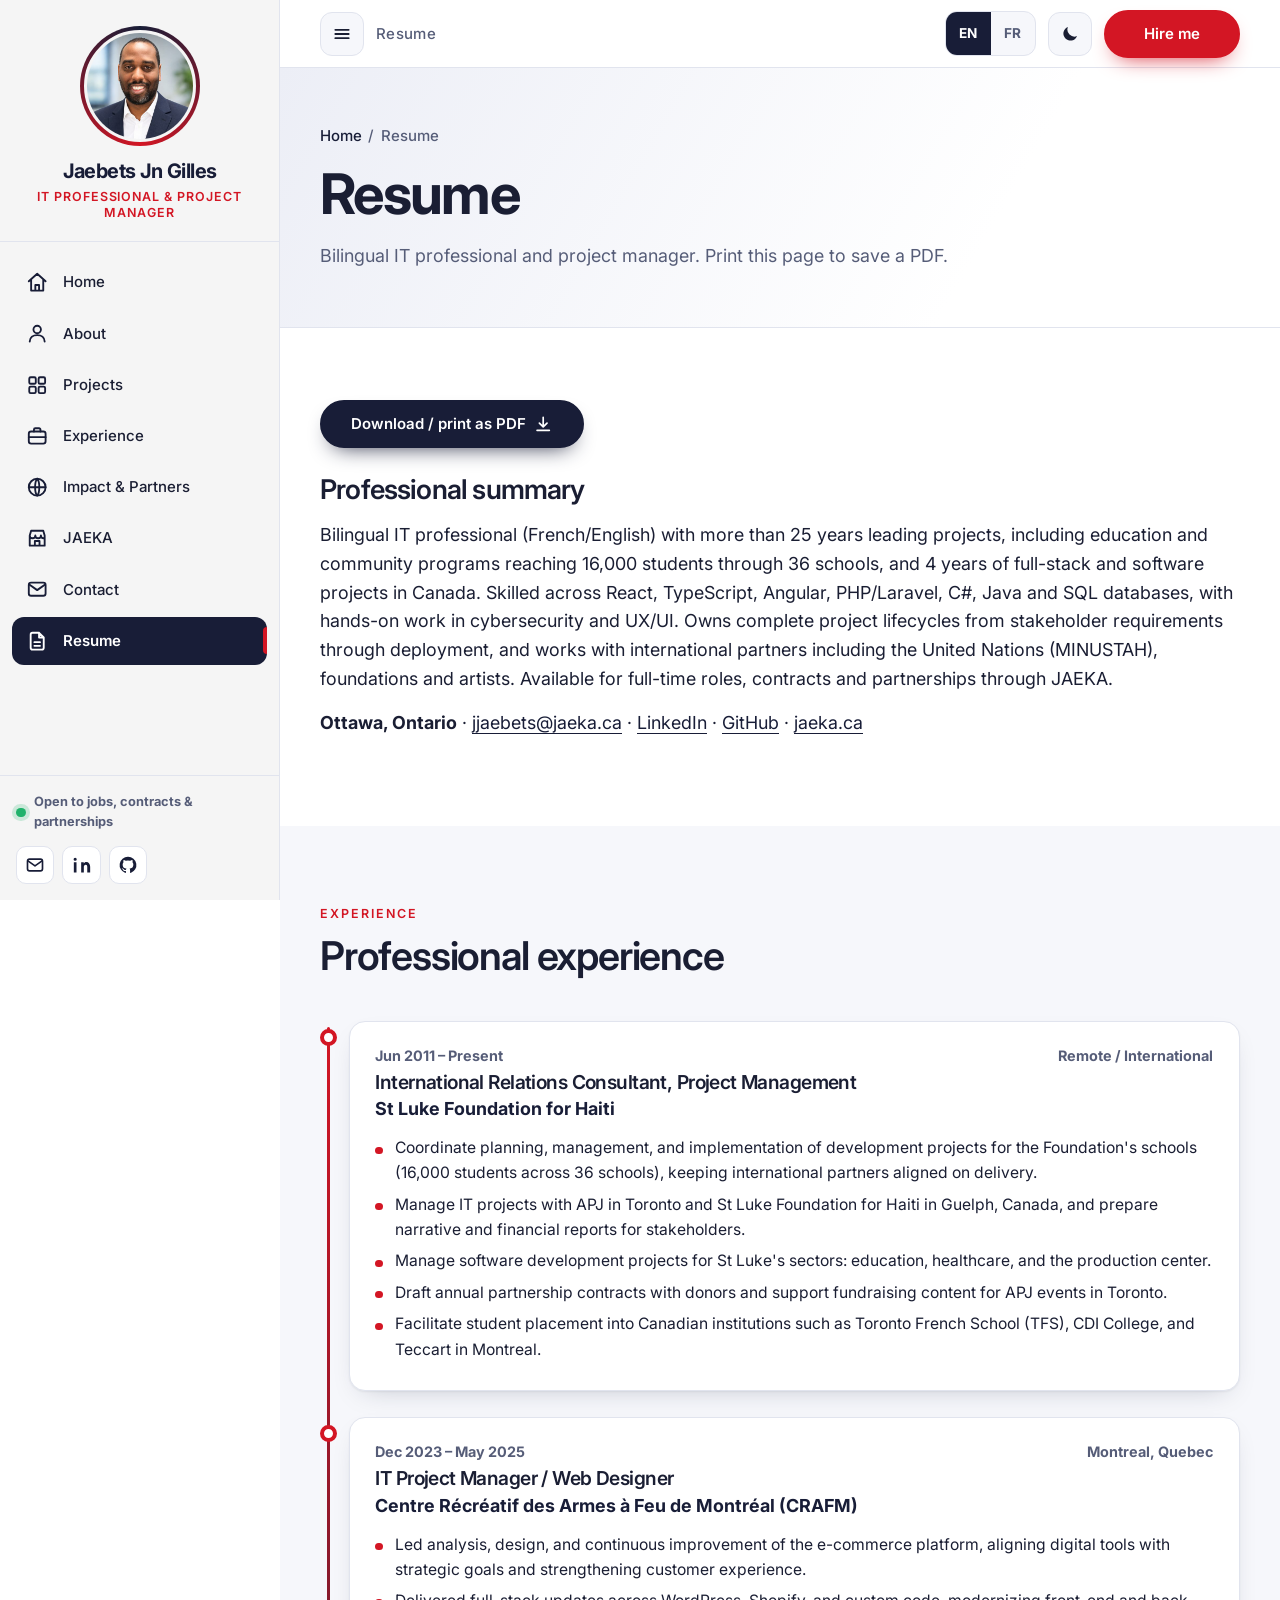
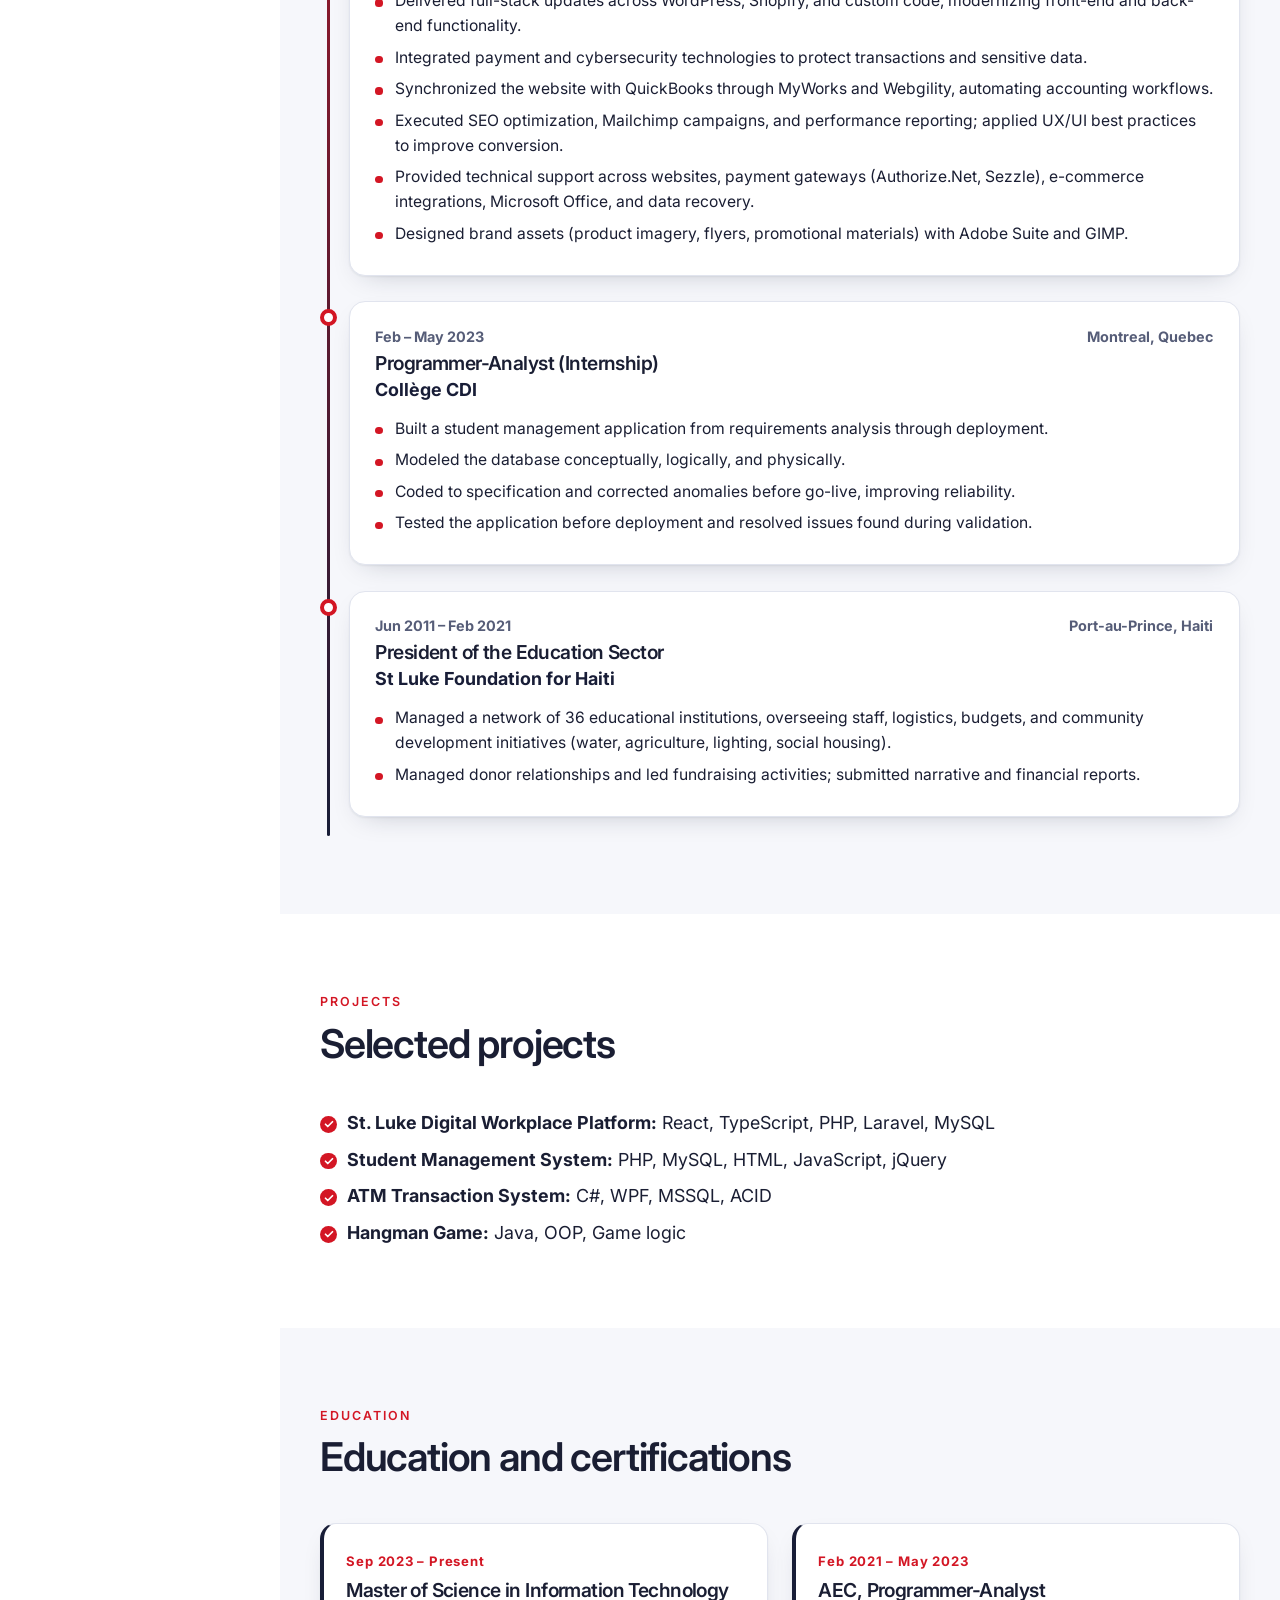
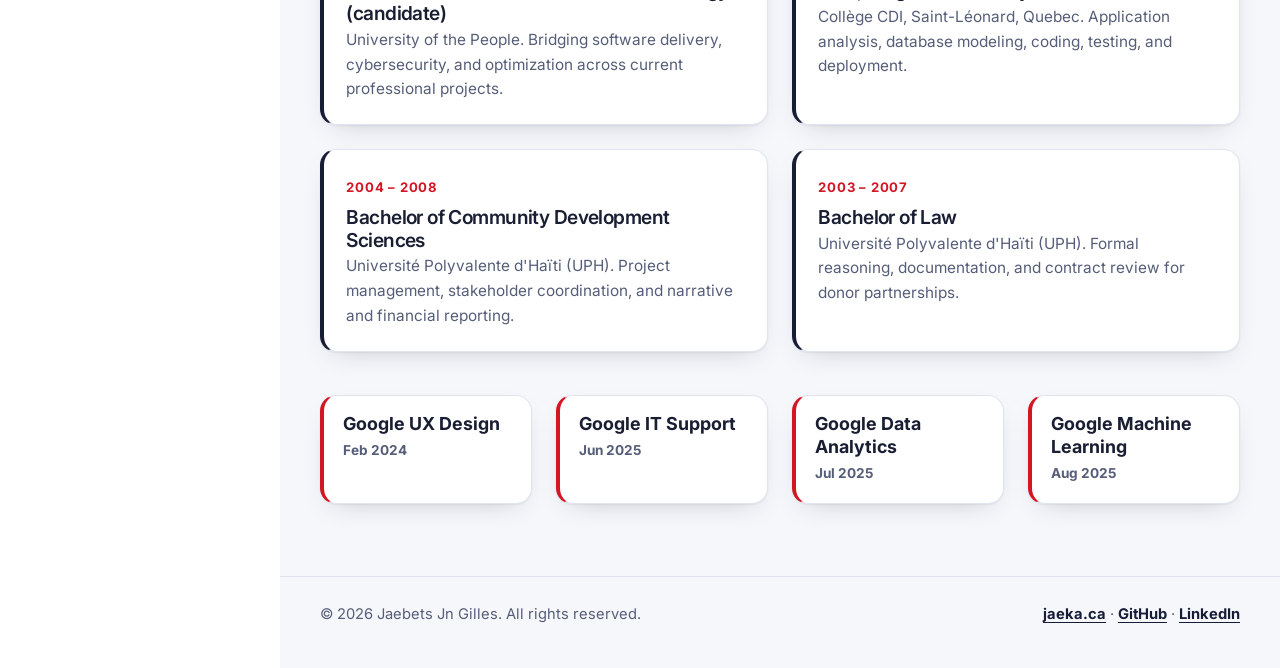
<file: resume.html>
<!DOCTYPE html>

<html lang="en">
<head>
<meta charset="utf-8"/>
<meta content="width=device-width, initial-scale=1, viewport-fit=cover" name="viewport"/>
<title>Resume | Jaebets Jn Gilles</title>
<meta content="CV | Jaebets Jn Gilles" name="title-fr"/>
<meta content="Resume of Jaebets Jn Gilles, IT professional and project manager." name="description"/>
<meta content="Jaebets Jn Gilles" name="author"/>
<meta content="#181d37" name="theme-color"/>
<link href="https://jaba24827.github.io/resume.html" rel="canonical"/>
<meta content="website" property="og:type"/><meta content="Resume | Jaebets Jn Gilles" property="og:title"/>
<meta content="Resume of Jaebets Jn Gilles, IT professional and project manager." property="og:description"/><meta content="https://jaba24827.github.io/resume.html" property="og:url"/>
<meta content="https://jaba24827.github.io/assets/img/og-image.png" property="og:image"/><meta content="summary_large_image" name="twitter:card"/>
<link href="assets/favicon.svg" rel="icon" type="image/svg+xml"/>
<link href="https://fonts.googleapis.com" rel="preconnect"/><link crossorigin="" href="https://fonts.gstatic.com" rel="preconnect"/>
<link href="https://fonts.googleapis.com/css2?family=Inter:wght@400;500;600;700;800&amp;family=JetBrains+Mono:wght@400;500&amp;display=swap" rel="stylesheet"/>
<link href="assets/vendor/bootstrap.min.css" rel="stylesheet"/>
<link href="css/style.css" rel="stylesheet"/>
<script>(function(){try{var t=localStorage.getItem("theme");if(!t&&matchMedia("(prefers-color-scheme: dark)").matches)t="dark";if(t){document.documentElement.setAttribute("data-theme",t);document.documentElement.setAttribute("data-bs-theme",t)}}catch(e){}document.documentElement.classList.add("js")})();</script>
</head>
<body>
<svg aria-hidden="true" focusable="false" height="0" style="position:absolute" width="0">
<defs>
<symbol id="i-menu" viewBox="0 0 24 24"><path d="M4 7h16M4 12h16M4 17h16" fill="none" stroke="currentColor" stroke-linecap="round" stroke-width="2.2"></path></symbol>
<symbol id="i-close" viewBox="0 0 24 24"><path d="M6 6l12 12M18 6L6 18" fill="none" stroke="currentColor" stroke-linecap="round" stroke-width="2.2"></path></symbol>
<symbol id="i-moon" viewBox="0 0 24 24"><path d="M20.5 14.5A8.5 8.5 0 0 1 9.5 3.5a8.5 8.5 0 1 0 11 11z" fill="currentColor"></path></symbol>
<symbol id="i-sun" viewBox="0 0 24 24"><g fill="none" stroke="currentColor" stroke-linecap="round" stroke-width="2.2"><circle cx="12" cy="12" r="4.2"></circle><path d="M12 2.5v2.2M12 19.3v2.2M2.5 12h2.2M19.3 12h2.2M5.3 5.3l1.6 1.6M17.1 17.1l1.6 1.6M18.7 5.3l-1.6 1.6M6.9 17.1l-1.6 1.6"></path></g></symbol>
<symbol id="i-mail" viewBox="0 0 24 24"><g fill="none" stroke="currentColor" stroke-linecap="round" stroke-linejoin="round" stroke-width="2"><rect height="14" rx="2.5" width="18" x="3" y="5"></rect><path d="M3.5 7l8.5 6 8.5-6"></path></g></symbol>
<symbol id="i-linkedin" viewBox="0 0 24 24"><path d="M5.4 8.6H2.2V21h3.2V8.6zM3.8 3.2a1.9 1.9 0 1 0 0 3.8 1.9 1.9 0 0 0 0-3.8zM21.8 14.2c0-3.3-1.8-5.8-4.6-5.8-1.5 0-2.6.8-3.1 1.7V8.6H11V21h3.2v-6.4c0-1.7.8-2.8 2.2-2.8s1.9 1 1.9 2.7V21h3.5v-6.8z" fill="currentColor"></path></symbol>
<symbol id="i-github" viewBox="0 0 24 24"><path d="M12 2a10 10 0 0 0-3.2 19.5c.5.1.7-.2.7-.5v-1.8c-2.8.6-3.4-1.3-3.4-1.3-.5-1.2-1.1-1.5-1.1-1.5-.9-.6.1-.6.1-.6 1 .1 1.5 1 1.5 1 .9 1.5 2.4 1.1 3 .8.1-.7.4-1.1.6-1.3-2.2-.3-4.6-1.1-4.6-5 0-1.1.4-2 1-2.7-.1-.3-.4-1.3.1-2.7 0 0 .8-.3 2.8 1a9.6 9.6 0 0 1 5 0c1.9-1.3 2.8-1 2.8-1 .5 1.4.2 2.4.1 2.7.6.7 1 1.6 1 2.7 0 3.9-2.4 4.7-4.6 5 .4.3.7.9.7 1.9v2.8c0 .3.2.6.7.5A10 10 0 0 0 12 2z" fill="currentColor"></path></symbol>
<symbol id="i-pin" viewBox="0 0 24 24"><g fill="none" stroke="currentColor" stroke-linecap="round" stroke-linejoin="round" stroke-width="2"><path d="M12 21s7-6.2 7-11.5A7 7 0 0 0 5 9.500C5 14.800 12 21 12 21z"></path><circle cx="12" cy="9.500" r="2.500"></circle></g></symbol>
<symbol id="i-download" viewBox="0 0 24 24"><g fill="none" stroke="currentColor" stroke-linecap="round" stroke-linejoin="round" stroke-width="2.2"><path d="M12 3v12M7 10.500l5 5 5-5M4 20h16"></path></g></symbol>
<symbol id="i-arrow" viewBox="0 0 24 24"><g fill="none" stroke="currentColor" stroke-linecap="round" stroke-linejoin="round" stroke-width="2.2"><path d="M5 12h14M13 6l6 6-6 6"></path></g></symbol>
<symbol id="i-external" viewBox="0 0 24 24"><g fill="none" stroke="currentColor" stroke-linecap="round" stroke-linejoin="round" stroke-width="2.2"><path d="M14 4h6v6M20 4l-9 9M18 14v5a1 1 0 0 1-1 1H5a1 1 0 0 1-1-1V7a1 1 0 0 1 1-1h5"></path></g></symbol>
<symbol id="i-up" viewBox="0 0 24 24"><g fill="none" stroke="currentColor" stroke-linecap="round" stroke-linejoin="round" stroke-width="2.4"><path d="M12 19V5M6 11l6-6 6 6"></path></g></symbol>
<symbol id="i-code" viewBox="0 0 24 24"><g fill="none" stroke="currentColor" stroke-linecap="round" stroke-linejoin="round" stroke-width="2"><path d="M8 7l-5 5 5 5M16 7l5 5-5 5M14 4l-4 16"></path></g></symbol>
<symbol id="i-shield" viewBox="0 0 24 24"><g fill="none" stroke="currentColor" stroke-linecap="round" stroke-linejoin="round" stroke-width="2"><path d="M12 3l8 3v6c0 4.500-3.300 8-8 9-4.700-1-8-4.500-8-9V6l8-3z"></path><path d="M8.500 12l2.500 2.500 4.500-5"></path></g></symbol>
<symbol id="i-users" viewBox="0 0 24 24"><g fill="none" stroke="currentColor" stroke-linecap="round" stroke-linejoin="round" stroke-width="2"><circle cx="9" cy="8" r="3.500"></circle><path d="M2.500 20c0-3.600 2.900-6 6.500-6s6.500 2.400 6.500 6M16 4.600a3.500 3.500 0 0 1 0 6.800M18 14.300c2 .8 3.500 2.700 3.500 5.700"></path></g></symbol>
<symbol id="i-globe" viewBox="0 0 24 24"><g fill="none" stroke="currentColor" stroke-linecap="round" stroke-linejoin="round" stroke-width="2"><circle cx="12" cy="12" r="9"></circle><path d="M3 12h18M12 3c3 3 3 15 0 18M12 3c-3 3-3 15 0 18"></path></g></symbol>
<symbol id="i-scissors" viewBox="0 0 24 24"><g fill="none" stroke="currentColor" stroke-linecap="round" stroke-linejoin="round" stroke-width="2"><circle cx="6" cy="6.500" r="2.800"></circle><circle cx="6" cy="17.500" r="2.800"></circle><path d="M8.300 8.200L20 18M8.300 15.800L20 6"></path></g></symbol>
<symbol id="i-cart" viewBox="0 0 24 24"><g fill="none" stroke="currentColor" stroke-linecap="round" stroke-linejoin="round" stroke-width="2"><path d="M2.500 4h3l2.200 11h10.600l2-8H6.500"></path><circle cx="9.500" cy="19.500" r="1.500"></circle><circle cx="17" cy="19.500" r="1.500"></circle></g></symbol>
<symbol id="i-laptop" viewBox="0 0 24 24"><g fill="none" stroke="currentColor" stroke-linecap="round" stroke-linejoin="round" stroke-width="2"><rect height="11" rx="1.800" width="16" x="4" y="5"></rect><path d="M2 19.500h20M9.500 9.500L8 11l1.500 1.500M14.500 9.500L16 11l-1.500 1.500"></path></g></symbol>
<symbol id="i-award" viewBox="0 0 24 24"><g fill="none" stroke="currentColor" stroke-linecap="round" stroke-linejoin="round" stroke-width="2"><circle cx="12" cy="9" r="6"></circle><path d="M8.500 14L7 22l5-3 5 3-1.500-8"></path></g></symbol>
<symbol id="i-cap" viewBox="0 0 24 24"><g fill="none" stroke="currentColor" stroke-linecap="round" stroke-linejoin="round" stroke-width="2"><path d="M2 9l10-5 10 5-10 5L2 9z"></path><path d="M6 11.500V16c0 1.500 2.700 3 6 3s6-1.500 6-3v-4.500M22 9v6"></path></g></symbol>
<symbol id="i-db" viewBox="0 0 24 24"><g fill="none" stroke="currentColor" stroke-linecap="round" stroke-linejoin="round" stroke-width="2"><ellipse cx="12" cy="5.500" rx="7.500" ry="3"></ellipse><path d="M4.500 5.500v13c0 1.700 3.400 3 7.500 3s7.500-1.300 7.500-3v-13M4.500 12c0 1.700 3.400 3 7.500 3s7.500-1.300 7.500-3"></path></g></symbol>
<symbol id="i-chart" viewBox="0 0 24 24"><g fill="none" stroke="currentColor" stroke-linecap="round" stroke-linejoin="round" stroke-width="2"><path d="M4 20V4M4 20h16M8 16v-4M13 16V8M18 16v-7"></path></g></symbol>
<symbol id="i-palette" viewBox="0 0 24 24"><g fill="none" stroke="currentColor" stroke-linecap="round" stroke-linejoin="round" stroke-width="2"><path d="M12 3a9 9 0 1 0 0 18c1.400 0 2-1 1.500-2.100-.5-1.100.2-2.400 1.500-2.400H17a4 4 0 0 0 4-4C21 6.500 17 3 12 3z"></path><circle cx="7.500" cy="11" r="1"></circle><circle cx="10.500" cy="7.500" r="1"></circle><circle cx="15" cy="8" r="1"></circle></g></symbol>
<symbol id="i-heart" viewBox="0 0 24 24"><path d="M12 20.500S3.500 15 3.500 9A4.500 4.500 0 0 1 12 7a4.500 4.500 0 0 1 8.500 2c0 6-8.500 11.500-8.500 11.500z" fill="none" stroke="currentColor" stroke-linecap="round" stroke-linejoin="round" stroke-width="2"></path></symbol>
<symbol id="i-check" viewBox="0 0 24 24"><path d="M5 12.500l4.500 4.500L19 7.500" fill="none" stroke="currentColor" stroke-linecap="round" stroke-linejoin="round" stroke-width="2.600"></path></symbol>
<symbol id="i-home" viewBox="0 0 24 24"><g fill="none" stroke="currentColor" stroke-linecap="round" stroke-linejoin="round" stroke-width="2"><path d="M3 11l9-8 9 8M5.5 9.5V21h13V9.5M10 21v-6h4v6"></path></g></symbol>
<symbol id="i-user" viewBox="0 0 24 24"><g fill="none" stroke="currentColor" stroke-linecap="round" stroke-linejoin="round" stroke-width="2"><circle cx="12" cy="8" r="4"></circle><path d="M4 21c0-4.4 3.6-7 8-7s8 2.6 8 7"></path></g></symbol>
<symbol id="i-grid" viewBox="0 0 24 24"><g fill="none" stroke="currentColor" stroke-linejoin="round" stroke-width="2"><rect height="7" rx="1.5" width="7" x="3.5" y="3.5"></rect><rect height="7" rx="1.5" width="7" x="13.5" y="3.5"></rect><rect height="7" rx="1.5" width="7" x="3.5" y="13.5"></rect><rect height="7" rx="1.5" width="7" x="13.5" y="13.5"></rect></g></symbol>
<symbol id="i-briefcase" viewBox="0 0 24 24"><g fill="none" stroke="currentColor" stroke-linecap="round" stroke-linejoin="round" stroke-width="2"><rect height="13" rx="2.5" width="18" x="3" y="7"></rect><path d="M8.5 7V5a1.5 1.5 0 0 1 1.5-1.5h4A1.5 1.5 0 0 1 15.5 5v2M3 13h18"></path></g></symbol>
<symbol id="i-store" viewBox="0 0 24 24"><g fill="none" stroke="currentColor" stroke-linecap="round" stroke-linejoin="round" stroke-width="2"><path d="M4 9l1.5-5h13L20 9M4 9v11h16V9M4 9c0 1.7 1.3 3 3 3s3-1.300 3-3c0 1.700 1.300 3 3 3s3-1.300 3-3c0 1.700 1.300 3 3 3M9.500 20v-5h5v5"></path></g></symbol>
<symbol id="i-file" viewBox="0 0 24 24"><g fill="none" stroke="currentColor" stroke-linecap="round" stroke-linejoin="round" stroke-width="2"><path d="M14 3H7a2 2 0 0 0-2 2v14a2 2 0 0 0 2 2h10a2 2 0 0 0 2-2V8l-5-5zM14 3v5h5M9 13h6M9 17h6"></path></g></symbol>
<symbol id="i-chevrons" viewBox="0 0 24 24"><g fill="none" stroke="currentColor" stroke-linecap="round" stroke-linejoin="round" stroke-width="2.4"><path d="M11 17l-5-5 5-5M18 17l-5-5 5-5"></path></g></symbol>
<symbol id="i-play" viewBox="0 0 24 24"><g fill="none" stroke="currentColor" stroke-linecap="round" stroke-linejoin="round" stroke-width="2"><circle cx="12" cy="12" r="9.500"></circle><path d="M10 8.500l5.500 3.500-5.500 3.500z" fill="currentColor"></path></g></symbol>
<symbol id="i-image" viewBox="0 0 24 24"><g fill="none" stroke="currentColor" stroke-linecap="round" stroke-linejoin="round" stroke-width="2"><rect height="16" rx="2.500" width="18" x="3" y="4"></rect><circle cx="9" cy="10" r="1.800"></circle><path d="M21 16l-5-5-8 9"></path></g></symbol>
</defs>
</svg>
<a class="skip-link" href="#main"><span data-i18n="k786">Skip to content</span></a>
<aside aria-label="Main" class="sidebar" id="sidebar">
<a aria-label="Jaebets Jn Gilles, home" class="sb-brand" data-i18n-attr="aria-label:k803" href="index.html">
<span class="sb-avatar"><img alt="Portrait of Jaebets Jn Gilles" data-i18n-attr="alt:k804" height="400" src="assets/img/portrait-sm.jpg" width="400"/></span>
<span class="sb-name">Jaebets Jn Gilles</span>
<span class="sb-title" data-i18n="k805">IT Professional &amp; Project Manager</span>
</a>
<nav aria-label="Primary" class="sb-menu" data-i18n-attr="aria-label:k806"><ul><li><a data-i18n-attr="title:k787" href="index.html" title="Home"><svg aria-hidden="true" class="ico"><use href="#i-home"></use></svg><span class="label" data-i18n="k788">Home</span></a></li><li><a data-i18n-attr="title:k789" href="about.html" title="About"><svg aria-hidden="true" class="ico"><use href="#i-user"></use></svg><span class="label" data-i18n="k790">About</span></a></li><li><a data-i18n-attr="title:k791" href="projects.html" title="Projects"><svg aria-hidden="true" class="ico"><use href="#i-grid"></use></svg><span class="label" data-i18n="k792">Projects</span></a></li><li><a data-i18n-attr="title:k793" href="experience.html" title="Experience"><svg aria-hidden="true" class="ico"><use href="#i-briefcase"></use></svg><span class="label" data-i18n="k794">Experience</span></a></li><li><a data-i18n-attr="title:k795" href="impact.html" title="Impact &amp; Partners"><svg aria-hidden="true" class="ico"><use href="#i-globe"></use></svg><span class="label" data-i18n="k796">Impact &amp; Partners</span></a></li><li><a data-i18n-attr="title:k797" href="jaeka.html" title="JAEKA"><svg aria-hidden="true" class="ico"><use href="#i-store"></use></svg><span class="label" data-i18n="k798">JAEKA</span></a></li><li><a data-i18n-attr="title:k799" href="contact.html" title="Contact"><svg aria-hidden="true" class="ico"><use href="#i-mail"></use></svg><span class="label" data-i18n="k800">Contact</span></a></li><li><a aria-current="page" data-i18n-attr="title:k801" href="resume.html" title="Resume"><svg aria-hidden="true" class="ico"><use href="#i-file"></use></svg><span class="label" data-i18n="k802">Resume</span></a></li></ul></nav>
<div class="sb-foot">
<div class="sb-avail"><i></i><span data-i18n="k807">Open to jobs, contracts &amp; partnerships</span></div>
<div class="sb-social">
<a aria-label="Email" data-bs-placement="top" data-bs-title="Email" data-bs-toggle="tooltip" href="mailto:jjaebets@jaeka.ca"><svg aria-hidden="true" class="ico"><use href="#i-mail"></use></svg></a>
<a aria-label="LinkedIn" data-bs-placement="top" data-bs-title="LinkedIn" data-bs-toggle="tooltip" href="https://www.linkedin.com/in/jaebets-jn-gilles-0a60b821b" rel="noopener" target="_blank"><svg aria-hidden="true" class="ico"><use href="#i-linkedin"></use></svg></a>
<a aria-label="GitHub" data-bs-placement="top" data-bs-title="GitHub" data-bs-toggle="tooltip" href="https://github.com/Jaba24827" rel="noopener" target="_blank"><svg aria-hidden="true" class="ico"><use href="#i-github"></use></svg></a>
</div>
</div>
</aside>
<div aria-hidden="true" class="scrim"></div>
<div class="layout">
<header class="topbar">
<button aria-controls="sidebar" aria-expanded="true" aria-label="Open or close the menu" class="icon-btn" data-i18n-attr="aria-label:k808" id="drawer-btn" type="button"><svg aria-hidden="true" class="ico"><use href="#i-menu"></use></svg></button>
<a class="topbar__brand" href="index.html"><img alt="" height="80" src="assets/img/portrait-sm.jpg" width="80"/><span>Jaebets Jn Gilles</span></a>
<span class="topbar__title" data-i18n="k809">Resume</span>
<div aria-label="Language" class="seg" data-i18n-attr="aria-label:k810" role="group">
<button aria-pressed="true" data-lang="en" lang="en" type="button">EN</button>
<button aria-pressed="false" data-lang="fr" lang="fr" type="button">FR</button>
</div>
<button aria-label="Toggle dark mode" class="icon-btn theme-toggle" data-bs-placement="top" data-bs-title="Toggle dark mode" data-bs-toggle="tooltip" data-i18n-attr="aria-label:k811" id="theme-toggle" type="button"><svg aria-hidden="true" class="ico moon"><use href="#i-moon"></use></svg><svg aria-hidden="true" class="ico sun"><use href="#i-sun"></use></svg></button>
<a class="btn btn--red btn--sm" href="contact.html"><span data-i18n="k812">Hire me</span></a>
</header>
<main id="main">
<section class="page-hero"><div class="container"><nav aria-label="Breadcrumb" class="crumbs"><a href="index.html"><span data-i18n="k723">Home</span></a> <span>/</span> <span data-i18n="k724">Resume</span></nav><h1 data-i18n="k725">Resume</h1><p class="lead" data-i18n="k726">Bilingual IT professional and project manager. Print this page to save a PDF.</p></div></section>
<section class="section"><div class="container"><div class="cta-row" style="margin:0 0 1.6rem"><button class="btn btn--blue" onclick="window.print()" type="button"><span data-i18n="k757">Download / print as PDF</span><svg aria-hidden="true" class="ico"><use href="#i-download"></use></svg></button></div>
<div class="prose"><h2 data-i18n="k758">Professional summary</h2>
<p data-i18n="k759">Bilingual IT professional (French/English) with more than 25 years leading projects, including education and community programs reaching 16,000 students through 36 schools, and 4 years of full-stack and software projects in Canada. Skilled across React, TypeScript, Angular, PHP/Laravel, C#, Java and SQL databases, with hands-on work in cybersecurity and UX/UI. Owns complete project lifecycles from stakeholder requirements through deployment, and works with international partners including the United Nations (MINUSTAH), foundations and artists. Available for full-time roles, contracts and partnerships through JAEKA.</p>
<p><strong>Ottawa, Ontario</strong> · <a href="mailto:jjaebets@jaeka.ca">jjaebets@jaeka.ca</a> · <a href="https://www.linkedin.com/in/jaebets-jn-gilles-0a60b821b">LinkedIn</a> · <a href="https://github.com/Jaba24827">GitHub</a> · <a href="https://jaeka.ca">jaeka.ca</a></p></div></div></section><section class="section section--tint"><div class="container"><div class="section-head reveal"><span class="eyebrow" data-i18n="k780">Experience</span><h2 data-i18n="k781">Professional experience</h2></div><div class="timeline"><div class="tl-item"><div class="card tl-card"><div class="tl-meta"><span data-i18n="k727">Jun 2011 – Present</span><span data-i18n="k728">Remote / International</span></div><h3 data-i18n="k729">International Relations Consultant, Project Management</h3><p class="tl-org">St Luke Foundation for Haiti</p><ul><li data-i18n="k730">Coordinate planning, management, and implementation of development projects for the Foundation's schools (16,000 students across 36 schools), keeping international partners aligned on delivery.</li><li data-i18n="k731">Manage IT projects with APJ in Toronto and St Luke Foundation for Haiti in Guelph, Canada, and prepare narrative and financial reports for stakeholders.</li><li data-i18n="k732">Manage software development projects for St Luke's sectors: education, healthcare, and the production center.</li><li data-i18n="k733">Draft annual partnership contracts with donors and support fundraising content for APJ events in Toronto.</li><li data-i18n="k734">Facilitate student placement into Canadian institutions such as Toronto French School (TFS), CDI College, and Teccart in Montreal.</li></ul></div></div><div class="tl-item"><div class="card tl-card"><div class="tl-meta"><span data-i18n="k735">Dec 2023 – May 2025</span><span data-i18n="k736">Montreal, Quebec</span></div><h3 data-i18n="k737">IT Project Manager / Web Designer</h3><p class="tl-org">Centre Récréatif des Armes à Feu de Montréal (CRAFM)</p><ul><li data-i18n="k738">Led analysis, design, and continuous improvement of the e-commerce platform, aligning digital tools with strategic goals and strengthening customer experience.</li><li data-i18n="k739">Delivered full-stack updates across WordPress, Shopify, and custom code, modernizing front-end and back-end functionality.</li><li data-i18n="k740">Integrated payment and cybersecurity technologies to protect transactions and sensitive data.</li><li data-i18n="k741">Synchronized the website with QuickBooks through MyWorks and Webgility, automating accounting workflows.</li><li data-i18n="k742">Executed SEO optimization, Mailchimp campaigns, and performance reporting; applied UX/UI best practices to improve conversion.</li><li data-i18n="k743">Provided technical support across websites, payment gateways (Authorize.Net, Sezzle), e-commerce integrations, Microsoft Office, and data recovery.</li><li data-i18n="k744">Designed brand assets (product imagery, flyers, promotional materials) with Adobe Suite and GIMP.</li></ul></div></div><div class="tl-item"><div class="card tl-card"><div class="tl-meta"><span data-i18n="k745">Feb – May 2023</span><span data-i18n="k746">Montreal, Quebec</span></div><h3 data-i18n="k747">Programmer-Analyst (Internship)</h3><p class="tl-org">Collège CDI</p><ul><li data-i18n="k748">Built a student management application from requirements analysis through deployment.</li><li data-i18n="k749">Modeled the database conceptually, logically, and physically.</li><li data-i18n="k750">Coded to specification and corrected anomalies before go-live, improving reliability.</li><li data-i18n="k751">Tested the application before deployment and resolved issues found during validation.</li></ul></div></div><div class="tl-item"><div class="card tl-card"><div class="tl-meta"><span data-i18n="k752">Jun 2011 – Feb 2021</span><span data-i18n="k753">Port-au-Prince, Haiti</span></div><h3 data-i18n="k754">President of the Education Sector</h3><p class="tl-org">St Luke Foundation for Haiti</p><ul><li data-i18n="k755">Managed a network of 36 educational institutions, overseeing staff, logistics, budgets, and community development initiatives (water, agriculture, lighting, social housing).</li><li data-i18n="k756">Managed donor relationships and led fundraising activities; submitted narrative and financial reports.</li></ul></div></div></div></div></section><section class="section"><div class="container"><div class="section-head reveal"><span class="eyebrow" data-i18n="k782">Projects</span><h2 data-i18n="k783">Selected projects</h2></div><ul class="checks"><li><strong><span data-i18n="k776">St. Luke Digital Workplace Platform</span>:</strong> React, TypeScript, PHP, Laravel, MySQL</li><li><strong><span data-i18n="k777">Student Management System</span>:</strong> PHP, MySQL, HTML, JavaScript, jQuery</li><li><strong><span data-i18n="k778">ATM Transaction System</span>:</strong> C#, WPF, MSSQL, ACID</li><li><strong><span data-i18n="k779">Hangman Game</span>:</strong> Java, OOP, Game logic</li></ul></div></section><section class="section section--tint"><div class="container"><div class="section-head reveal"><span class="eyebrow" data-i18n="k784">Education</span><h2 data-i18n="k785">Education and certifications</h2></div><div class="row g-3 g-lg-4 row-cols-1 row-cols-md-2"><div class="col"><div class="card edu"><time><span data-i18n="k760">Sep 2023 – Present</span></time><h3 data-i18n="k761">Master of Science in Information Technology (candidate)</h3><p data-i18n="k762">University of the People. Bridging software delivery, cybersecurity, and optimization across current professional projects.</p></div></div><div class="col"><div class="card edu"><time><span data-i18n="k763">Feb 2021 – May 2023</span></time><h3 data-i18n="k764">AEC, Programmer-Analyst</h3><p data-i18n="k765">Collège CDI, Saint-Léonard, Quebec. Application analysis, database modeling, coding, testing, and deployment.</p></div></div><div class="col"><div class="card edu"><time><span data-i18n="k766">2004 – 2008</span></time><h3 data-i18n="k767">Bachelor of Community Development Sciences</h3><p data-i18n="k768">Université Polyvalente d'Haïti (UPH). Project management, stakeholder coordination, and narrative and financial reporting.</p></div></div><div class="col"><div class="card edu"><time><span data-i18n="k769">2003 – 2007</span></time><h3 data-i18n="k770">Bachelor of Law</h3><p data-i18n="k771">Université Polyvalente d'Haïti (UPH). Formal reasoning, documentation, and contract review for donor partnerships.</p></div></div></div><div class="row g-3 g-lg-4 row-cols-1 row-cols-sm-2 row-cols-xl-4" style="margin-top:1.2rem"><div class="col"><div class="card cert"><strong>Google UX Design</strong><span><span data-i18n="k772">Feb 2024</span></span></div></div><div class="col"><div class="card cert"><strong>Google IT Support</strong><span><span data-i18n="k773">Jun 2025</span></span></div></div><div class="col"><div class="card cert"><strong>Google Data Analytics</strong><span><span data-i18n="k774">Jul 2025</span></span></div></div><div class="col"><div class="card cert"><strong>Google Machine Learning</strong><span><span data-i18n="k775">Aug 2025</span></span></div></div></div></div></section>
</main>
<footer class="site-footer"><div class="container d-flex flex-wrap justify-content-between align-items-center gap-2 gap-md-4">
<p>© <span id="year">2026</span> Jaebets Jn Gilles. <span data-i18n="k813">All rights reserved.</span></p>
<p><a href="https://jaeka.ca" rel="noopener" target="_blank">jaeka.ca</a> · <a href="https://github.com/Jaba24827" rel="noopener" target="_blank">GitHub</a> · <a href="https://www.linkedin.com/in/jaebets-jn-gilles-0a60b821b" rel="noopener" target="_blank">LinkedIn</a></p>
</div></footer>
</div>
<script src="assets/vendor/jquery.min.js"></script>
<script src="assets/vendor/bootstrap.bundle.min.js"></script>
<script src="js/i18n.js"></script>
<script src="js/main.js"></script>
</body>
</html>
</file>
<file: css/style.css>
/* ==========================================================
   Jaebets Jn Gilles — Portfolio (multi-page)
   White top bar · whitesmoke fixed sidebar · blue + red (JAEKA)
   Responsive: phone, tablet, desktop, TV
   ========================================================== */
:root {
  --blue: #181d37;
  --blue-700: #0f1326;
  --blue-50: #eceef6;
  --navy: #0c0f21;
  --red: #d31624;
  --red-700: #a8101b;
  --red-50: #fdecee;
  --accent-text: #181d37;
  --red-text: #d31624;
  --gold: #c9a24a;
  --bg: #ffffff;
  --side: #f5f5f5;
  --card: #ffffff;
  --card-2: #f6f7fb;
  --topbar: #ffffff;
  --text: #1a1e33;
  --muted: #565d78;
  --border: #e1e4ee;
  --link: #181d37;
  --shadow: 0 1px 2px rgba(24, 29, 55, .06), 0 10px 28px -14px rgba(24, 29, 55, .26);
  --radius: 16px;
  --radius-sm: 10px;
  --font-primary: "Inter", system-ui, -apple-system, "Segoe UI", Roboto, "Helvetica Neue", Arial, sans-serif;
  --font-code: "JetBrains Mono", ui-monospace, SFMono-Regular, Menlo, Consolas, monospace;
  --font-body: var(--font-primary);
  --font-display: var(--font-primary);
  --sbw: 17.5rem;
  --topbar-h: 4.25rem;
  --maxw: 70rem;
  --gutter: clamp(1rem, 3.5vw, 2.5rem);
  --btn-w: 16.5rem;
  --btn-h: 3rem;
  --bs-primary: #181d37; --bs-primary-rgb: 24, 29, 55; --bs-danger: #d31624; --bs-danger-rgb: 211, 22, 36;
  --bs-body-font-family: var(--font-primary); --bs-link-color: var(--link); --bs-link-hover-color: #d31624;
  color-scheme: light;
}
:root[data-theme="dark"] {
  --bg: #11152b;
  --side: #151a33;
  --card: #1a2040;
  --card-2: #161b36;
  --topbar: #151a33;
  --text: #eceef8;
  --muted: #aab1cf;
  --border: #2b3358;
  --blue: #3a46a0;
  --blue-700: #c3cbf7;
  --blue-50: #232a55;
  --navy: #0c0f21;
  --red: #d31624;
  --red-700: #e23a47;
  --red-50: #3a1f2c;
  --accent-text: #aeb9f5;
  --red-text: #ff6a75;
  --link: #aab6ff;
  --shadow: 0 1px 2px rgba(0, 0, 0, .3), 0 10px 28px -14px rgba(0, 0, 0, .6);
  color-scheme: dark;
}
body.sb-collapsed { --sbw: 5.25rem; }

*, *::before, *::after { box-sizing: border-box; }
html { font-size: 100%; scroll-behavior: smooth; scroll-padding-top: 5.5rem; -webkit-text-size-adjust: 100%; }
body { margin: 0; font-family: var(--font-body); font-size: 1.0625rem; line-height: 1.65; color: var(--text); background: var(--bg); -webkit-font-smoothing: antialiased; overflow-x: hidden; }
img, svg, picture, video { display: block; max-width: 100%; height: auto; }
a { color: var(--link); text-underline-offset: .2em; }
h1, h2, h3, h4 { line-height: 1.18; margin: 0 0 .6em; font-weight: 700; letter-spacing: -.01em; }
h1 { font-family: var(--font-display); font-size: clamp(2.1rem, 5vw, 3.4rem); font-weight: 700; letter-spacing: -.02em; }
h2 { font-family: var(--font-display); font-size: clamp(1.7rem, 3.4vw, 2.4rem); font-weight: 700; }
h3 { font-size: 1.2rem; }
p { margin: 0 0 1rem; }
ul { margin: 0; padding: 0; list-style: none; }
:focus-visible { outline: 3px solid var(--red); outline-offset: 3px; border-radius: 6px; }
.skip-link { position: absolute; left: -999px; top: 0; background: var(--red); color: #fff; padding: .75rem 1rem; z-index: 300; }
.skip-link:focus { left: 0; }
.sr-only { position: absolute; width: 1px; height: 1px; overflow: hidden; clip: rect(0 0 0 0); white-space: nowrap; }

/* ---------- Icons & buttons ---------- */
.ico { width: 1.25rem; height: 1.25rem; flex: none; }
.icon-btn { display: inline-grid; place-items: center; width: 2.75rem; height: 2.75rem; border-radius: 12px; background: var(--card-2); color: var(--text); border: 1px solid var(--border); cursor: pointer; flex: none; transition: background-color .2s, border-color .2s; }
.icon-btn:hover { border-color: var(--blue); background: var(--blue-50); }

/* ---------- Sidebar ---------- */
.sidebar { position: fixed; inset: 0 auto 0 0; width: var(--sbw); background: var(--side); border-right: 1px solid var(--border); display: flex; flex-direction: column; z-index: 80; overflow-x: hidden; overflow-y: auto; transition: width .25s ease, transform .25s ease; }
.sb-brand { display: flex; flex-direction: column; align-items: center; text-align: center; padding: 1.6rem 1rem 1.2rem; text-decoration: none; color: var(--text); border-bottom: 1px solid var(--border); }
.sb-avatar { position: relative; width: 7.5rem; height: 7.5rem; border-radius: 50%; padding: 4px; background: conic-gradient(var(--blue), var(--red), var(--blue)); transition: width .25s, height .25s; flex: none; }
.sb-avatar img { width: 100%; height: 100%; border-radius: 50%; object-fit: cover; object-position: 50% 20%; border: 3px solid var(--side); background: var(--side); }
.sb-name { margin-top: .9rem; font-family: var(--font-display); font-weight: 700; font-size: 1.25rem; line-height: 1.15; color: var(--accent-text); }

.sb-title { margin-top: .35rem; font-size: .78rem; font-weight: 700; letter-spacing: .08em; text-transform: uppercase; color: var(--red-text); line-height: 1.35; }
.sb-menu { padding: 1rem .75rem; flex: 1; }
.sb-menu li + li { margin-top: .2rem; }
.sb-menu a { display: flex; align-items: center; gap: .9rem; padding: .75rem .9rem; border-radius: 12px; color: var(--text); text-decoration: none; font-weight: 700; font-size: .98rem; white-space: nowrap; transition: background-color .2s, color .2s; position: relative; }
.sb-menu a .ico { width: 1.4rem; height: 1.4rem; color: var(--accent-text); }
.sb-menu a:hover { background: var(--blue-50); }
.sb-menu a[aria-current="page"] { background: var(--blue); color: #fff; }
.sb-menu a[aria-current="page"] .ico { color: currentColor; }
.sb-menu a[aria-current="page"]::after { content: ""; position: absolute; right: 0; top: 22%; bottom: 22%; width: 4px; border-radius: 4px 0 0 4px; background: var(--red); }
.sb-foot { padding: 1rem; border-top: 1px solid var(--border); display: flex; flex-direction: column; gap: .8rem; }
.sb-avail { display: flex; align-items: center; gap: .55rem; font-size: .8rem; font-weight: 700; color: var(--muted); }
.sb-avail i { width: .6rem; height: .6rem; border-radius: 50%; background: #20b26b; box-shadow: 0 0 0 4px rgba(32, 178, 107, .2); flex: none; }
.sb-social { display: flex; gap: .5rem; }
.sb-social a { display: grid; place-items: center; width: 2.4rem; height: 2.4rem; border-radius: 10px; background: var(--card); border: 1px solid var(--border); color: var(--accent-text); }
.sb-social a:hover { border-color: var(--red); color: var(--red-text); }

/* collapsed (icon-only) sidebar on desktop */
@media (min-width: 961px) {
  body.sb-collapsed .sb-avatar { width: 3.2rem; height: 3.2rem; }
  body.sb-collapsed .sb-brand { padding: 1.2rem .4rem .9rem; }
  body.sb-collapsed .sb-name, body.sb-collapsed .sb-title, body.sb-collapsed .label, body.sb-collapsed .sb-avail span, body.sb-collapsed .sb-social a:not(:first-child) { display: none; }
  body.sb-collapsed .sb-menu a { justify-content: center; padding-inline: 0; }
  body.sb-collapsed .sb-menu a[aria-current="page"]::after { display: none; }
  body.sb-collapsed .sb-avail { justify-content: center; }
  body.sb-collapsed .sb-foot { align-items: center; }
}

/* ---------- Layout / topbar ---------- */
.layout { margin-left: var(--sbw); min-height: 100vh; display: flex; flex-direction: column; transition: margin-left .25s ease; }
.topbar { position: sticky; top: 0; z-index: 70; height: var(--topbar-h); background: var(--topbar); border-bottom: 1px solid var(--border); display: flex; align-items: center; gap: .75rem; padding-inline: var(--gutter); }
.topbar__title { font-weight: 700; color: var(--muted); font-size: .95rem; letter-spacing: .02em; margin-right: auto; overflow: hidden; text-overflow: ellipsis; white-space: nowrap; }
.topbar__brand { display: none; align-items: center; gap: .6rem; font-weight: 700; color: var(--accent-text); text-decoration: none; margin-right: auto; font-size: 1rem; }
.topbar__brand img { width: 2.3rem; height: 2.3rem; border-radius: 50%; object-fit: cover; object-position: 50% 20%; border: 2px solid var(--red); }
.seg { display: inline-flex; border: 1px solid var(--border); border-radius: 12px; overflow: hidden; background: var(--card-2); }
.seg button { font: inherit; font-weight: 700; font-size: .85rem; padding: 0 .85rem; min-width: 2.7rem; height: 2.65rem; border: 0; background: transparent; color: var(--muted); cursor: pointer; }
.seg button[aria-pressed="true"] { background: var(--blue); color: #fff; }
.theme-toggle .moon { display: block; }
.theme-toggle .sun { display: none; }
:root[data-theme="dark"] .theme-toggle .moon { display: none; }
:root[data-theme="dark"] .theme-toggle .sun { display: block; }
.scrim { position: fixed; inset: 0; background: rgba(15, 20, 40, .5); z-index: 75; opacity: 0; pointer-events: none; transition: opacity .25s; }
@media (max-width: 960px) {
  .sidebar { transform: translateX(-102%); width: min(19rem, 86vw); box-shadow: 10px 0 40px rgba(0, 0, 0, .25); }
  body.sb-open .sidebar { transform: none; }
  body.sb-open .scrim { opacity: 1; pointer-events: auto; }
  .layout { margin-left: 0; }
  .topbar__title { display: none; }
  .topbar__brand { display: inline-flex; }
}
@media (max-width: 560px) { .topbar .btn { display: none; } .topbar { gap: .5rem; } }

/* ---------- Common blocks ---------- */
.container { width: 100%; max-width: var(--maxw); margin-inline: auto; padding-inline: var(--gutter); }
main { flex: 1; }
.section { padding-block: clamp(2.5rem, 6vw, 4.5rem); }
.section--tint { background: var(--card-2); }
.eyebrow { display: inline-block; font-size: .78rem; font-weight: 700; letter-spacing: .16em; text-transform: uppercase; color: var(--red-text); margin-bottom: .6rem; }
.section-head { max-width: 46rem; margin-bottom: clamp(1.5rem, 4vw, 2.6rem); }
.section-head p, .lead { color: var(--muted); font-size: 1.12rem; }
.page-hero { background: linear-gradient(120deg, var(--blue-50), var(--bg) 70%); border-bottom: 1px solid var(--border); padding-block: clamp(2rem, 5vw, 3.5rem); }
.page-hero h1 { margin-bottom: .3em; }
.page-hero .lead { max-width: 46rem; margin: 0; }
.crumbs { display: flex; flex-wrap: wrap; gap: .4rem; font-size: .88rem; font-weight: 700; color: var(--muted); margin-bottom: 1rem; }
.crumbs a { color: var(--accent-text); text-decoration: none; }
.crumbs a:hover { text-decoration: underline; }
.card { background: var(--card); border: 1px solid var(--border); border-radius: var(--radius); box-shadow: var(--shadow); }
.chips { display: flex; flex-wrap: wrap; gap: .4rem; }
.chip { font-size: .8rem; font-weight: 700; padding: .28rem .7rem; border-radius: 8px; background: var(--blue-50); color: var(--blue-700); }
.chip--red { background: var(--red-50); color: var(--red-700); }
.checks li { position: relative; padding-left: 1.7rem; margin-bottom: .5rem; }
.checks li::before { content: ""; position: absolute; left: 0; top: .38em; width: 1.05rem; height: 1.05rem; border-radius: 50%; background: var(--red) url("data:image/svg+xml,%3Csvg xmlns='http://www.w3.org/2000/svg' viewBox='0 0 24 24' fill='none' stroke='white' stroke-width='3.5' stroke-linecap='round' stroke-linejoin='round'%3E%3Cpath d='M5 12.5l4.5 4.5L19 7.5'/%3E%3C/svg%3E") center/70% no-repeat; }
.cta-row { display: flex; flex-wrap: wrap; gap: .8rem; margin-top: 1.6rem; }

/* ---------- Home hero ---------- */
.hero { padding-block: clamp(2.2rem, 6vw, 4.5rem); background: radial-gradient(900px 400px at 100% 0, var(--blue-50), transparent 70%), var(--bg); }
.hero__grid { display: grid; grid-template-columns: 1.2fr .8fr; gap: clamp(1.5rem, 5vw, 4rem); align-items: center; }
.hero h1 span { color: var(--red-text); }
.avail-pills { display: flex; flex-wrap: wrap; gap: .5rem; margin: 1.2rem 0 0; }
.pill { display: inline-flex; align-items: center; gap: .45rem; padding: .4rem .85rem; border-radius: 999px; font-weight: 700; font-size: .85rem; background: var(--card); border: 1px solid var(--border); }
.pill i { width: .55rem; height: .55rem; border-radius: 50%; background: #20b26b; }
.hero-card { background: linear-gradient(150deg, var(--blue), var(--navy)); color: #fff; padding: 1.8rem; border-radius: 22px; box-shadow: var(--shadow); position: relative; overflow: hidden; }
.hero-card::after { content: ""; position: absolute; right: -3rem; top: -3rem; width: 11rem; height: 11rem; border-radius: 50%; background: var(--red); opacity: .9; }
.hero-card h3 { position: relative; z-index: 1; font-size: 1rem; letter-spacing: .12em; text-transform: uppercase; opacity: .85; max-width: 12rem; }
.hero-card ul { position: relative; z-index: 1; margin-top: 3.2rem; }
.hero-card li { display: flex; gap: .8rem; align-items: flex-start; padding: .8rem 0; border-top: 1px solid rgba(255, 255, 255, .22); font-weight: 700; }
.hero-card li .ico { margin-top: .2rem; color: #ffb3bf; }
.hero-card small { display: block; font-weight: 500; opacity: .8; }
@media (max-width: 900px) { .hero__grid { grid-template-columns: 1fr; } }

.stat { padding: 1.6rem 1.4rem; border-radius: var(--radius); color: #fff; background: linear-gradient(150deg, var(--blue), var(--navy)); box-shadow: var(--shadow); }
.stat--red { background: linear-gradient(150deg, var(--red), var(--red-700)); }
:root[data-theme="dark"] .stat { background: linear-gradient(150deg, #4466c8, #2d3f7d); }
:root[data-theme="dark"] .stat--red { background: linear-gradient(150deg, #cf3d55, #92283a); }
.stat strong { display: block; font-family: var(--font-display); font-size: clamp(2.2rem, 4vw, 3.2rem); line-height: 1; margin-bottom: .5rem; }
.stat span { font-weight: 700; opacity: .95; }

.pillar { padding: 1.5rem; border-top: 4px solid var(--blue); }
.pillar:nth-child(2) { border-top-color: var(--red); }
.pillar .ico { width: 2.2rem; height: 2.2rem; color: var(--accent-text); margin-bottom: .7rem; }
.pillar:nth-child(2) .ico { color: var(--red-text); }
.pillar p { color: var(--muted); margin: 0 0 1rem; }

/* ---------- Project cards ---------- */
.pcard { display: flex; flex-direction: column; overflow: hidden; transition: transform .2s, box-shadow .2s; }
.pcard:hover { transform: translateY(-4px); }
.pcard__media { position: relative; aspect-ratio: 16 / 10; background: linear-gradient(145deg, var(--navy), var(--blue)); display: grid; place-items: center; overflow: hidden; }
.pcard__media img { width: 100%; height: 100%; object-fit: cover; object-position: top; }
.pcard__media svg { width: 78%; max-height: 88%; }
.pcard__num { position: absolute; top: .6rem; left: .9rem; font-family: var(--font-display); font-weight: 700; font-size: 2.2rem; color: rgba(255, 255, 255, .5); line-height: 1; }
.pcard__body { padding: 1.3rem 1.4rem 1.5rem; display: flex; flex-direction: column; flex: 1; }
.pcard__kicker { font-size: .74rem; font-weight: 700; letter-spacing: .14em; text-transform: uppercase; color: var(--red-text); margin-bottom: .4rem; }
.pcard h3 { font-family: var(--font-display); font-size: 1.4rem; }
.pcard p { color: var(--muted); font-size: .98rem; }
.pcard .chips { margin: .2rem 0 1.2rem; }
.pcard .btn { margin-top: auto; align-self: flex-start; }

/* ---------- Detail pages ---------- */
.detail { display: grid; grid-template-columns: minmax(0, 1fr) 19rem; gap: clamp(1.5rem, 4vw, 3rem); align-items: start; }
.facts { padding: 1.4rem; position: sticky; top: calc(var(--topbar-h) + 1rem); }
.facts h3 { font-size: .85rem; text-transform: uppercase; letter-spacing: .12em; color: var(--muted); }
.facts dl { margin: 0; }
.facts dt { font-size: .76rem; font-weight: 700; letter-spacing: .08em; text-transform: uppercase; color: var(--red-text); margin-top: .9rem; }
.facts dd { margin: .15rem 0 0; font-weight: 700; }
.facts .btn { width: 100%; margin-top: 1.2rem; }
.prose h2 { font-size: 1.7rem; margin-top: 2.2rem; }
.prose h2:first-child { margin-top: 0; }
.prose p { color: var(--text); }
.metrics { display: grid; grid-template-columns: repeat(3, 1fr); gap: 1rem; margin: 1.2rem 0; }
.metric { padding: 1.1rem 1.2rem; border-radius: var(--radius-sm); background: var(--blue-50); }
.metric strong { display: block; font-family: var(--font-display); font-size: 1.8rem; color: var(--blue-700); line-height: 1.1; }
.metric span { font-size: .88rem; font-weight: 700; color: var(--muted); }
@media (max-width: 1100px) { .detail { grid-template-columns: 1fr; } .facts { position: static; } }
@media (max-width: 640px) { .metrics { grid-template-columns: 1fr; } }
table.data { width: 100%; border-collapse: collapse; font-size: .95rem; margin: 1rem 0; display: block; overflow-x: auto; }
table.data th { background: var(--blue); color: #fff; text-align: left; padding: .6rem .8rem; white-space: nowrap; }
table.data td { padding: .55rem .8rem; border-bottom: 1px solid var(--border); }
.gallery { display: grid; grid-template-columns: repeat(auto-fill, minmax(15rem, 1fr)); gap: 1rem; margin: 1rem 0; }
.gal-item { padding: 0; border: 1px solid var(--border); border-radius: var(--radius-sm); overflow: hidden; background: var(--card); cursor: zoom-in; text-align: left; font: inherit; color: inherit; box-shadow: var(--shadow); }
.gal-item img { width: 100%; aspect-ratio: 4 / 3; object-fit: cover; object-position: top; background: #fff; }
.gal-item span { display: block; padding: .6rem .8rem; font-size: .85rem; font-weight: 700; color: var(--muted); }
.gal-note { font-size: .9rem; color: var(--muted); }
dialog.lightbox { border: 0; padding: 0; background: transparent; max-width: 96vw; max-height: 94vh; }
dialog.lightbox::backdrop { background: rgba(10, 14, 30, .82); }
dialog.lightbox figure { margin: 0; text-align: center; }
dialog.lightbox img { max-height: 84vh; width: auto; max-width: 94vw; border-radius: 12px; background: #fff; margin-inline: auto; }
dialog.lightbox figcaption { color: #fff; padding: .7rem; font-weight: 700; }
dialog.lightbox button { position: absolute; top: .5rem; right: .5rem; }
.video { position: relative; aspect-ratio: 16 / 9; border-radius: var(--radius); overflow: hidden; background: linear-gradient(145deg, var(--navy), var(--blue)); border: 1px solid var(--border); box-shadow: var(--shadow); }
.video video, .video iframe { position: absolute; inset: 0; width: 100%; height: 100%; border: 0; background: #000; }
.video__soon { position: absolute; inset: 0; display: none; place-items: center; text-align: center; color: #fff; padding: 1.5rem; }
.video.is-missing .video__soon { display: grid; }
.video__soon .ico { width: 3.2rem; height: 3.2rem; margin: 0 auto .6rem; color: #ffb3bf; }
.pn { display: grid; grid-template-columns: 1fr 1fr; gap: 1rem; margin-top: 2.5rem; }
.pn a { padding: 1.1rem 1.3rem; border: 1px solid var(--border); border-radius: var(--radius-sm); text-decoration: none; color: var(--text); background: var(--card); font-weight: 700; }
.pn a small { display: block; font-size: .75rem; color: var(--red-text); letter-spacing: .12em; text-transform: uppercase; }
.pn a:hover { border-color: var(--blue); }
.pn a:last-child { text-align: right; }

/* ---------- Timeline / education / skills ---------- */
.timeline { position: relative; padding-left: 1.8rem; }
.timeline::before { content: ""; position: absolute; left: .45rem; top: .4rem; bottom: .4rem; width: 3px; background: linear-gradient(var(--red), var(--blue)); border-radius: 3px; }
.tl-item { position: relative; padding-bottom: 1.6rem; }
.tl-item::before { content: ""; position: absolute; left: -1.78rem; top: .5rem; width: 1.05rem; height: 1.05rem; border-radius: 50%; background: var(--bg); border: 4px solid var(--red); }
.tl-card { padding: 1.4rem 1.6rem; }
.tl-meta { display: flex; flex-wrap: wrap; gap: .3rem 1rem; justify-content: space-between; color: var(--muted); font-weight: 700; font-size: .9rem; }
.tl-card h3 { margin: .25rem 0 .1rem; }
.tl-org { font-weight: 700; color: var(--accent-text); margin-bottom: .7rem; }
.tl-card li { position: relative; padding-left: 1.2rem; margin-bottom: .4rem; font-size: .98rem; }
.tl-card li::before { content: ""; position: absolute; left: 0; top: .72em; width: .45rem; height: .45rem; border-radius: 50%; background: var(--red); }
.edu { padding: 1.4rem; border-left: 4px solid var(--blue); }
.edu time { font-size: .82rem; font-weight: 700; color: var(--red-text); letter-spacing: .06em; }
.edu h3 { margin: .3rem 0 .2rem; }
.edu p { color: var(--muted); margin: 0; font-size: .96rem; }
.cert { padding: 1rem 1.2rem; border-left: 4px solid var(--red); }
.cert strong { display: block; line-height: 1.3; }
.cert span { font-size: .85rem; font-weight: 700; color: var(--muted); }
.skill { padding: 1.4rem; }
.skill h3 { display: flex; align-items: center; gap: .6rem; font-size: 1.05rem; }
.skill h3 .ico { color: var(--red-text); width: 1.4rem; height: 1.4rem; }

/* ---------- Partners / awards / business / contact ---------- */
.country { padding: 1.1rem 1.2rem; display: flex; align-items: center; gap: .9rem; font-weight: 700; }
.country b { display: grid; place-items: center; width: 2.8rem; height: 2.8rem; border-radius: 12px; background: var(--blue); color: #fff; font-size: .9rem; letter-spacing: .04em; flex: none; }
.country:nth-child(3n+2) b { background: var(--red); }
.country span { display: block; font-size: .82rem; font-weight: 600; color: var(--muted); }
.award { display: grid; grid-template-columns: .9fr 1.1fr; overflow: hidden; }
.award__media { position: relative; min-height: 15rem; background: linear-gradient(145deg, var(--navy), var(--blue)); display: grid; place-items: center; color: #fff; text-align: center; padding: 1.5rem; }
.award__media img { position: absolute; inset: 0; width: 100%; height: 100%; object-fit: cover; }
.award__media .ico { width: 3.2rem; height: 3.2rem; margin: 0 auto .6rem; color: var(--gold); }
.award__media strong { display: block; font-family: var(--font-display); font-size: 1.5rem; }
.award__body { padding: clamp(1.3rem, 3vw, 2.2rem); }
blockquote { margin: 1rem 0; padding: .2rem 0 .2rem 1.1rem; border-left: 4px solid var(--red); }
blockquote footer { margin-top: .4rem; color: var(--muted); font-size: .88rem; font-weight: 700; }
.credit { font-size: .8rem; color: var(--muted); margin-top: .8rem; }
@media (max-width: 900px) { .award { grid-template-columns: 1fr; } .award__media { min-height: 11rem; } }
.biz { padding: 1.7rem; border-top: 4px solid var(--blue); display: flex; flex-direction: column; }
.biz:nth-child(2) { border-top-color: var(--red); }
.biz .ico-wrap { width: 3.3rem; height: 3.3rem; border-radius: 14px; display: grid; place-items: center; background: var(--blue); color: #fff; margin-bottom: 1rem; }
.biz:nth-child(2) .ico-wrap { background: var(--red); }
.biz p { color: var(--muted); }
.biz .btn { margin-top: auto; align-self: flex-start; }
.banner { background: linear-gradient(120deg, var(--blue), var(--navy)); color: #fff; border-radius: 22px; padding: clamp(1.6rem, 4vw, 3rem); display: grid; grid-template-columns: 1.4fr 1fr; gap: 1.5rem; align-items: center; box-shadow: var(--shadow); }
:root[data-theme="dark"] .banner { background: linear-gradient(120deg, #4466c8, #2d3f7d); }
.banner h2 { color: #fff; margin-bottom: .4rem; }
.banner p { margin: 0; opacity: .92; }
.banner .cta-row { margin: 0; justify-content: flex-end; }
@media (max-width: 800px) { .banner { grid-template-columns: 1fr; } .banner .cta-row { justify-content: flex-start; } }
.contact-list li { margin-bottom: .8rem; }
.contact-list a, .contact-list .static { display: flex; align-items: center; gap: .9rem; padding: .95rem 1.2rem; border-radius: var(--radius-sm); background: var(--card); border: 1px solid var(--border); color: var(--text); text-decoration: none; font-weight: 700; word-break: break-word; }
.contact-list a:hover { border-color: var(--red); }
.contact-list .ico { color: var(--red-text); width: 1.4rem; height: 1.4rem; }
.form { padding: clamp(1.3rem, 3vw, 2rem); }
.field { margin-bottom: 1.1rem; }
.field label { display: block; font-weight: 700; font-size: .92rem; margin-bottom: .35rem; }
.field input, .field textarea, .field select { width: 100%; font: inherit; color: var(--text); background: var(--bg); border: 2px solid var(--border); border-radius: var(--radius-sm); padding: .8rem 1rem; min-height: 3rem; }
.field textarea { min-height: 9rem; resize: vertical; }
.field input:focus, .field textarea:focus, .field select:focus { outline: none; border-color: var(--blue); box-shadow: 0 0 0 4px color-mix(in srgb, var(--blue) 22%, transparent); }
.form__row { display: grid; grid-template-columns: 1fr 1fr; gap: 1rem; }
.form__hint { font-size: .86rem; color: var(--muted); margin: .8rem 0 0; }
.hp { position: absolute; left: -9999px; }
.contact__grid { display: grid; grid-template-columns: .9fr 1.1fr; gap: clamp(1.5rem, 4vw, 3rem); align-items: start; }
@media (max-width: 860px) { .contact__grid, .form__row { grid-template-columns: 1fr; } }

/* ---------- Footer / misc ---------- */
.site-footer { border-top: 1px solid var(--border); background: var(--card-2); padding-block: 1.6rem; font-size: .92rem; color: var(--muted); }

.site-footer a { color: var(--accent-text); font-weight: 700; }
.js .reveal { opacity: 0; transform: translateY(16px); transition: opacity .55s ease, transform .55s ease; }
.js .reveal.is-visible { opacity: 1; transform: none; }

/* ---------- TV / large screens ---------- */
@media (min-width: 1600px) { html { font-size: 112.5%; } }
@media (min-width: 1920px) { html { font-size: 125%; } :root { --maxw: 76rem; } :focus-visible { outline-width: 4px; } }
@media (min-width: 2560px) { html { font-size: 175%; } :root { --maxw: 78rem; } }
@media (min-width: 3400px) { html { font-size: 250%; } :root { --maxw: 80rem; } }
@media (max-height: 480px) and (orientation: landscape) { .sb-brand { padding-block: .8rem; } .sb-avatar { width: 4rem; height: 4rem; } }
@media (hover: none) { .btn:hover, .pcard:hover { transform: none; } }
@media (prefers-reduced-motion: reduce) { html { scroll-behavior: auto; } *, *::before, *::after { transition: none !important; animation: none !important; } .js .reveal { opacity: 1; transform: none; } }
@media print { .sidebar, .topbar, .scrim, .site-footer { display: none !important; } .layout { margin: 0; } }

/* v2 fixes */
.detail > * { min-width: 0; }
.prose img, .prose picture { max-width: 100%; }
@media (max-width: 900px) { .detail { grid-template-columns: minmax(0, 1fr); } .facts { position: static; } }
@media (max-width: 640px) { .metrics { grid-template-columns: minmax(0, 1fr); } }

/* ==========================================================
   v3 · Brand (dark blue #181d37 · red #d31624) · Bootstrap 5 · Inter + JetBrains Mono
   ========================================================== */

/* ---------- Typography (Inter / JetBrains Mono) ---------- */
body { font-family: var(--font-primary); font-weight: 400; font-size: clamp(1rem, .96rem + .2vw, 1.125rem); line-height: 1.6; }
h1, h2, h3, h4 { font-family: var(--font-primary); letter-spacing: -0.03em; }
h1 { font-weight: 700; font-size: clamp(2rem, 1.2rem + 3vw, 3.5rem); line-height: 1.1; }
.hero h1 { font-size: clamp(2.25rem, 1.4rem + 3.6vw, 4rem); }
h2 { font-weight: 600; font-size: clamp(1.75rem, 1.2rem + 1.6vw, 2.5rem); line-height: 1.15; }
h3 { font-weight: 600; font-size: 1.2rem; }
.lead, .section-head p { font-weight: 400; }
.sb-menu a, .topbar__title, .crumbs { font-weight: 500; font-size: .9375rem; }
.sb-menu a[aria-current="page"] { font-weight: 600; }
.eyebrow, .pcard__kicker, .sb-title { font-weight: 600; }
.pcard h3, .stat strong, .metric strong, .award__media strong, .sb-name { font-family: var(--font-primary); font-weight: 700; letter-spacing: -0.03em; }
.pcard h3 { font-weight: 600; }
code, pre, kbd, samp, .mono { font-family: var(--font-code); font-weight: 400; font-size: .875rem; }

/* ---------- Buttons: one size everywhere (same width, height, type) ---------- */
.btn {
  --bs-btn-padding-x: 1rem; --bs-btn-padding-y: 0; --bs-btn-font-size: .9375rem; --bs-btn-font-weight: 600;
  --bs-btn-line-height: 1.2; --bs-btn-border-width: 2px; --bs-btn-border-radius: 999px;
  --bs-btn-focus-shadow-rgb: 211, 22, 36;
  display: inline-flex; align-items: center; justify-content: center; gap: .5rem;
  width: var(--btn-w); max-width: 100%; height: var(--btn-h); min-height: var(--btn-h); padding: 0 1rem;
  font-family: var(--font-primary); font-size: .9375rem; font-weight: 600; line-height: 1.2; letter-spacing: 0; white-space: nowrap;
  text-decoration: none; cursor: pointer; border-radius: 999px; transition: transform .15s, background-color .2s, border-color .2s, color .2s;
}
.btn .ico { width: 1.15rem; height: 1.15rem; }
.btn:hover { transform: translateY(-2px); }
.btn--red { --bs-btn-color: #fff; --bs-btn-bg: var(--red); --bs-btn-border-color: var(--red); --bs-btn-hover-color: #fff; --bs-btn-hover-bg: var(--red-700); --bs-btn-hover-border-color: var(--red-700); --bs-btn-active-color: #fff; --bs-btn-active-bg: var(--red-700); --bs-btn-active-border-color: var(--red-700); box-shadow: 0 10px 22px -12px var(--red); }
.btn--blue { --bs-btn-color: #fff; --bs-btn-bg: var(--blue); --bs-btn-border-color: var(--blue); --bs-btn-hover-color: #fff; --bs-btn-hover-bg: var(--red); --bs-btn-hover-border-color: var(--red); --bs-btn-active-color: #fff; --bs-btn-active-bg: var(--red-700); --bs-btn-active-border-color: var(--red-700); box-shadow: 0 10px 22px -12px var(--blue); }
.btn--outline { --bs-btn-color: var(--accent-text); --bs-btn-bg: transparent; --bs-btn-border-color: var(--accent-text); --bs-btn-hover-color: #fff; --bs-btn-hover-bg: var(--blue); --bs-btn-hover-border-color: var(--blue); --bs-btn-active-color: #fff; --bs-btn-active-bg: var(--blue); --bs-btn-active-border-color: var(--blue); }
.btn--white { --bs-btn-color: #181d37; --bs-btn-bg: #fff; --bs-btn-border-color: #fff; --bs-btn-hover-color: #fff; --bs-btn-hover-bg: var(--red); --bs-btn-hover-border-color: var(--red); --bs-btn-active-color: #fff; --bs-btn-active-bg: var(--red-700); --bs-btn-active-border-color: var(--red-700); }
.btn--sm { --bs-btn-padding-x: 1rem; font-size: .9375rem; }              /* same size as .btn on purpose */
.btn--outline:hover, .btn--outline:focus-visible { color: #fff; }
:root[data-theme="dark"] .btn--outline:hover { background: var(--blue); }
.topbar .btn { width: auto; min-width: 8.5rem; padding-inline: 1.25rem; }
.facts .btn, .pcard .btn, .biz .btn { width: var(--btn-w); max-width: 100%; }
.cta-row { display: flex; flex-wrap: wrap; gap: .8rem; }
.icon-btn { width: 2.75rem; height: 2.75rem; }
@media (max-width: 575.98px) {
  .cta-row { flex-direction: column; align-items: flex-start; }
  .cta-row .btn { width: min(var(--btn-w), 100%); }
}

/* ---------- Bootstrap integration ---------- */
.card { display: block; --bs-card-bg: var(--card); --bs-card-border-color: var(--border); color: var(--text); }
.card.pcard, .card.biz { display: flex; }
.lead { font-weight: 400; }
.container { margin-inline: auto; }
.row > * { min-width: 0; }
.row > .col > .card, .row > .col > .pillar, .row > .col > .stat { height: 100%; }
.detail.row, .award.row, .banner.row, .pn.row, .metrics.row, .contact__grid.row, .form__row.row { display: flex; }
.award.row { overflow: hidden; }
.award.row .award__media { height: 100%; }
.banner.row { gap: 1.5rem; flex-wrap: wrap; }
.banner.row > * { padding-inline: 0; }
.banner .cta-row { justify-content: flex-end; }
@media (max-width: 767.98px) { .banner .cta-row { justify-content: flex-start; } }
@media (min-width: 1200px) { .detail.row > .col-xl-auto { width: 21rem; } }
.detail.row > * { min-width: 0; }
.pn a { display: block; height: 100%; }
.form__row .field { margin-bottom: 1.1rem; }
.metrics.row { margin-inline: calc(var(--bs-gutter-x) * -.5); }
.form-hint { color: var(--muted); }
.tooltip { --bs-tooltip-bg: var(--blue); font-family: var(--font-primary); }

/* ---------- Brand surfaces ---------- */
.hero-card, .banner { background: linear-gradient(150deg, #181d37, #0c0f21); }
.stat { background: linear-gradient(150deg, #181d37, #0c0f21); }
.stat--red { background: linear-gradient(150deg, #d31624, #a8101b); }
:root[data-theme="dark"] .hero-card, :root[data-theme="dark"] .banner, :root[data-theme="dark"] .stat { background: linear-gradient(150deg, #232a55, #0c0f21); border: 1px solid var(--border); }
:root[data-theme="dark"] .stat--red { background: linear-gradient(150deg, #d31624, #8c0f19); border: 0; }
.pcard__media, .video, .award__media { background: linear-gradient(145deg, #0c0f21, #181d37); }
.sb-menu a[aria-current="page"] { background: var(--blue); color: #fff; }
.sb-menu a:hover { background: var(--blue-50); }
.seg button[aria-pressed="true"] { background: var(--blue); color: #fff; }
.hero { background: radial-gradient(900px 400px at 100% 0, var(--blue-50), transparent 70%), var(--bg); }
.hero h1 span { color: var(--red-text); }
table.data th { background: var(--blue); color: #fff; }
.tl-org, .pillar .ico, .site-footer a { color: var(--accent-text); }
.field input:focus, .field textarea:focus, .field select:focus { border-color: var(--red); box-shadow: 0 0 0 4px color-mix(in srgb, var(--red) 22%, transparent); }
.pn a:hover, .contact-list a:hover { border-color: var(--red); }
.sb-social a:hover { border-color: var(--red); color: var(--red-text); }
</file>
